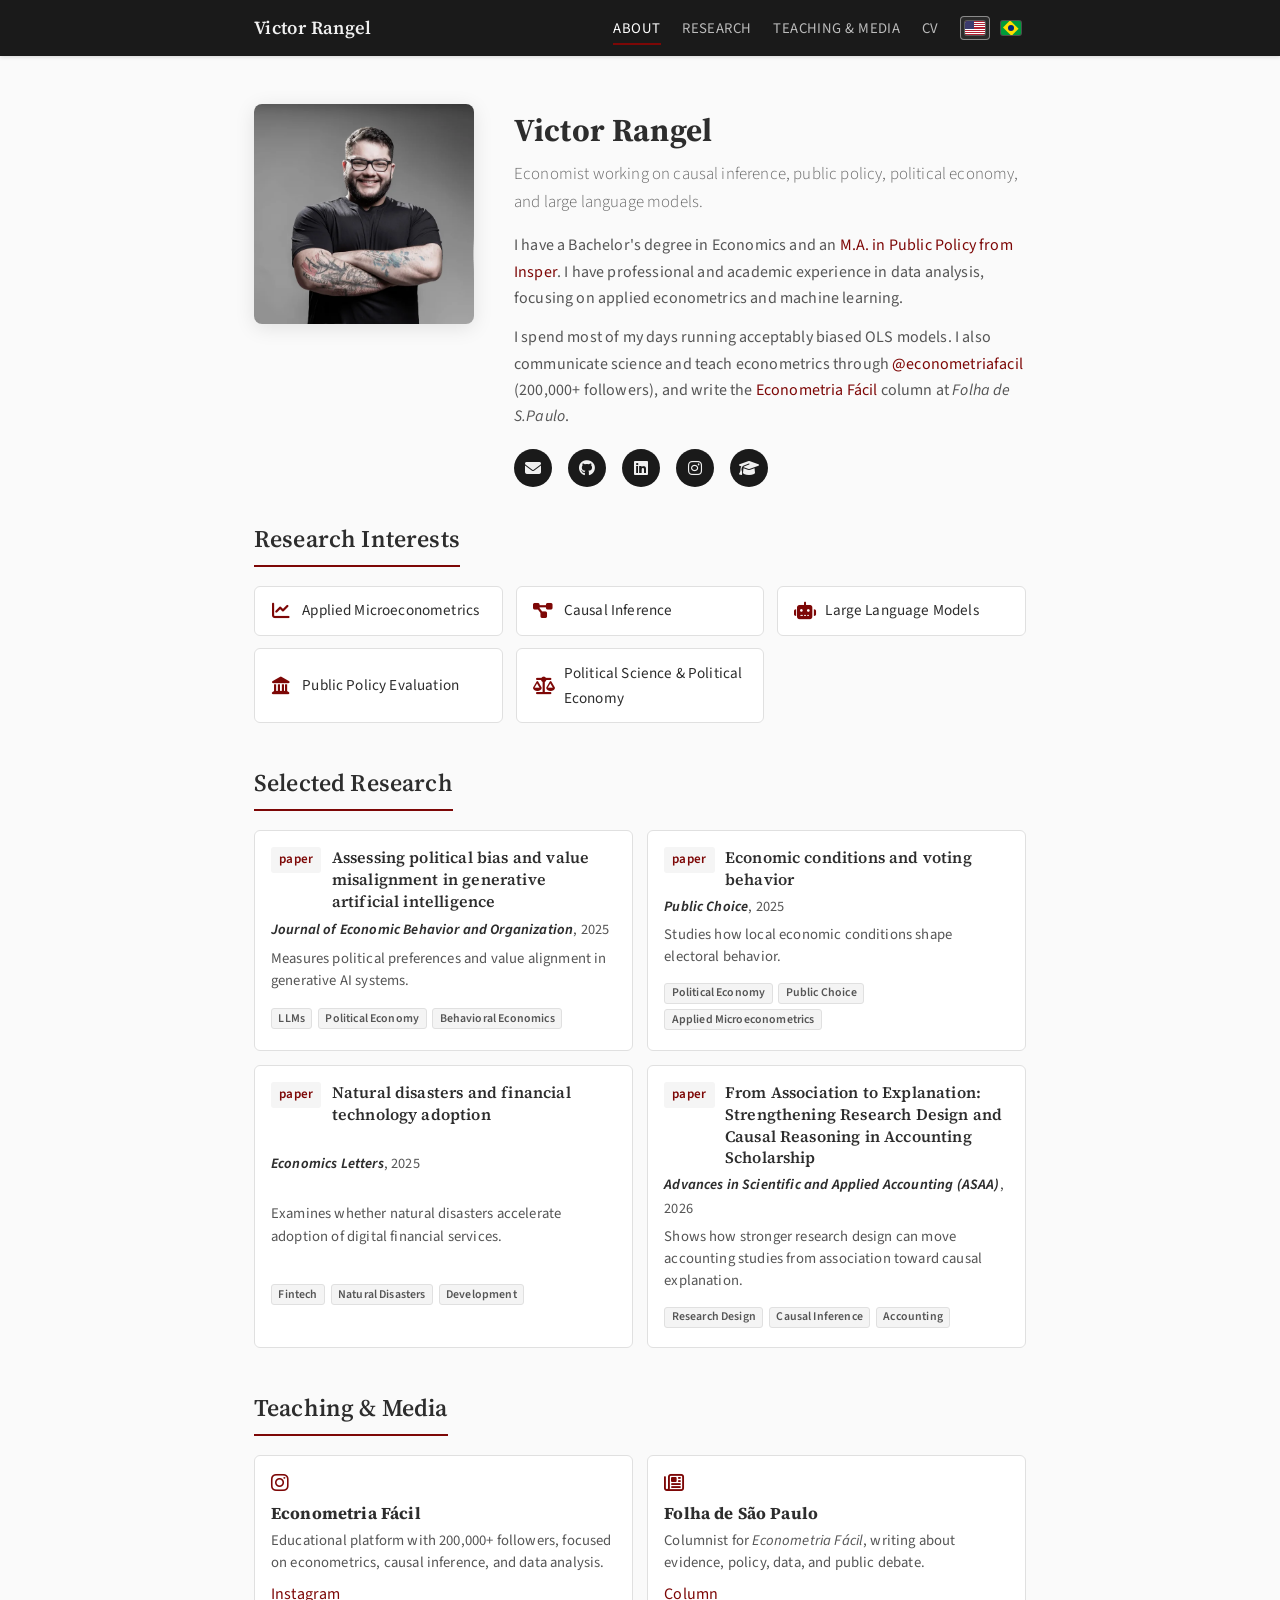
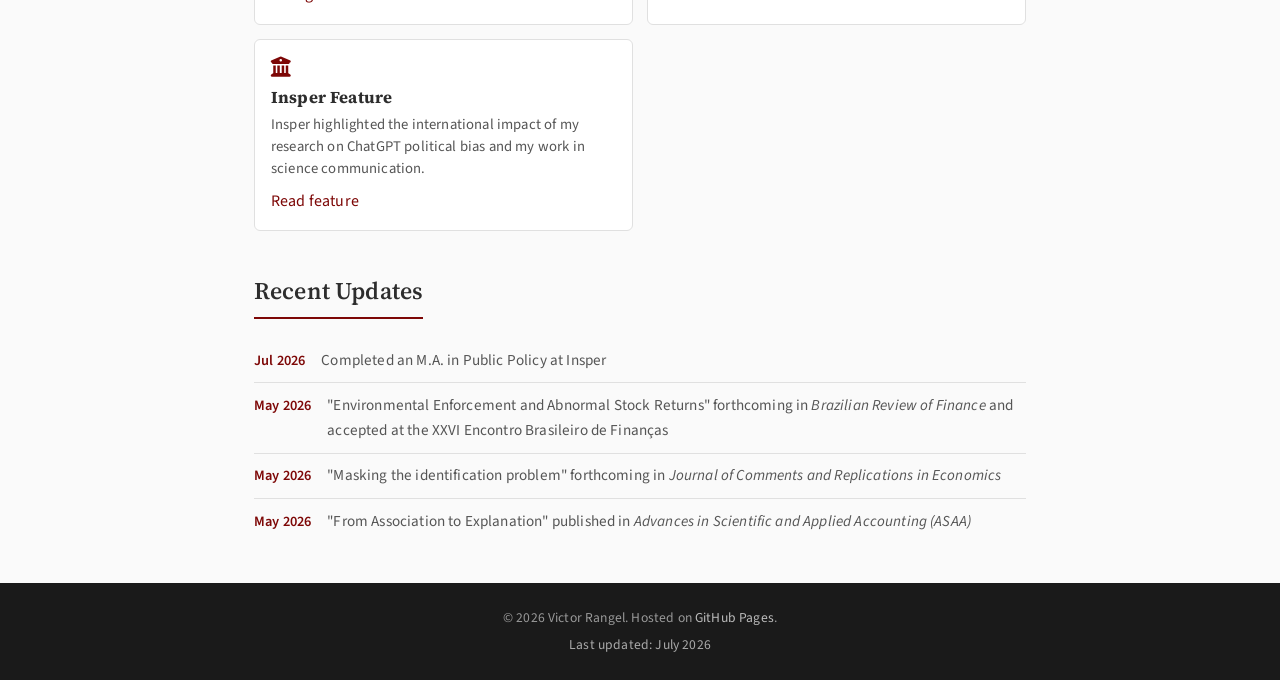
<file: index.html>
<!DOCTYPE html>
<html lang="en">
<head>
    <meta charset="UTF-8">
    <meta name="viewport" content="width=device-width, initial-scale=1.0">
    <title>Victor Rangel - Economist</title>
    <link rel="stylesheet" href="css/style.css">
    <link rel="preconnect" href="https://fonts.googleapis.com">
    <link rel="preconnect" href="https://fonts.gstatic.com" crossorigin>
    <link href="https://fonts.googleapis.com/css2?family=Source+Sans+3:ital,wght@0,300;0,400;0,600;0,700;1,400&family=Source+Serif+4:ital,wght@0,400;0,600;0,700;1,400&display=swap" rel="stylesheet">
    <link rel="stylesheet" href="https://cdnjs.cloudflare.com/ajax/libs/font-awesome/6.5.1/css/all.min.css">
    <meta name="description" content="Victor Rangel is an economist working on causal inference, public policy, political economy, and large language models. Founder of Econometria Facil.">
    <link rel="canonical" href="https://vrangel.com.br/">
    <link rel="alternate" hreflang="en" href="https://vrangel.com.br/">
    <link rel="alternate" hreflang="pt-BR" href="https://vrangel.com.br/index-pt.html">
    <link rel="alternate" hreflang="x-default" href="https://vrangel.com.br/">
    <link rel="icon" type="image/svg+xml" href="img/favicon.svg">
    <meta name="theme-color" content="#1a1a1a">
    <meta property="og:title" content="Victor Rangel">
    <meta property="og:description" content="Economist working on causal inference, public policy, political economy, and large language models.">
    <meta property="og:image" content="https://vrangel.com.br/img/og-card.jpg">
    <meta property="og:image:alt" content="Victor Rangel, Economist">
    <meta property="og:image:width" content="1200">
    <meta property="og:image:height" content="630">
    <meta property="og:url" content="https://vrangel.com.br/">
    <meta property="og:type" content="website">
    <meta property="og:locale" content="en_US">
    <meta property="og:locale:alternate" content="pt_BR">
    <meta name="twitter:card" content="summary_large_image">
    <meta name="twitter:title" content="Victor Rangel - Economist">
    <meta name="twitter:description" content="Economist working on causal inference, public policy, political economy, and large language models.">
    <meta name="twitter:image" content="https://vrangel.com.br/img/og-card.jpg">
    <meta name="twitter:image:alt" content="Victor Rangel, Economist">
    <script type="application/ld+json">
    {
        "@context": "https://schema.org",
        "@type": "Person",
        "@id": "https://vrangel.com.br/#victor-rangel",
        "name": "Victor Rangel",
        "url": "https://vrangel.com.br/",
        "image": "https://vrangel.com.br/img/profile.jpg",
        "jobTitle": "Economist",
        "description": "Economist working on causal inference, public policy, political economy, and large language models.",
        "alumniOf": [
            {"@type": "CollegeOrUniversity", "name": "Insper"},
            {"@type": "CollegeOrUniversity", "name": "FUCAPE Business School"}
        ],
        "sameAs": [
            "https://github.com/vr-rodrigues",
            "https://linkedin.com/in/vr-rodrigues",
            "https://www.instagram.com/econometriafacil/",
            "https://scholar.google.com.br/citations?user=U4JuEFwAAAAJ&hl=pt-BR"
        ]
    }
    </script>
</head>
<body>
    <a class="skip-link" href="#main-content">Skip to main content</a>

    <nav class="navbar">
        <div class="nav-container">
            <a href="index.html" class="nav-brand">Victor Rangel</a>
            <button class="nav-toggle" aria-label="Open navigation" aria-expanded="false" aria-controls="primary-navigation">
                <span></span><span></span><span></span>
            </button>
            <ul class="nav-links" id="primary-navigation">
                <li><a href="index.html" class="active">About</a></li>
                <li><a href="research.html">Research</a></li>
                <li><a href="#teaching-media">Teaching &amp; Media</a></li>
                <li><a href="cv.html">CV</a></li>
                <li class="language-switcher" aria-label="Language selector">
                    <a href="index.html" class="lang-link active" title="English" aria-label="English version"><span class="flag flag-us" aria-hidden="true"></span><span class="sr-only">English</span></a>
                    <a href="index-pt.html" class="lang-link" title="Portugu&ecirc;s" aria-label="Vers&atilde;o em portugu&ecirc;s"><span class="flag flag-br" aria-hidden="true"></span><span class="sr-only">Portugu&ecirc;s</span></a>
                </li>
            </ul>
        </div>
    </nav>

    <main class="container" id="main-content">
        <section class="hero">
            <div class="hero-image">
                <picture>
                    <source srcset="img/profile.webp" type="image/webp">
                    <img src="img/profile.jpg" alt="Victor Rangel" width="220" height="220" decoding="async" fetchpriority="high">
                </picture>
            </div>
            <div class="hero-content">
                <h1>Victor Rangel</h1>
                <p class="subtitle">Economist working on causal inference, public policy, political economy, and large language models.</p>
                <p>
                    I have a Bachelor's degree in Economics and an
                    <a href="https://www.insper.edu.br/pt/cursos/pos-graduacao/mestrado/politicas-publicas" target="_blank">M.A. in Public Policy from Insper</a>.
                    I have professional and academic experience in data analysis, focusing on applied econometrics and machine learning.
                </p>
                <p>
                    I spend most of my days running acceptably biased OLS models.
                    I also communicate science and teach econometrics through
                    <a href="https://www.instagram.com/econometriafacil/" target="_blank">@econometriafacil</a>
                    (200,000+ followers), and write the
                    <a href="https://www1.folha.uol.com.br/colunas/econometria-facil/" target="_blank">Econometria F&aacute;cil</a>
                    column at <em>Folha de S.Paulo</em>.
                </p>

                <div class="social-links">
                    <a href="mailto:victorrsr@al.insper.edu.br" title="Email" aria-label="Email"><i class="fas fa-envelope" aria-hidden="true"></i></a>
                    <a href="https://github.com/vr-rodrigues" target="_blank" title="GitHub" aria-label="GitHub"><i class="fab fa-github" aria-hidden="true"></i></a>
                    <a href="https://linkedin.com/in/vr-rodrigues" target="_blank" title="LinkedIn" aria-label="LinkedIn"><i class="fab fa-linkedin" aria-hidden="true"></i></a>
                    <a href="https://www.instagram.com/econometriafacil/" target="_blank" title="Instagram" aria-label="Instagram"><i class="fab fa-instagram" aria-hidden="true"></i></a>
                    <a href="https://scholar.google.com.br/citations?user=U4JuEFwAAAAJ&amp;hl=pt-BR" target="_blank" title="Google Scholar" aria-label="Google Scholar"><i class="fas fa-graduation-cap" aria-hidden="true"></i></a>
                </div>
            </div>
        </section>

        <section class="section">
            <h2>Research Interests</h2>
            <div class="interests-grid">
                <div class="interest-item">
                    <i class="fas fa-chart-line"></i>
                    <span>Applied Microeconometrics</span>
                </div>
                <div class="interest-item">
                    <i class="fas fa-project-diagram"></i>
                    <span>Causal Inference</span>
                </div>
                <div class="interest-item">
                    <i class="fas fa-robot"></i>
                    <span>Large Language Models</span>
                </div>
                <div class="interest-item">
                    <i class="fas fa-landmark"></i>
                    <span>Public Policy Evaluation</span>
                </div>
                <div class="interest-item">
                    <i class="fas fa-balance-scale"></i>
                    <span>Political Science &amp; Political Economy</span>
                </div>
            </div>
        </section>

        <section class="section">
            <h2>Selected Research</h2>
            <div class="featured-list">
                <article class="featured-item">
                    <p class="featured-title">Assessing political bias and value misalignment in generative artificial intelligence</p>
                    <p class="featured-meta"><em>Journal of Economic Behavior and Organization</em>, 2025</p>
                    <p class="featured-description">Measures political preferences and value alignment in generative AI systems.</p>
                    <p class="paper-tags"><span>LLMs</span><span>Political Economy</span><span>Behavioral Economics</span></p>
                    <p class="paper-links"><a href="https://doi.org/10.1016/j.jebo.2025.106904" target="_blank">paper</a></p>
                </article>
                <article class="featured-item">
                    <p class="featured-title">Economic conditions and voting behavior</p>
                    <p class="featured-meta"><em>Public Choice</em>, 2025</p>
                    <p class="featured-description">Studies how local economic conditions shape electoral behavior.</p>
                    <p class="paper-tags"><span>Political Economy</span><span>Public Choice</span><span>Applied Microeconometrics</span></p>
                    <p class="paper-links"><a href="https://link.springer.com/article/10.1007/s11127-025-01343-9" target="_blank">paper</a></p>
                </article>
                <article class="featured-item">
                    <p class="featured-title">Natural disasters and financial technology adoption</p>
                    <p class="featured-meta"><em>Economics Letters</em>, 2025</p>
                    <p class="featured-description">Examines whether natural disasters accelerate adoption of digital financial services.</p>
                    <p class="paper-tags"><span>Fintech</span><span>Natural Disasters</span><span>Development</span></p>
                    <p class="paper-links"><a href="https://doi.org/10.1016/j.econlet.2024.112092" target="_blank">paper</a></p>
                </article>
                <article class="featured-item">
                    <p class="featured-title">From Association to Explanation: Strengthening Research Design and Causal Reasoning in Accounting Scholarship</p>
                    <p class="featured-meta"><em>Advances in Scientific and Applied Accounting (ASAA)</em>, 2026</p>
                    <p class="featured-description">Shows how stronger research design can move accounting studies from association toward causal explanation.</p>
                    <p class="paper-tags"><span>Research Design</span><span>Causal Inference</span><span>Accounting</span></p>
                    <p class="paper-links"><a href="https://asaa.emnuvens.com.br/asaa/article/view/1334" target="_blank">paper</a></p>
                </article>
            </div>
        </section>

        <section class="section" id="teaching-media">
            <h2>Teaching &amp; Media</h2>
            <div class="media-grid">
                <article class="media-card">
                    <i class="fab fa-instagram"></i>
                    <h3>Econometria F&aacute;cil</h3>
                    <p>Educational platform with 200,000+ followers, focused on econometrics, causal inference, and data analysis.</p>
                    <a href="https://www.instagram.com/econometriafacil/" target="_blank">Instagram</a>
                </article>
                <article class="media-card">
                    <i class="far fa-newspaper"></i>
                    <h3>Folha de S&atilde;o Paulo</h3>
                    <p>Columnist for <em>Econometria F&aacute;cil</em>, writing about evidence, policy, data, and public debate.</p>
                    <a href="https://www1.folha.uol.com.br/colunas/econometria-facil/" target="_blank">Column</a>
                </article>
                <article class="media-card">
                    <i class="fas fa-university"></i>
                    <h3>Insper Feature</h3>
                    <p>Insper highlighted the international impact of my research on ChatGPT political bias and my work in science communication.</p>
                    <a href="https://www.insper.edu.br/pt/conteudos/politicas-publicas/artigo-de-mestrando-do-insper-sobre-vies-politico-do-chatgpt-torna-se-referencia" target="_blank" data-goatcounter-click="media-insper-chatgpt-feature" data-goatcounter-title="Media: Insper feature on ChatGPT political bias">Read feature</a>
                </article>
            </div>
        </section>

        <section class="section">
            <h2>Recent Updates</h2>
            <ul class="updates-list">
                <li>
                    <span class="update-date">Jul 2026</span>
                    <span class="update-text">Completed an M.A. in Public Policy at Insper</span>
                </li>
                <li>
                    <span class="update-date">May 2026</span>
                    <span class="update-text">"Environmental Enforcement and Abnormal Stock Returns" forthcoming in <em>Brazilian Review of Finance</em> and accepted at the XXVI Encontro Brasileiro de Finan&ccedil;as</span>
                </li>
                <li>
                    <span class="update-date">May 2026</span>
                    <span class="update-text">"Masking the identification problem" forthcoming in <em>Journal of Comments and Replications in Economics</em></span>
                </li>
                <li>
                    <span class="update-date">May 2026</span>
                    <span class="update-text">"From Association to Explanation" published in <em>Advances in Scientific and Applied Accounting (ASAA)</em></span>
                </li>
            </ul>
        </section>
    </main>

    <footer>
        <div class="container">
            <p>&copy; 2026 Victor Rangel. Hosted on <a href="https://github.com/vr-rodrigues/vr-rodrigues.github.io" target="_blank">GitHub Pages</a>.</p>
            <p class="footer-updated">Last updated: July 2026</p>
        </div>
    </footer>

    <script src="js/site.js"></script>
    <script data-goatcounter="https://vrangel.goatcounter.com/count" async src="https://gc.zgo.at/count.js"></script>

</body>
</html>
</file>
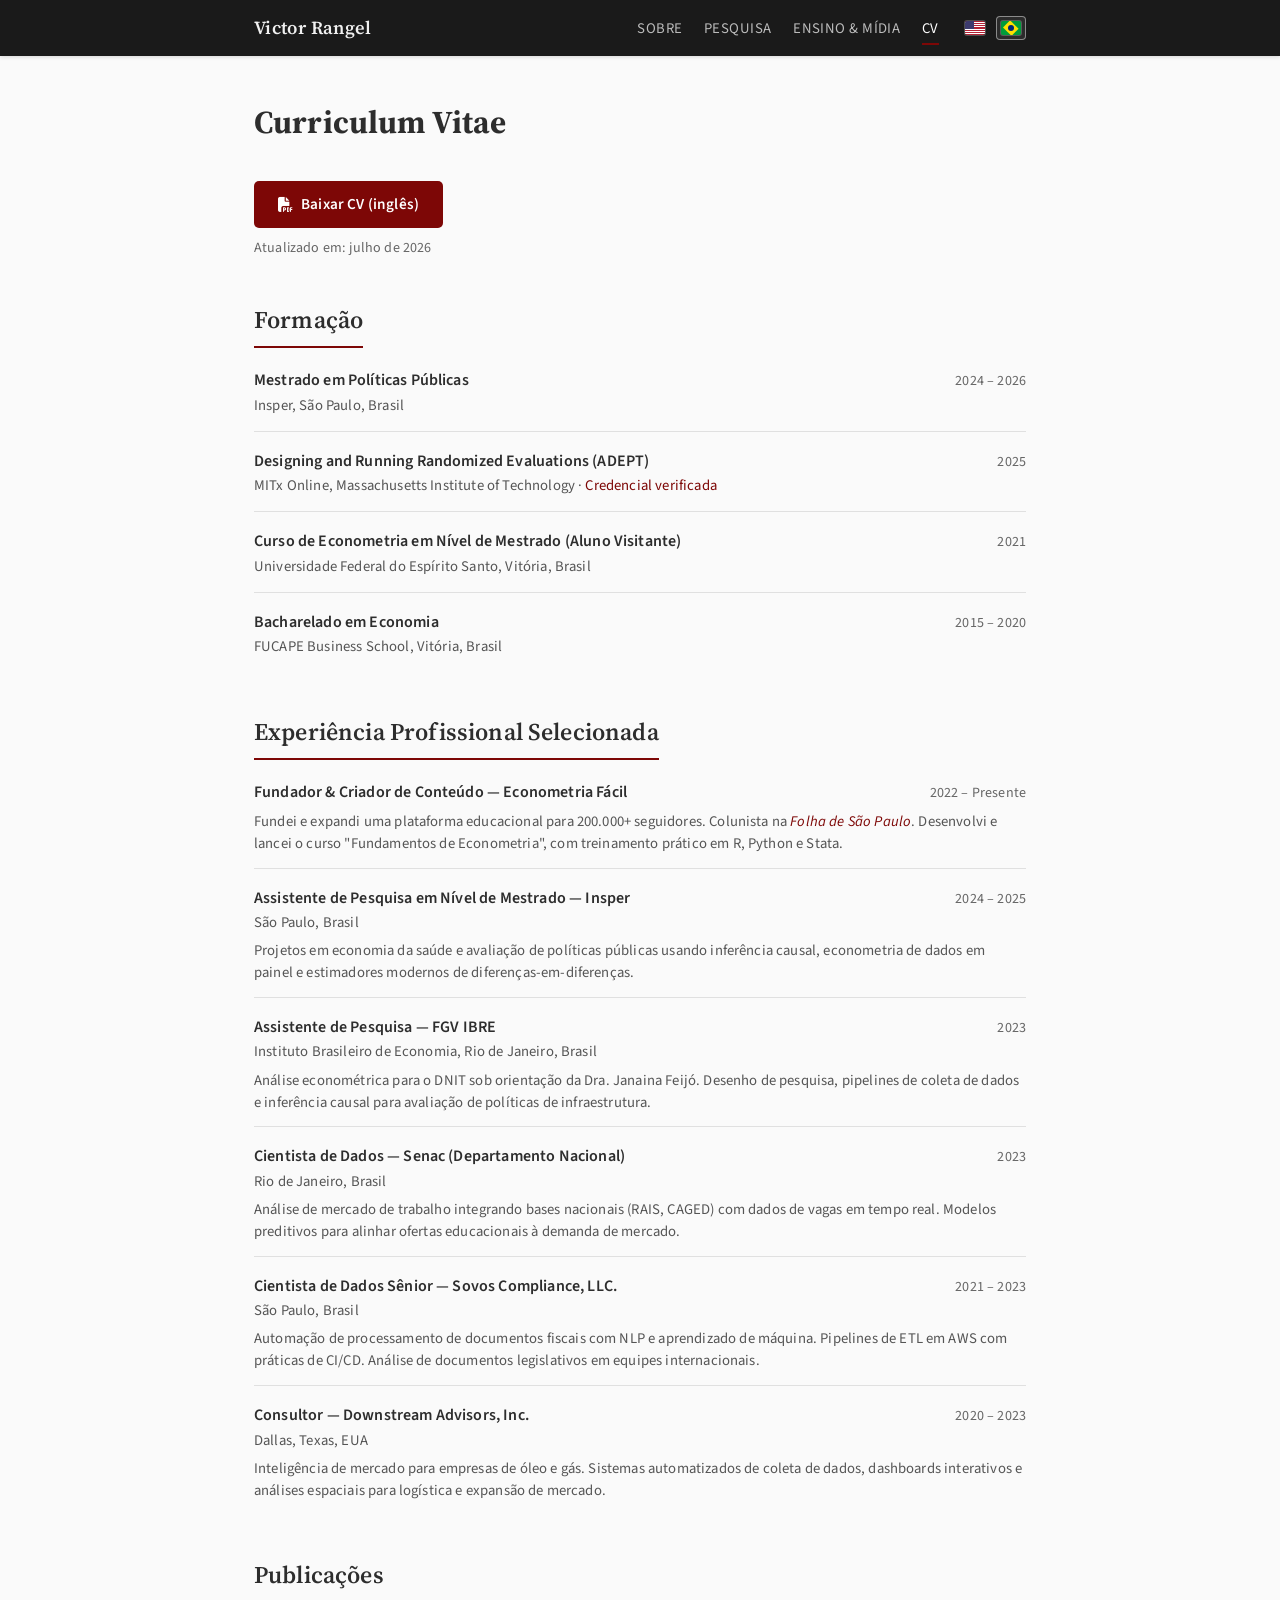
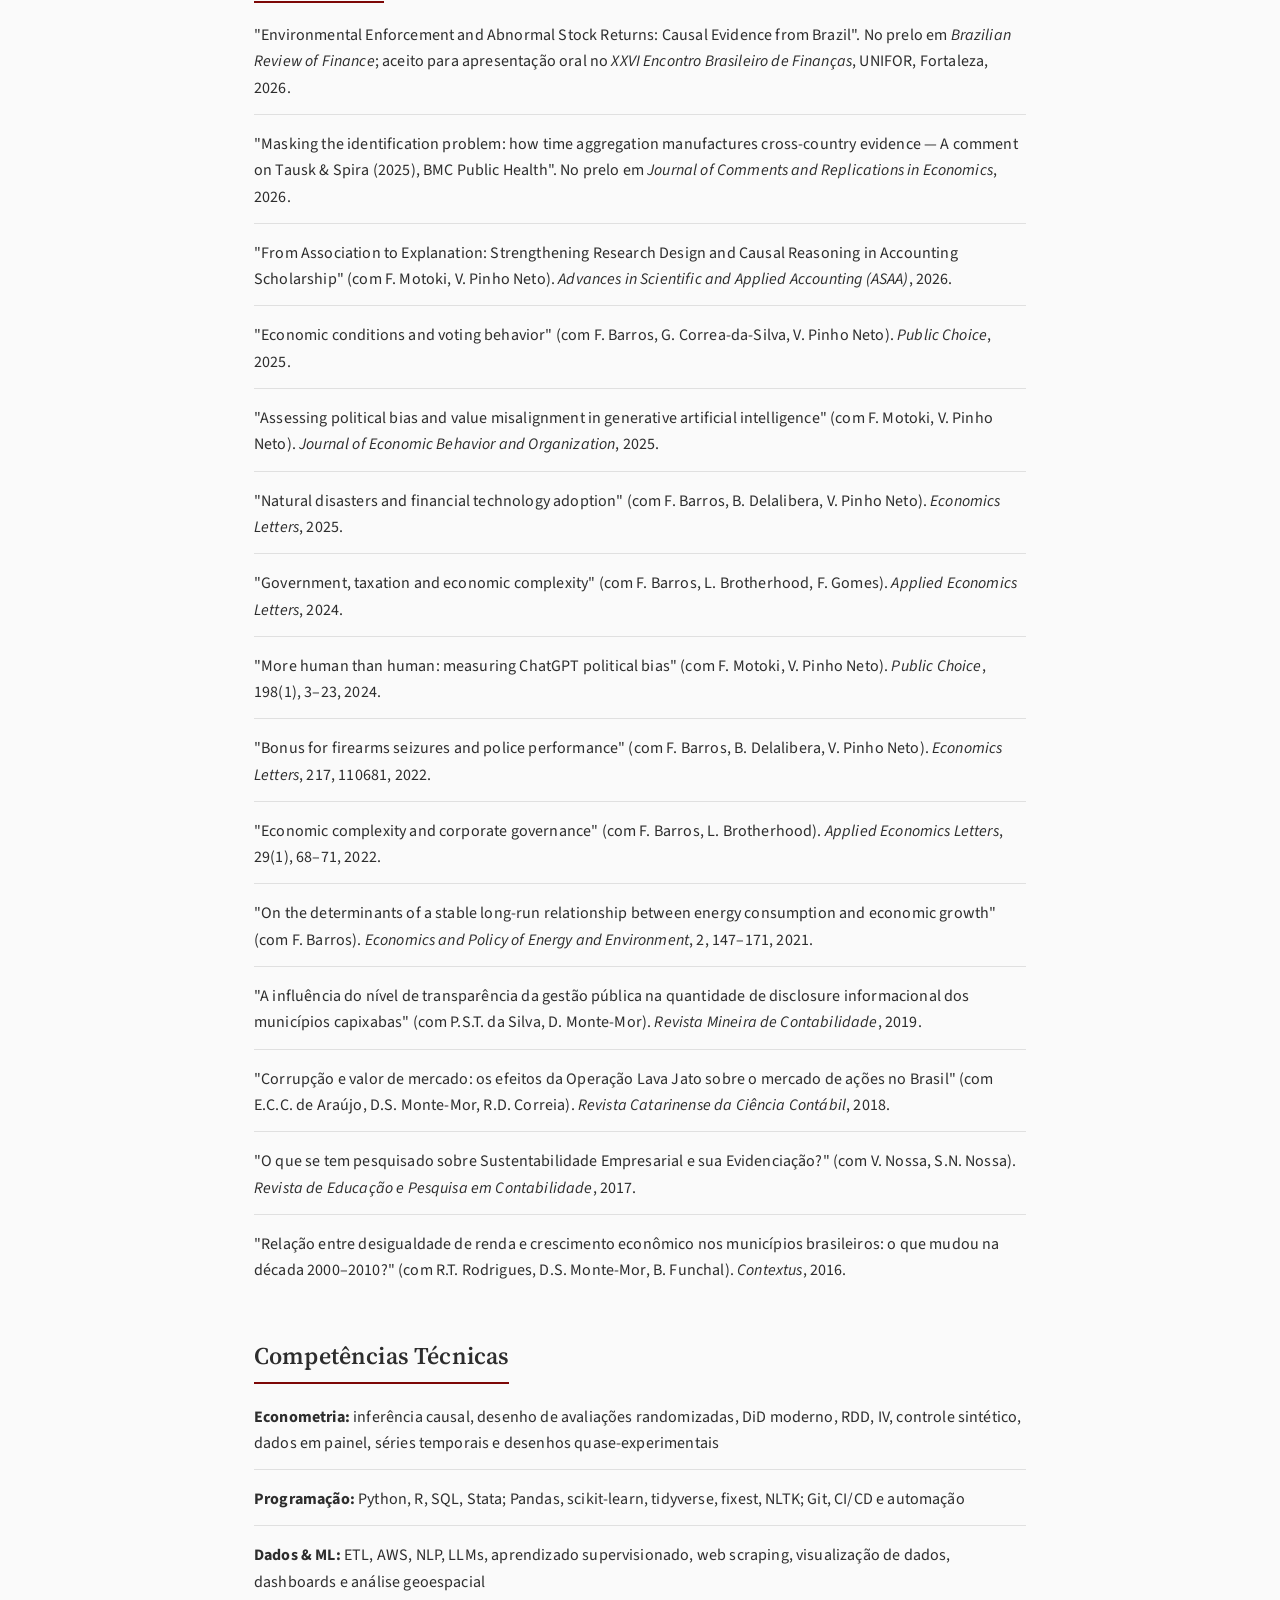
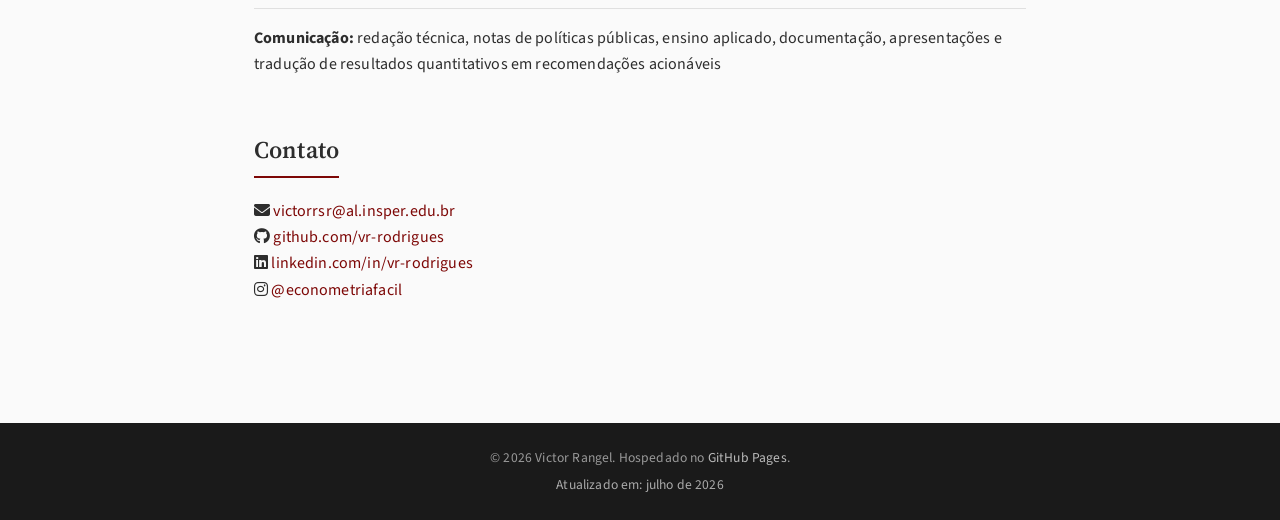
<file: cv-pt.html>
<!DOCTYPE html>
<html lang="pt-BR">
<head>
    <meta charset="UTF-8">
    <meta name="viewport" content="width=device-width, initial-scale=1.0">
    <title>CV - Victor Rangel</title>
    <link rel="stylesheet" href="css/style.css">
    <link rel="preconnect" href="https://fonts.googleapis.com">
    <link rel="preconnect" href="https://fonts.gstatic.com" crossorigin>
    <link href="https://fonts.googleapis.com/css2?family=Source+Sans+3:ital,wght@0,300;0,400;0,600;0,700;1,400&family=Source+Serif+4:ital,wght@0,400;0,600;0,700;1,400&display=swap" rel="stylesheet">
    <link rel="stylesheet" href="https://cdnjs.cloudflare.com/ajax/libs/font-awesome/6.5.1/css/all.min.css">
    <meta name="description" content="Curr&iacute;culo de Victor Rangel. Economista, mestre em Pol&iacute;ticas P&uacute;blicas pelo Insper.">
    <link rel="icon" type="image/svg+xml" href="img/favicon.svg">
    <link rel="canonical" href="https://vrangel.com.br/cv-pt.html">
    <link rel="alternate" hreflang="en" href="https://vrangel.com.br/cv.html">
    <link rel="alternate" hreflang="pt-BR" href="https://vrangel.com.br/cv-pt.html">
    <link rel="alternate" hreflang="x-default" href="https://vrangel.com.br/cv.html">
    <meta name="theme-color" content="#1a1a1a">
    <meta property="og:title" content="CV - Victor Rangel">
    <meta property="og:description" content="Curr&iacute;culo de Victor Rangel. Economista, mestre em Pol&iacute;ticas P&uacute;blicas pelo Insper.">
    <meta property="og:image" content="https://vrangel.com.br/img/og-card-pt.jpg">
    <meta property="og:image:alt" content="Victor Rangel, Economista">
    <meta property="og:image:width" content="1200">
    <meta property="og:image:height" content="630">
    <meta property="og:url" content="https://vrangel.com.br/cv-pt.html">
    <meta property="og:type" content="website">
    <meta property="og:locale" content="pt_BR">
    <meta property="og:locale:alternate" content="en_US">
    <meta name="twitter:card" content="summary_large_image">
    <meta name="twitter:title" content="CV - Victor Rangel">
    <meta name="twitter:description" content="Curr&iacute;culo de Victor Rangel. Economista, mestre em Pol&iacute;ticas P&uacute;blicas pelo Insper.">
    <meta name="twitter:image" content="https://vrangel.com.br/img/og-card-pt.jpg">
    <meta name="twitter:image:alt" content="Victor Rangel, Economista">
</head>
<body>
    <a class="skip-link" href="#main-content">Ir para o conte&uacute;do principal</a>

    <nav class="navbar">
        <div class="nav-container">
            <a href="index-pt.html" class="nav-brand">Victor Rangel</a>
            <button class="nav-toggle" aria-label="Abrir navega&ccedil;&atilde;o" aria-expanded="false" aria-controls="primary-navigation">
                <span></span><span></span><span></span>
            </button>
            <ul class="nav-links" id="primary-navigation">
                <li><a href="index-pt.html">Sobre</a></li>
                <li><a href="research-pt.html">Pesquisa</a></li>
                <li><a href="index-pt.html#ensino-midia">Ensino &amp; M&iacute;dia</a></li>
                <li><a href="cv-pt.html" class="active">CV</a></li>
                <li class="language-switcher" aria-label="Seletor de idioma">
                    <a href="cv.html" class="lang-link" title="English" aria-label="English version"><span class="flag flag-us" aria-hidden="true"></span><span class="sr-only">English</span></a>
                    <a href="cv-pt.html" class="lang-link active" title="Portugu&ecirc;s" aria-label="Vers&atilde;o em portugu&ecirc;s"><span class="flag flag-br" aria-hidden="true"></span><span class="sr-only">Portugu&ecirc;s</span></a>
                </li>
            </ul>
        </div>
    </nav>

    <main class="container page-content" id="main-content">
        <h1 class="page-title">Curriculum Vitae</h1>

        <div class="cv-download">
            <a href="files/cv_victor_rangel.pdf" class="btn" target="_blank">
                <i class="fas fa-file-pdf"></i> Baixar CV (ingl&ecirc;s)
            </a>
            <p class="last-updated">Atualizado em: julho de 2026</p>
        </div>

        <!-- ==================== EDUCATION ==================== -->
        <section class="section">
            <h2>Forma&ccedil;&atilde;o</h2>
            <div class="cv-entry">
                <div class="cv-entry-header">
                    <span class="cv-entry-title">Mestrado em Pol&iacute;ticas P&uacute;blicas</span>
                    <span class="cv-entry-date">2024 &ndash; 2026</span>
                </div>
                <p class="cv-entry-institution">Insper, S&atilde;o Paulo, Brasil</p>
            </div>
            <div class="cv-entry">
                <div class="cv-entry-header">
                    <span class="cv-entry-title">Designing and Running Randomized Evaluations (ADEPT)</span>
                    <span class="cv-entry-date">2025</span>
                </div>
                <p class="cv-entry-institution">MITx Online, Massachusetts Institute of Technology &middot; <a href="https://mitxonline.mit.edu/certificate/19b44cd2-3124-4ac6-a9b6-e54323d81797/" target="_blank">Credencial verificada</a></p>
            </div>
            <div class="cv-entry">
                <div class="cv-entry-header">
                    <span class="cv-entry-title">Curso de Econometria em N&iacute;vel de Mestrado (Aluno Visitante)</span>
                    <span class="cv-entry-date">2021</span>
                </div>
                <p class="cv-entry-institution">Universidade Federal do Esp&iacute;rito Santo, Vit&oacute;ria, Brasil</p>
            </div>
            <div class="cv-entry">
                <div class="cv-entry-header">
                    <span class="cv-entry-title">Bacharelado em Economia</span>
                    <span class="cv-entry-date">2015 &ndash; 2020</span>
                </div>
                <p class="cv-entry-institution">FUCAPE Business School, Vit&oacute;ria, Brasil</p>
            </div>
        </section>

        <!-- ==================== PROFESSIONAL EXPERIENCE ==================== -->
        <section class="section">
            <h2>Experi&ecirc;ncia Profissional Selecionada</h2>

            <div class="cv-entry">
                <div class="cv-entry-header">
                    <span class="cv-entry-title">Fundador &amp; Criador de Conte&uacute;do &mdash; Econometria F&aacute;cil</span>
                    <span class="cv-entry-date">2022 &ndash; Presente</span>
                </div>
                <p class="cv-entry-description">Fundei e expandi uma plataforma educacional para 200.000+ seguidores. Colunista na <a href="https://www1.folha.uol.com.br/colunas/econometria-facil/" target="_blank"><em>Folha de S&atilde;o Paulo</em></a>. Desenvolvi e lancei o curso "Fundamentos de Econometria", com treinamento pr&aacute;tico em R, Python e Stata.</p>
            </div>

            <div class="cv-entry">
                <div class="cv-entry-header">
                    <span class="cv-entry-title">Assistente de Pesquisa em N&iacute;vel de Mestrado &mdash; Insper</span>
                    <span class="cv-entry-date">2024 &ndash; 2025</span>
                </div>
                <p class="cv-entry-institution">S&atilde;o Paulo, Brasil</p>
                <p class="cv-entry-description">Projetos em economia da sa&uacute;de e avalia&ccedil;&atilde;o de pol&iacute;ticas p&uacute;blicas usando infer&ecirc;ncia causal, econometria de dados em painel e estimadores modernos de diferen&ccedil;as-em-diferen&ccedil;as.</p>
            </div>

            <div class="cv-entry">
                <div class="cv-entry-header">
                    <span class="cv-entry-title">Assistente de Pesquisa &mdash; FGV IBRE</span>
                    <span class="cv-entry-date">2023</span>
                </div>
                <p class="cv-entry-institution">Instituto Brasileiro de Economia, Rio de Janeiro, Brasil</p>
                <p class="cv-entry-description">An&aacute;lise econom&eacute;trica para o DNIT sob orienta&ccedil;&atilde;o da Dra. Janaina Feij&oacute;. Desenho de pesquisa, pipelines de coleta de dados e infer&ecirc;ncia causal para avalia&ccedil;&atilde;o de pol&iacute;ticas de infraestrutura.</p>
            </div>

            <div class="cv-entry">
                <div class="cv-entry-header">
                    <span class="cv-entry-title">Cientista de Dados &mdash; Senac (Departamento Nacional)</span>
                    <span class="cv-entry-date">2023</span>
                </div>
                <p class="cv-entry-institution">Rio de Janeiro, Brasil</p>
                <p class="cv-entry-description">An&aacute;lise de mercado de trabalho integrando bases nacionais (RAIS, CAGED) com dados de vagas em tempo real. Modelos preditivos para alinhar ofertas educacionais &agrave; demanda de mercado.</p>
            </div>

            <div class="cv-entry">
                <div class="cv-entry-header">
                    <span class="cv-entry-title">Cientista de Dados S&ecirc;nior &mdash; Sovos Compliance, LLC.</span>
                    <span class="cv-entry-date">2021 &ndash; 2023</span>
                </div>
                <p class="cv-entry-institution">S&atilde;o Paulo, Brasil</p>
                <p class="cv-entry-description">Automa&ccedil;&atilde;o de processamento de documentos fiscais com NLP e aprendizado de m&aacute;quina. Pipelines de ETL em AWS com pr&aacute;ticas de CI/CD. An&aacute;lise de documentos legislativos em equipes internacionais.</p>
            </div>

            <div class="cv-entry">
                <div class="cv-entry-header">
                    <span class="cv-entry-title">Consultor &mdash; Downstream Advisors, Inc.</span>
                    <span class="cv-entry-date">2020 &ndash; 2023</span>
                </div>
                <p class="cv-entry-institution">Dallas, Texas, EUA</p>
                <p class="cv-entry-description">Intelig&ecirc;ncia de mercado para empresas de &oacute;leo e g&aacute;s. Sistemas automatizados de coleta de dados, dashboards interativos e an&aacute;lises espaciais para log&iacute;stica e expans&atilde;o de mercado.</p>
            </div>
        </section>

        <!-- ==================== PUBLICATIONS ==================== -->
        <section class="section">
            <h2>Publica&ccedil;&otilde;es</h2>

            <div class="cv-entry">
                <p>"Environmental Enforcement and Abnormal Stock Returns: Causal Evidence from Brazil". No prelo em <em>Brazilian Review of Finance</em>; aceito para apresenta&ccedil;&atilde;o oral no <em>XXVI Encontro Brasileiro de Finan&ccedil;as</em>, UNIFOR, Fortaleza, 2026.</p>
            </div>
            <div class="cv-entry">
                <p>"Masking the identification problem: how time aggregation manufactures cross-country evidence &mdash; A comment on Tausk &amp; Spira (2025), BMC Public Health". No prelo em <em>Journal of Comments and Replications in Economics</em>, 2026.</p>
            </div>
            <div class="cv-entry">
                <p>"From Association to Explanation: Strengthening Research Design and Causal Reasoning in Accounting Scholarship" (com F. Motoki, V. Pinho Neto). <em>Advances in Scientific and Applied Accounting (ASAA)</em>, 2026.</p>
            </div>
            <div class="cv-entry">
                <p>"Economic conditions and voting behavior" (com F. Barros, G. Correa-da-Silva, V. Pinho Neto). <em>Public Choice</em>, 2025.</p>
            </div>
            <div class="cv-entry">
                <p>"Assessing political bias and value misalignment in generative artificial intelligence" (com F. Motoki, V. Pinho Neto). <em>Journal of Economic Behavior and Organization</em>, 2025.</p>
            </div>
            <div class="cv-entry">
                <p>"Natural disasters and financial technology adoption" (com F. Barros, B. Delalibera, V. Pinho Neto). <em>Economics Letters</em>, 2025.</p>
            </div>
            <div class="cv-entry">
                <p>"Government, taxation and economic complexity" (com F. Barros, L. Brotherhood, F. Gomes). <em>Applied Economics Letters</em>, 2024.</p>
            </div>
            <div class="cv-entry">
                <p>"More human than human: measuring ChatGPT political bias" (com F. Motoki, V. Pinho Neto). <em>Public Choice</em>, 198(1), 3&ndash;23, 2024.</p>
            </div>
            <div class="cv-entry">
                <p>"Bonus for firearms seizures and police performance" (com F. Barros, B. Delalibera, V. Pinho Neto). <em>Economics Letters</em>, 217, 110681, 2022.</p>
            </div>
            <div class="cv-entry">
                <p>"Economic complexity and corporate governance" (com F. Barros, L. Brotherhood). <em>Applied Economics Letters</em>, 29(1), 68&ndash;71, 2022.</p>
            </div>
            <div class="cv-entry">
                <p>"On the determinants of a stable long-run relationship between energy consumption and economic growth" (com F. Barros). <em>Economics and Policy of Energy and Environment</em>, 2, 147&ndash;171, 2021.</p>
            </div>
            <div class="cv-entry">
                <p>"A influ&ecirc;ncia do n&iacute;vel de transpar&ecirc;ncia da gest&atilde;o p&uacute;blica na quantidade de disclosure informacional dos munic&iacute;pios capixabas" (com P.S.T. da Silva, D. Monte-Mor). <em>Revista Mineira de Contabilidade</em>, 2019.</p>
            </div>
            <div class="cv-entry">
                <p>"Corrup&ccedil;&atilde;o e valor de mercado: os efeitos da Opera&ccedil;&atilde;o Lava Jato sobre o mercado de a&ccedil;&otilde;es no Brasil" (com E.C.C. de Ara&uacute;jo, D.S. Monte-Mor, R.D. Correia). <em>Revista Catarinense da Ci&ecirc;ncia Cont&aacute;bil</em>, 2018.</p>
            </div>
            <div class="cv-entry">
                <p>"O que se tem pesquisado sobre Sustentabilidade Empresarial e sua Evidencia&ccedil;&atilde;o?" (com V. Nossa, S.N. Nossa). <em>Revista de Educa&ccedil;&atilde;o e Pesquisa em Contabilidade</em>, 2017.</p>
            </div>
            <div class="cv-entry">
                <p>"Rela&ccedil;&atilde;o entre desigualdade de renda e crescimento econ&ocirc;mico nos munic&iacute;pios brasileiros: o que mudou na d&eacute;cada 2000&ndash;2010?" (com R.T. Rodrigues, D.S. Monte-Mor, B. Funchal). <em>Contextus</em>, 2016.</p>
            </div>
        </section>

        <!-- ==================== TECHNICAL SKILLS ==================== -->
        <section class="section">
            <h2>Compet&ecirc;ncias T&eacute;cnicas</h2>
            <div class="cv-entry">
                <p><strong>Econometria:</strong> infer&ecirc;ncia causal, desenho de avalia&ccedil;&otilde;es randomizadas, DiD moderno, RDD, IV, controle sint&eacute;tico, dados em painel, s&eacute;ries temporais e desenhos quase-experimentais</p>
            </div>
            <div class="cv-entry">
                <p><strong>Programa&ccedil;&atilde;o:</strong> Python, R, SQL, Stata; Pandas, scikit-learn, tidyverse, fixest, NLTK; Git, CI/CD e automa&ccedil;&atilde;o</p>
            </div>
            <div class="cv-entry">
                <p><strong>Dados &amp; ML:</strong> ETL, AWS, NLP, LLMs, aprendizado supervisionado, web scraping, visualiza&ccedil;&atilde;o de dados, dashboards e an&aacute;lise geoespacial</p>
            </div>
            <div class="cv-entry">
                <p><strong>Comunica&ccedil;&atilde;o:</strong> reda&ccedil;&atilde;o t&eacute;cnica, notas de pol&iacute;ticas p&uacute;blicas, ensino aplicado, documenta&ccedil;&atilde;o, apresenta&ccedil;&otilde;es e tradu&ccedil;&atilde;o de resultados quantitativos em recomenda&ccedil;&otilde;es acion&aacute;veis</p>
            </div>
        </section>

        <!-- ==================== CONTACT ==================== -->
        <section class="section">
            <h2>Contato</h2>
            <p>
                <i class="fas fa-envelope"></i> <a href="mailto:victorrsr@al.insper.edu.br">victorrsr@al.insper.edu.br</a><br>
                <i class="fab fa-github"></i> <a href="https://github.com/vr-rodrigues" target="_blank">github.com/vr-rodrigues</a><br>
                <i class="fab fa-linkedin"></i> <a href="https://linkedin.com/in/vr-rodrigues" target="_blank">linkedin.com/in/vr-rodrigues</a><br>
                <i class="fab fa-instagram"></i> <a href="https://www.instagram.com/econometriafacil/" target="_blank">@econometriafacil</a>
            </p>
        </section>
    </main>

    <footer>
        <div class="container">
            <p>&copy; 2026 Victor Rangel. Hospedado no <a href="https://github.com/vr-rodrigues/vr-rodrigues.github.io" target="_blank">GitHub Pages</a>.</p>
            <p class="footer-updated">Atualizado em: julho de 2026</p>
        </div>
    </footer>

    <script src="js/site.js"></script>
    <script data-goatcounter="https://vrangel.goatcounter.com/count" async src="https://gc.zgo.at/count.js"></script>

</body>
</html>
</file>
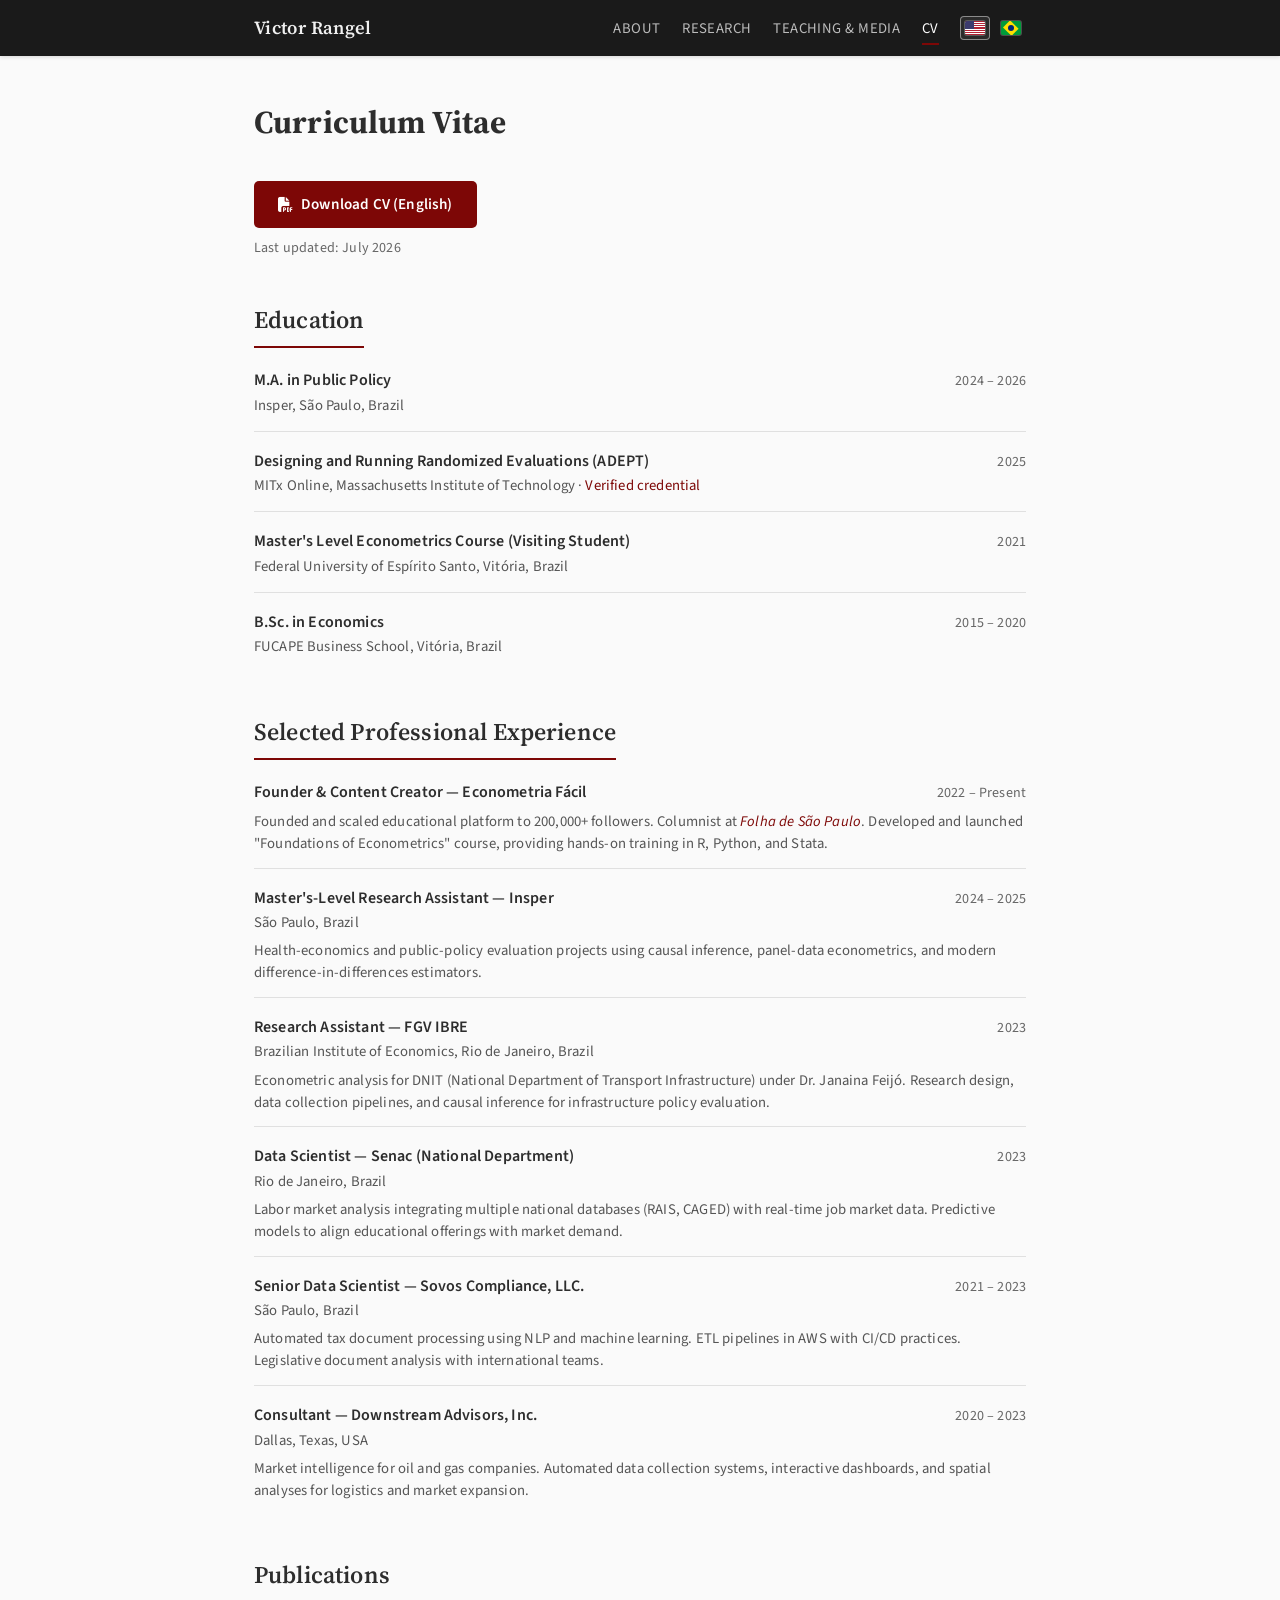
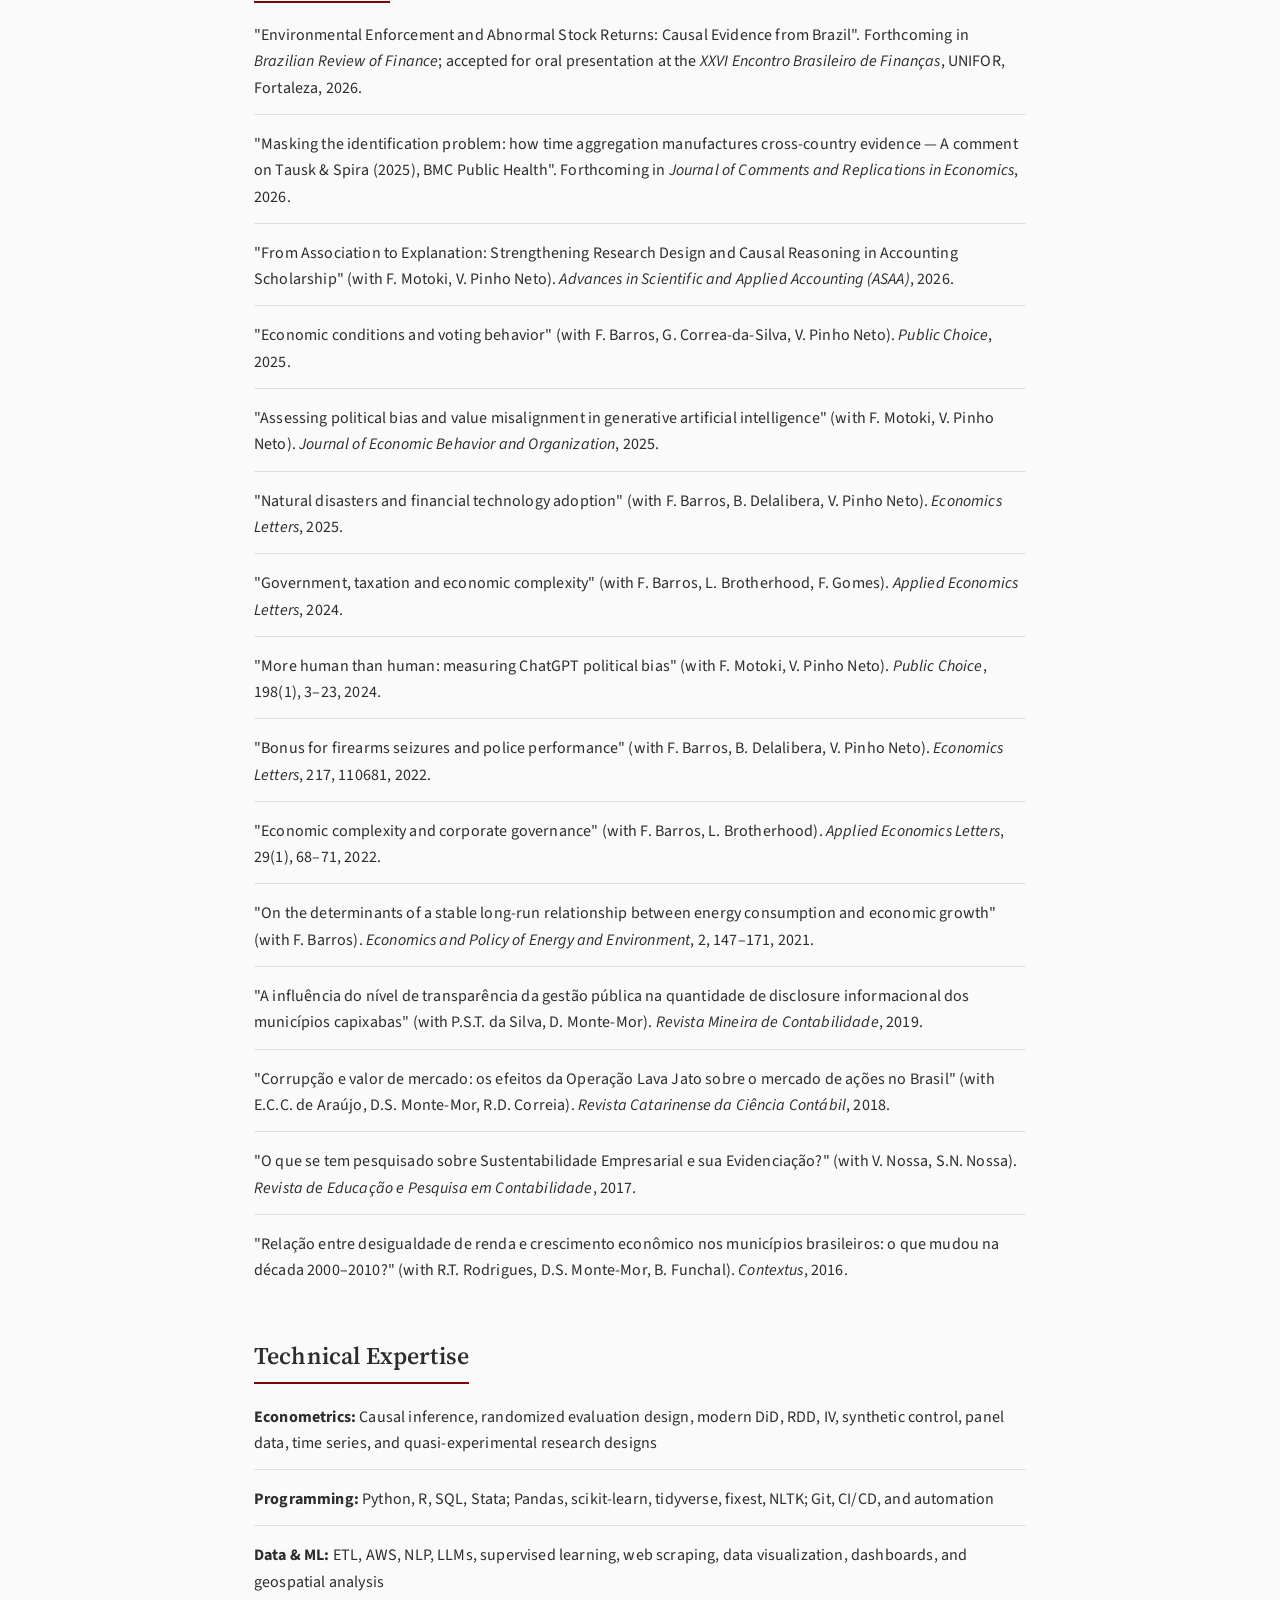
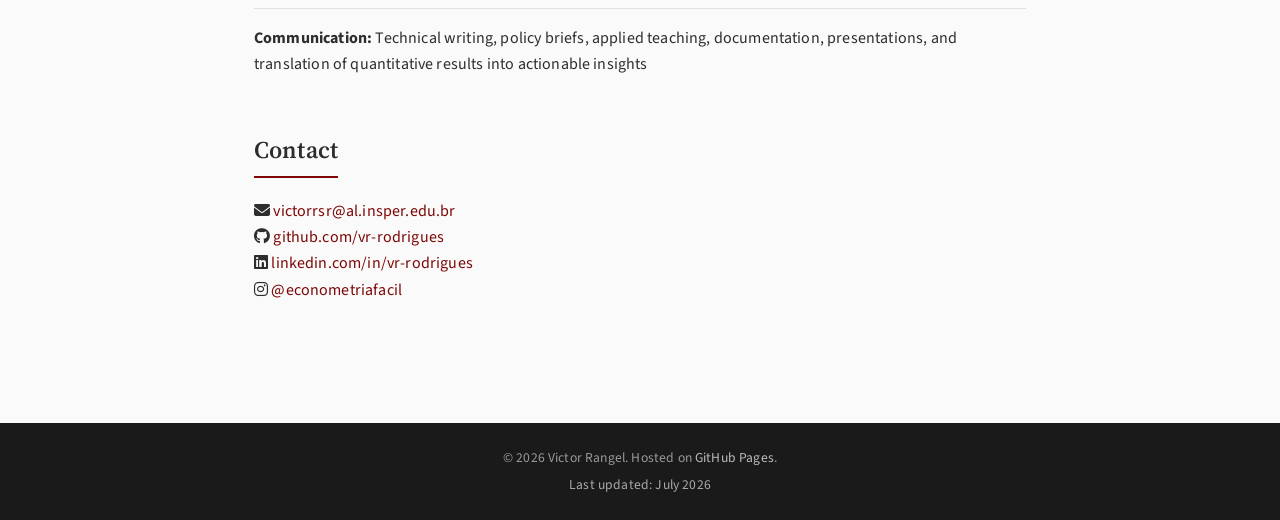
<file: cv.html>
<!DOCTYPE html>
<html lang="en">
<head>
    <meta charset="UTF-8">
    <meta name="viewport" content="width=device-width, initial-scale=1.0">
    <title>CV - Victor Rangel</title>
    <link rel="stylesheet" href="css/style.css">
    <link rel="preconnect" href="https://fonts.googleapis.com">
    <link rel="preconnect" href="https://fonts.gstatic.com" crossorigin>
    <link href="https://fonts.googleapis.com/css2?family=Source+Sans+3:ital,wght@0,300;0,400;0,600;0,700;1,400&family=Source+Serif+4:ital,wght@0,400;0,600;0,700;1,400&display=swap" rel="stylesheet">
    <link rel="stylesheet" href="https://cdnjs.cloudflare.com/ajax/libs/font-awesome/6.5.1/css/all.min.css">
    <meta name="description" content="Victor Rangel - Curriculum Vitae">
    <link rel="icon" type="image/svg+xml" href="img/favicon.svg">
    <link rel="canonical" href="https://vrangel.com.br/cv.html">
    <link rel="alternate" hreflang="en" href="https://vrangel.com.br/cv.html">
    <link rel="alternate" hreflang="pt-BR" href="https://vrangel.com.br/cv-pt.html">
    <link rel="alternate" hreflang="x-default" href="https://vrangel.com.br/cv.html">
    <meta name="theme-color" content="#1a1a1a">
    <meta property="og:title" content="CV - Victor Rangel">
    <meta property="og:description" content="Curriculum Vitae - Victor Rangel. Economist, M.A. in Public Policy from Insper.">
    <meta property="og:image" content="https://vrangel.com.br/img/og-card.jpg">
    <meta property="og:image:alt" content="Victor Rangel, Economist">
    <meta property="og:image:width" content="1200">
    <meta property="og:image:height" content="630">
    <meta property="og:url" content="https://vrangel.com.br/cv.html">
    <meta property="og:type" content="website">
    <meta property="og:locale" content="en_US">
    <meta property="og:locale:alternate" content="pt_BR">
    <meta name="twitter:card" content="summary_large_image">
    <meta name="twitter:title" content="CV - Victor Rangel">
    <meta name="twitter:description" content="Curriculum Vitae - Victor Rangel. Economist, M.A. in Public Policy from Insper.">
    <meta name="twitter:image" content="https://vrangel.com.br/img/og-card.jpg">
    <meta name="twitter:image:alt" content="Victor Rangel, Economist">
</head>
<body>
    <a class="skip-link" href="#main-content">Skip to main content</a>

    <nav class="navbar">
        <div class="nav-container">
            <a href="index.html" class="nav-brand">Victor Rangel</a>
            <button class="nav-toggle" aria-label="Open navigation" aria-expanded="false" aria-controls="primary-navigation">
                <span></span><span></span><span></span>
            </button>
            <ul class="nav-links" id="primary-navigation">
                <li><a href="index.html">About</a></li>
                <li><a href="research.html">Research</a></li>
                <li><a href="index.html#teaching-media">Teaching &amp; Media</a></li>
                <li><a href="cv.html" class="active">CV</a></li>
                <li class="language-switcher" aria-label="Language selector">
                    <a href="cv.html" class="lang-link active" title="English" aria-label="English version"><span class="flag flag-us" aria-hidden="true"></span><span class="sr-only">English</span></a>
                    <a href="cv-pt.html" class="lang-link" title="Portugu&ecirc;s" aria-label="Vers&atilde;o em portugu&ecirc;s"><span class="flag flag-br" aria-hidden="true"></span><span class="sr-only">Portugu&ecirc;s</span></a>
                </li>
            </ul>
        </div>
    </nav>

    <main class="container page-content" id="main-content">
        <h1 class="page-title">Curriculum Vitae</h1>

        <div class="cv-download">
            <a href="files/cv_victor_rangel.pdf" class="btn" target="_blank">
                <i class="fas fa-file-pdf"></i> Download CV (English)
            </a>
            <p class="last-updated">Last updated: July 2026</p>
        </div>

        <!-- ==================== EDUCATION ==================== -->
        <section class="section">
            <h2>Education</h2>
            <div class="cv-entry">
                <div class="cv-entry-header">
                    <span class="cv-entry-title">M.A. in Public Policy</span>
                    <span class="cv-entry-date">2024 &ndash; 2026</span>
                </div>
                <p class="cv-entry-institution">Insper, S&atilde;o Paulo, Brazil</p>
            </div>
            <div class="cv-entry">
                <div class="cv-entry-header">
                    <span class="cv-entry-title">Designing and Running Randomized Evaluations (ADEPT)</span>
                    <span class="cv-entry-date">2025</span>
                </div>
                <p class="cv-entry-institution">MITx Online, Massachusetts Institute of Technology &middot; <a href="https://mitxonline.mit.edu/certificate/19b44cd2-3124-4ac6-a9b6-e54323d81797/" target="_blank">Verified credential</a></p>
            </div>
            <div class="cv-entry">
                <div class="cv-entry-header">
                    <span class="cv-entry-title">Master's Level Econometrics Course (Visiting Student)</span>
                    <span class="cv-entry-date">2021</span>
                </div>
                <p class="cv-entry-institution">Federal University of Esp&iacute;rito Santo, Vit&oacute;ria, Brazil</p>
            </div>
            <div class="cv-entry">
                <div class="cv-entry-header">
                    <span class="cv-entry-title">B.Sc. in Economics</span>
                    <span class="cv-entry-date">2015 &ndash; 2020</span>
                </div>
                <p class="cv-entry-institution">FUCAPE Business School, Vit&oacute;ria, Brazil</p>
            </div>
        </section>

        <!-- ==================== PROFESSIONAL EXPERIENCE ==================== -->
        <section class="section">
            <h2>Selected Professional Experience</h2>

            <div class="cv-entry">
                <div class="cv-entry-header">
                    <span class="cv-entry-title">Founder &amp; Content Creator &mdash; Econometria F&aacute;cil</span>
                    <span class="cv-entry-date">2022 &ndash; Present</span>
                </div>
                <p class="cv-entry-description">Founded and scaled educational platform to 200,000+ followers. Columnist at <a href="https://www1.folha.uol.com.br/colunas/econometria-facil/" target="_blank"><em>Folha de S&atilde;o Paulo</em></a>. Developed and launched "Foundations of Econometrics" course, providing hands-on training in R, Python, and Stata.</p>
            </div>

            <div class="cv-entry">
                <div class="cv-entry-header">
                    <span class="cv-entry-title">Master's-Level Research Assistant &mdash; Insper</span>
                    <span class="cv-entry-date">2024 &ndash; 2025</span>
                </div>
                <p class="cv-entry-institution">S&atilde;o Paulo, Brazil</p>
                <p class="cv-entry-description">Health-economics and public-policy evaluation projects using causal inference, panel-data econometrics, and modern difference-in-differences estimators.</p>
            </div>

            <div class="cv-entry">
                <div class="cv-entry-header">
                    <span class="cv-entry-title">Research Assistant &mdash; FGV IBRE</span>
                    <span class="cv-entry-date">2023</span>
                </div>
                <p class="cv-entry-institution">Brazilian Institute of Economics, Rio de Janeiro, Brazil</p>
                <p class="cv-entry-description">Econometric analysis for DNIT (National Department of Transport Infrastructure) under Dr. Janaina Feij&oacute;. Research design, data collection pipelines, and causal inference for infrastructure policy evaluation.</p>
            </div>

            <div class="cv-entry">
                <div class="cv-entry-header">
                    <span class="cv-entry-title">Data Scientist &mdash; Senac (National Department)</span>
                    <span class="cv-entry-date">2023</span>
                </div>
                <p class="cv-entry-institution">Rio de Janeiro, Brazil</p>
                <p class="cv-entry-description">Labor market analysis integrating multiple national databases (RAIS, CAGED) with real-time job market data. Predictive models to align educational offerings with market demand.</p>
            </div>

            <div class="cv-entry">
                <div class="cv-entry-header">
                    <span class="cv-entry-title">Senior Data Scientist &mdash; Sovos Compliance, LLC.</span>
                    <span class="cv-entry-date">2021 &ndash; 2023</span>
                </div>
                <p class="cv-entry-institution">S&atilde;o Paulo, Brazil</p>
                <p class="cv-entry-description">Automated tax document processing using NLP and machine learning. ETL pipelines in AWS with CI/CD practices. Legislative document analysis with international teams.</p>
            </div>

            <div class="cv-entry">
                <div class="cv-entry-header">
                    <span class="cv-entry-title">Consultant &mdash; Downstream Advisors, Inc.</span>
                    <span class="cv-entry-date">2020 &ndash; 2023</span>
                </div>
                <p class="cv-entry-institution">Dallas, Texas, USA</p>
                <p class="cv-entry-description">Market intelligence for oil and gas companies. Automated data collection systems, interactive dashboards, and spatial analyses for logistics and market expansion.</p>
            </div>
        </section>

        <!-- ==================== PUBLICATIONS ==================== -->
        <section class="section">
            <h2>Publications</h2>

            <div class="cv-entry">
                <p>"Environmental Enforcement and Abnormal Stock Returns: Causal Evidence from Brazil". Forthcoming in <em>Brazilian Review of Finance</em>; accepted for oral presentation at the <em>XXVI Encontro Brasileiro de Finan&ccedil;as</em>, UNIFOR, Fortaleza, 2026.</p>
            </div>
            <div class="cv-entry">
                <p>"Masking the identification problem: how time aggregation manufactures cross-country evidence &mdash; A comment on Tausk &amp; Spira (2025), BMC Public Health". Forthcoming in <em>Journal of Comments and Replications in Economics</em>, 2026.</p>
            </div>
            <div class="cv-entry">
                <p>"From Association to Explanation: Strengthening Research Design and Causal Reasoning in Accounting Scholarship" (with F. Motoki, V. Pinho Neto). <em>Advances in Scientific and Applied Accounting (ASAA)</em>, 2026.</p>
            </div>
            <div class="cv-entry">
                <p>"Economic conditions and voting behavior" (with F. Barros, G. Correa-da-Silva, V. Pinho Neto). <em>Public Choice</em>, 2025.</p>
            </div>
            <div class="cv-entry">
                <p>"Assessing political bias and value misalignment in generative artificial intelligence" (with F. Motoki, V. Pinho Neto). <em>Journal of Economic Behavior and Organization</em>, 2025.</p>
            </div>
            <div class="cv-entry">
                <p>"Natural disasters and financial technology adoption" (with F. Barros, B. Delalibera, V. Pinho Neto). <em>Economics Letters</em>, 2025.</p>
            </div>
            <div class="cv-entry">
                <p>"Government, taxation and economic complexity" (with F. Barros, L. Brotherhood, F. Gomes). <em>Applied Economics Letters</em>, 2024.</p>
            </div>
            <div class="cv-entry">
                <p>"More human than human: measuring ChatGPT political bias" (with F. Motoki, V. Pinho Neto). <em>Public Choice</em>, 198(1), 3&ndash;23, 2024.</p>
            </div>
            <div class="cv-entry">
                <p>"Bonus for firearms seizures and police performance" (with F. Barros, B. Delalibera, V. Pinho Neto). <em>Economics Letters</em>, 217, 110681, 2022.</p>
            </div>
            <div class="cv-entry">
                <p>"Economic complexity and corporate governance" (with F. Barros, L. Brotherhood). <em>Applied Economics Letters</em>, 29(1), 68&ndash;71, 2022.</p>
            </div>
            <div class="cv-entry">
                <p>"On the determinants of a stable long-run relationship between energy consumption and economic growth" (with F. Barros). <em>Economics and Policy of Energy and Environment</em>, 2, 147&ndash;171, 2021.</p>
            </div>
            <div class="cv-entry">
                <p>"A influ&ecirc;ncia do n&iacute;vel de transpar&ecirc;ncia da gest&atilde;o p&uacute;blica na quantidade de disclosure informacional dos munic&iacute;pios capixabas" (with P.S.T. da Silva, D. Monte-Mor). <em>Revista Mineira de Contabilidade</em>, 2019.</p>
            </div>
            <div class="cv-entry">
                <p>"Corrup&ccedil;&atilde;o e valor de mercado: os efeitos da Opera&ccedil;&atilde;o Lava Jato sobre o mercado de a&ccedil;&otilde;es no Brasil" (with E.C.C. de Ara&uacute;jo, D.S. Monte-Mor, R.D. Correia). <em>Revista Catarinense da Ci&ecirc;ncia Cont&aacute;bil</em>, 2018.</p>
            </div>
            <div class="cv-entry">
                <p>"O que se tem pesquisado sobre Sustentabilidade Empresarial e sua Evidencia&ccedil;&atilde;o?" (with V. Nossa, S.N. Nossa). <em>Revista de Educa&ccedil;&atilde;o e Pesquisa em Contabilidade</em>, 2017.</p>
            </div>
            <div class="cv-entry">
                <p>"Rela&ccedil;&atilde;o entre desigualdade de renda e crescimento econ&ocirc;mico nos munic&iacute;pios brasileiros: o que mudou na d&eacute;cada 2000&ndash;2010?" (with R.T. Rodrigues, D.S. Monte-Mor, B. Funchal). <em>Contextus</em>, 2016.</p>
            </div>
        </section>

        <!-- ==================== TECHNICAL SKILLS ==================== -->
        <section class="section">
            <h2>Technical Expertise</h2>
            <div class="cv-entry">
                <p><strong>Econometrics:</strong> Causal inference, randomized evaluation design, modern DiD, RDD, IV, synthetic control, panel data, time series, and quasi-experimental research designs</p>
            </div>
            <div class="cv-entry">
                <p><strong>Programming:</strong> Python, R, SQL, Stata; Pandas, scikit-learn, tidyverse, fixest, NLTK; Git, CI/CD, and automation</p>
            </div>
            <div class="cv-entry">
                <p><strong>Data &amp; ML:</strong> ETL, AWS, NLP, LLMs, supervised learning, web scraping, data visualization, dashboards, and geospatial analysis</p>
            </div>
            <div class="cv-entry">
                <p><strong>Communication:</strong> Technical writing, policy briefs, applied teaching, documentation, presentations, and translation of quantitative results into actionable insights</p>
            </div>
        </section>

        <!-- ==================== CONTACT ==================== -->
        <section class="section">
            <h2>Contact</h2>
            <p>
                <i class="fas fa-envelope"></i> <a href="mailto:victorrsr@al.insper.edu.br">victorrsr@al.insper.edu.br</a><br>
                <i class="fab fa-github"></i> <a href="https://github.com/vr-rodrigues" target="_blank">github.com/vr-rodrigues</a><br>
                <i class="fab fa-linkedin"></i> <a href="https://linkedin.com/in/vr-rodrigues" target="_blank">linkedin.com/in/vr-rodrigues</a><br>
                <i class="fab fa-instagram"></i> <a href="https://www.instagram.com/econometriafacil/" target="_blank">@econometriafacil</a>
            </p>
        </section>
    </main>

    <footer>
        <div class="container">
            <p>&copy; 2026 Victor Rangel. Hosted on <a href="https://github.com/vr-rodrigues/vr-rodrigues.github.io" target="_blank">GitHub Pages</a>.</p>
            <p class="footer-updated">Last updated: July 2026</p>
        </div>
    </footer>

    <script src="js/site.js"></script>
    <script data-goatcounter="https://vrangel.goatcounter.com/count" async src="https://gc.zgo.at/count.js"></script>

</body>
</html>
</file>
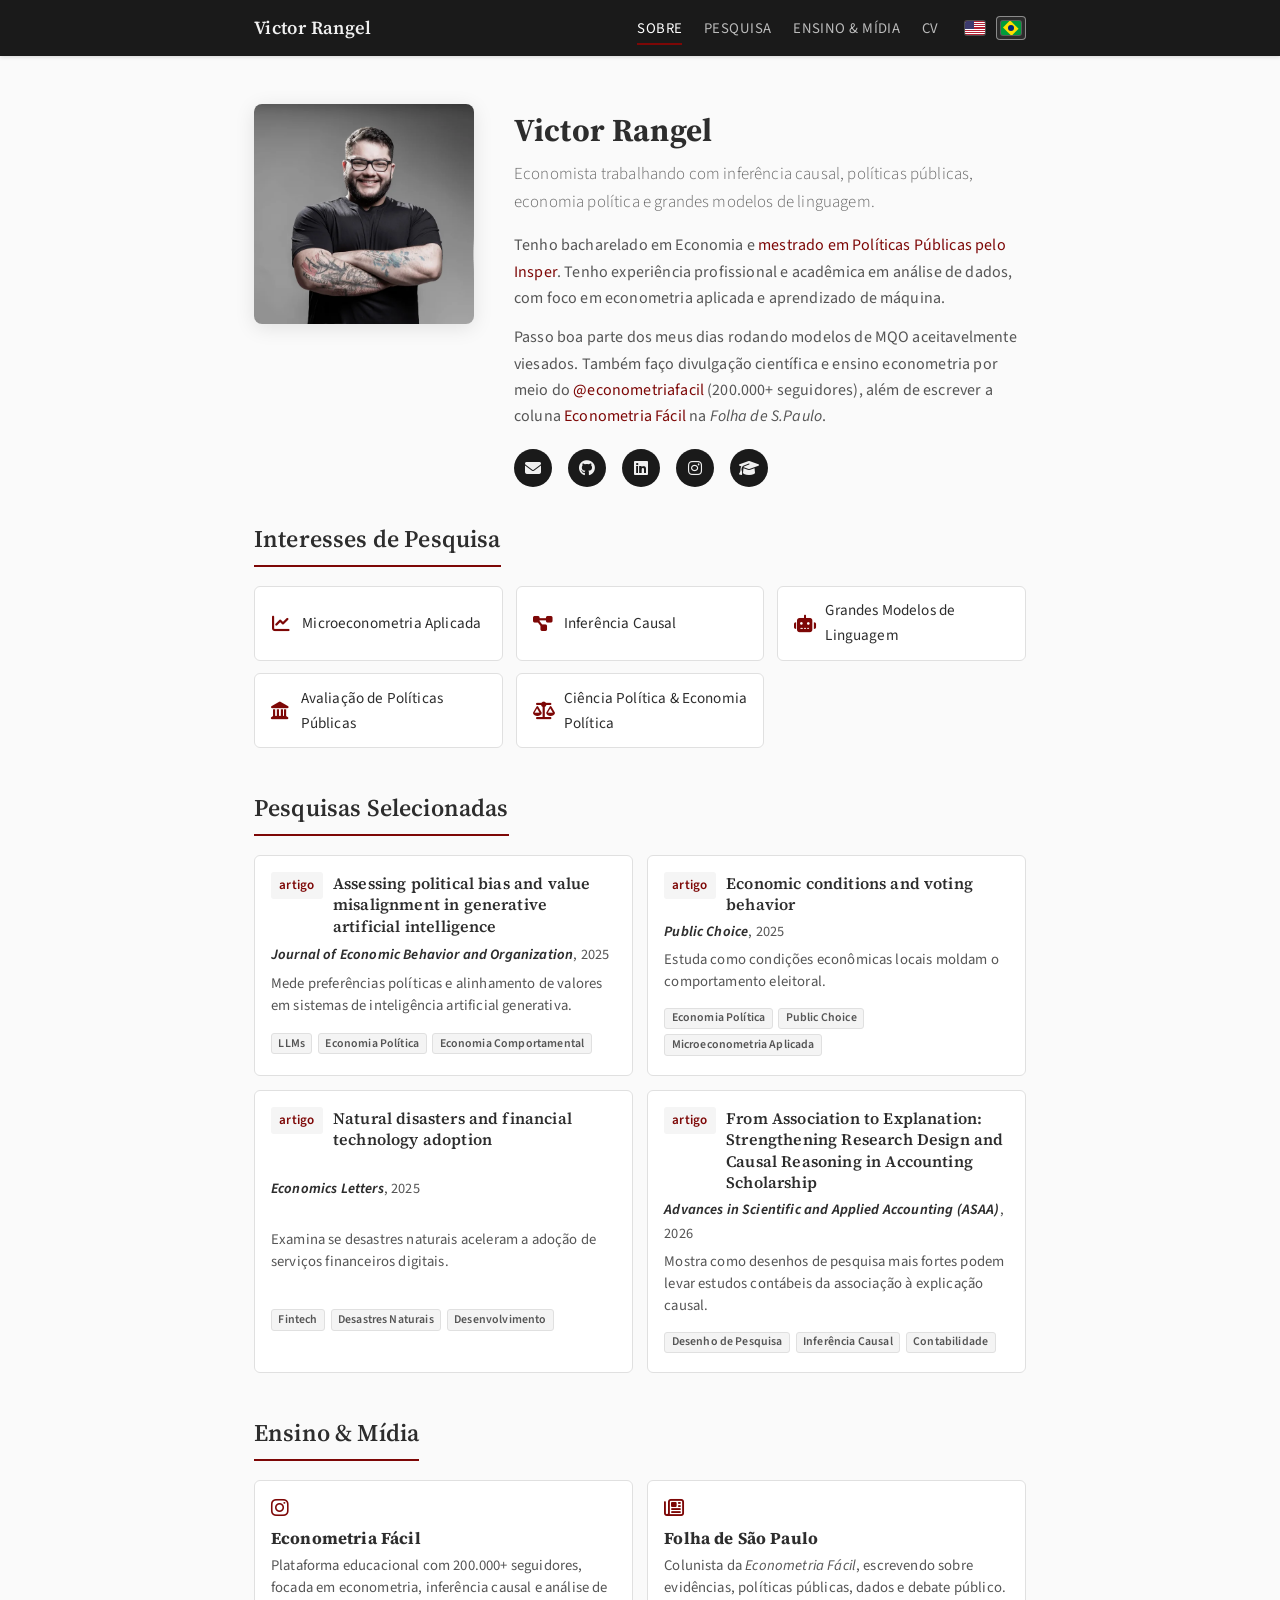
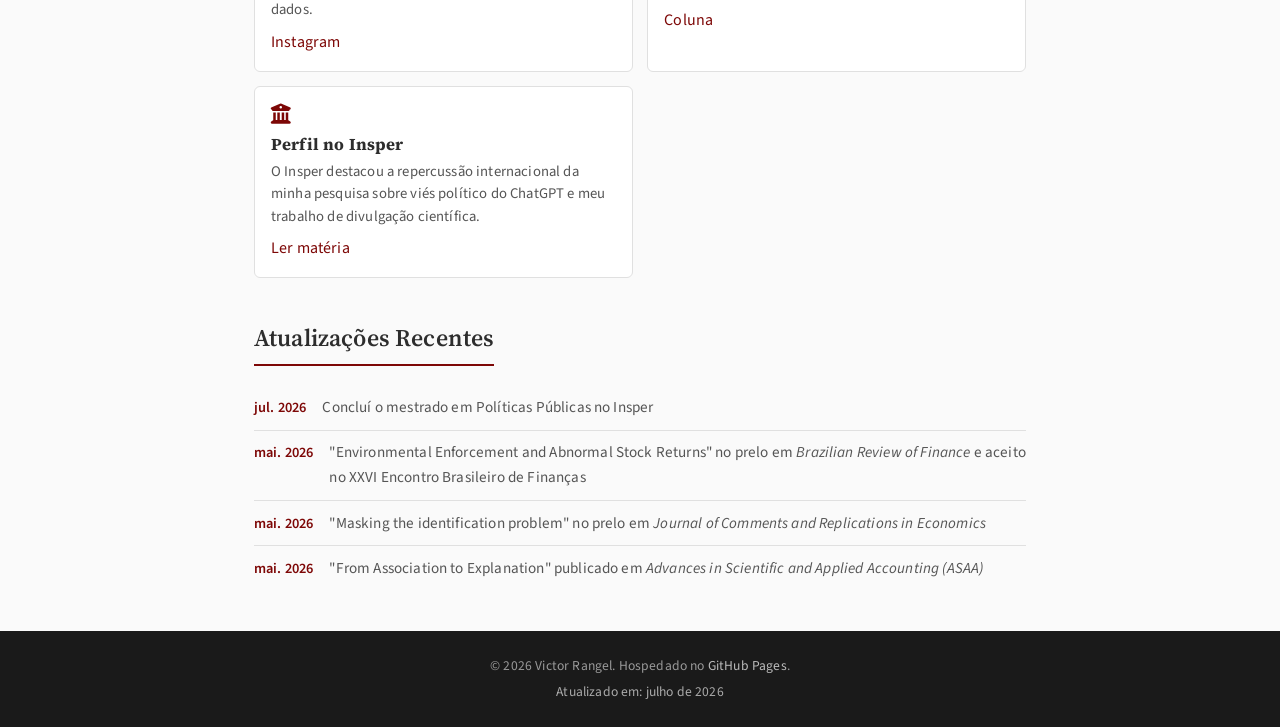
<file: index-pt.html>
<!DOCTYPE html>
<html lang="pt-BR">
<head>
    <meta charset="UTF-8">
    <meta name="viewport" content="width=device-width, initial-scale=1.0">
    <title>Victor Rangel - Economista</title>
    <link rel="stylesheet" href="css/style.css">
    <link rel="preconnect" href="https://fonts.googleapis.com">
    <link rel="preconnect" href="https://fonts.gstatic.com" crossorigin>
    <link href="https://fonts.googleapis.com/css2?family=Source+Sans+3:ital,wght@0,300;0,400;0,600;0,700;1,400&family=Source+Serif+4:ital,wght@0,400;0,600;0,700;1,400&display=swap" rel="stylesheet">
    <link rel="stylesheet" href="https://cdnjs.cloudflare.com/ajax/libs/font-awesome/6.5.1/css/all.min.css">
    <meta name="description" content="Victor Rangel &eacute; economista e trabalha com infer&ecirc;ncia causal, pol&iacute;ticas p&uacute;blicas, economia pol&iacute;tica e grandes modelos de linguagem. Fundador do Econometria F&aacute;cil.">
    <link rel="canonical" href="https://vrangel.com.br/index-pt.html">
    <link rel="alternate" hreflang="en" href="https://vrangel.com.br/">
    <link rel="alternate" hreflang="pt-BR" href="https://vrangel.com.br/index-pt.html">
    <link rel="alternate" hreflang="x-default" href="https://vrangel.com.br/">
    <link rel="icon" type="image/svg+xml" href="img/favicon.svg">
    <meta name="theme-color" content="#1a1a1a">
    <meta property="og:title" content="Victor Rangel - Economista">
    <meta property="og:description" content="Economista trabalhando com infer&ecirc;ncia causal, pol&iacute;ticas p&uacute;blicas, economia pol&iacute;tica e grandes modelos de linguagem.">
    <meta property="og:image" content="https://vrangel.com.br/img/og-card-pt.jpg">
    <meta property="og:image:alt" content="Victor Rangel, Economista">
    <meta property="og:image:width" content="1200">
    <meta property="og:image:height" content="630">
    <meta property="og:url" content="https://vrangel.com.br/index-pt.html">
    <meta property="og:type" content="website">
    <meta property="og:locale" content="pt_BR">
    <meta property="og:locale:alternate" content="en_US">
    <meta name="twitter:card" content="summary_large_image">
    <meta name="twitter:title" content="Victor Rangel - Economista">
    <meta name="twitter:description" content="Economista trabalhando com infer&ecirc;ncia causal, pol&iacute;ticas p&uacute;blicas, economia pol&iacute;tica e grandes modelos de linguagem.">
    <meta name="twitter:image" content="https://vrangel.com.br/img/og-card-pt.jpg">
    <meta name="twitter:image:alt" content="Victor Rangel, Economista">
    <script type="application/ld+json">
    {
        "@context": "https://schema.org",
        "@type": "Person",
        "@id": "https://vrangel.com.br/#victor-rangel",
        "name": "Victor Rangel",
        "url": "https://vrangel.com.br/",
        "image": "https://vrangel.com.br/img/profile.jpg",
        "jobTitle": "Economista",
        "description": "Economista com atua\u00e7\u00e3o em infer\u00eancia causal, pol\u00edticas p\u00fablicas, economia pol\u00edtica e grandes modelos de linguagem.",
        "alumniOf": [
            {"@type": "CollegeOrUniversity", "name": "Insper"},
            {"@type": "CollegeOrUniversity", "name": "FUCAPE Business School"}
        ],
        "sameAs": [
            "https://github.com/vr-rodrigues",
            "https://linkedin.com/in/vr-rodrigues",
            "https://www.instagram.com/econometriafacil/",
            "https://scholar.google.com.br/citations?user=U4JuEFwAAAAJ&hl=pt-BR"
        ]
    }
    </script>
</head>
<body>
    <a class="skip-link" href="#main-content">Ir para o conte&uacute;do principal</a>

    <nav class="navbar">
        <div class="nav-container">
            <a href="index-pt.html" class="nav-brand">Victor Rangel</a>
            <button class="nav-toggle" aria-label="Abrir navega&ccedil;&atilde;o" aria-expanded="false" aria-controls="primary-navigation">
                <span></span><span></span><span></span>
            </button>
            <ul class="nav-links" id="primary-navigation">
                <li><a href="index-pt.html" class="active">Sobre</a></li>
                <li><a href="research-pt.html">Pesquisa</a></li>
                <li><a href="#ensino-midia">Ensino &amp; M&iacute;dia</a></li>
                <li><a href="cv-pt.html">CV</a></li>
                <li class="language-switcher" aria-label="Seletor de idioma">
                    <a href="index.html" class="lang-link" title="English" aria-label="English version"><span class="flag flag-us" aria-hidden="true"></span><span class="sr-only">English</span></a>
                    <a href="index-pt.html" class="lang-link active" title="Portugu&ecirc;s" aria-label="Vers&atilde;o em portugu&ecirc;s"><span class="flag flag-br" aria-hidden="true"></span><span class="sr-only">Portugu&ecirc;s</span></a>
                </li>
            </ul>
        </div>
    </nav>

    <main class="container" id="main-content">
        <section class="hero">
            <div class="hero-image">
                <picture>
                    <source srcset="img/profile.webp" type="image/webp">
                    <img src="img/profile.jpg" alt="Victor Rangel" width="220" height="220" decoding="async" fetchpriority="high">
                </picture>
            </div>
            <div class="hero-content">
                <h1>Victor Rangel</h1>
                <p class="subtitle">Economista trabalhando com infer&ecirc;ncia causal, pol&iacute;ticas p&uacute;blicas, economia pol&iacute;tica e grandes modelos de linguagem.</p>
                <p>
                    Tenho bacharelado em Economia e
                    <a href="https://www.insper.edu.br/pt/cursos/pos-graduacao/mestrado/politicas-publicas" target="_blank">mestrado em Pol&iacute;ticas P&uacute;blicas pelo Insper</a>.
                    Tenho experi&ecirc;ncia profissional e acad&ecirc;mica em an&aacute;lise de dados, com foco em econometria aplicada e aprendizado de m&aacute;quina.
                </p>
                <p>
                    Passo boa parte dos meus dias rodando modelos de MQO aceitavelmente viesados.
                    Tamb&eacute;m fa&ccedil;o divulga&ccedil;&atilde;o cient&iacute;fica e ensino econometria por meio do
                    <a href="https://www.instagram.com/econometriafacil/" target="_blank">@econometriafacil</a>
                    (200.000+ seguidores), al&eacute;m de escrever a coluna
                    <a href="https://www1.folha.uol.com.br/colunas/econometria-facil/" target="_blank">Econometria F&aacute;cil</a>
                    na <em>Folha de S.Paulo</em>.
                </p>

                <div class="social-links">
                    <a href="mailto:victorrsr@al.insper.edu.br" title="Email" aria-label="Email"><i class="fas fa-envelope" aria-hidden="true"></i></a>
                    <a href="https://github.com/vr-rodrigues" target="_blank" title="GitHub" aria-label="GitHub"><i class="fab fa-github" aria-hidden="true"></i></a>
                    <a href="https://linkedin.com/in/vr-rodrigues" target="_blank" title="LinkedIn" aria-label="LinkedIn"><i class="fab fa-linkedin" aria-hidden="true"></i></a>
                    <a href="https://www.instagram.com/econometriafacil/" target="_blank" title="Instagram" aria-label="Instagram"><i class="fab fa-instagram" aria-hidden="true"></i></a>
                    <a href="https://scholar.google.com.br/citations?user=U4JuEFwAAAAJ&amp;hl=pt-BR" target="_blank" title="Google Scholar" aria-label="Google Scholar"><i class="fas fa-graduation-cap" aria-hidden="true"></i></a>
                </div>
            </div>
        </section>

        <section class="section">
            <h2>Interesses de Pesquisa</h2>
            <div class="interests-grid">
                <div class="interest-item">
                    <i class="fas fa-chart-line"></i>
                    <span>Microeconometria Aplicada</span>
                </div>
                <div class="interest-item">
                    <i class="fas fa-project-diagram"></i>
                    <span>Infer&ecirc;ncia Causal</span>
                </div>
                <div class="interest-item">
                    <i class="fas fa-robot"></i>
                    <span>Grandes Modelos de Linguagem</span>
                </div>
                <div class="interest-item">
                    <i class="fas fa-landmark"></i>
                    <span>Avalia&ccedil;&atilde;o de Pol&iacute;ticas P&uacute;blicas</span>
                </div>
                <div class="interest-item">
                    <i class="fas fa-balance-scale"></i>
                    <span>Ci&ecirc;ncia Pol&iacute;tica &amp; Economia Pol&iacute;tica</span>
                </div>
            </div>
        </section>

        <section class="section">
            <h2>Pesquisas Selecionadas</h2>
            <div class="featured-list">
                <article class="featured-item">
                    <p class="featured-title">Assessing political bias and value misalignment in generative artificial intelligence</p>
                    <p class="featured-meta"><em>Journal of Economic Behavior and Organization</em>, 2025</p>
                    <p class="featured-description">Mede prefer&ecirc;ncias pol&iacute;ticas e alinhamento de valores em sistemas de intelig&ecirc;ncia artificial generativa.</p>
                    <p class="paper-tags"><span>LLMs</span><span>Economia Pol&iacute;tica</span><span>Economia Comportamental</span></p>
                    <p class="paper-links"><a href="https://doi.org/10.1016/j.jebo.2025.106904" target="_blank">artigo</a></p>
                </article>
                <article class="featured-item">
                    <p class="featured-title">Economic conditions and voting behavior</p>
                    <p class="featured-meta"><em>Public Choice</em>, 2025</p>
                    <p class="featured-description">Estuda como condi&ccedil;&otilde;es econ&ocirc;micas locais moldam o comportamento eleitoral.</p>
                    <p class="paper-tags"><span>Economia Pol&iacute;tica</span><span>Public Choice</span><span>Microeconometria Aplicada</span></p>
                    <p class="paper-links"><a href="https://link.springer.com/article/10.1007/s11127-025-01343-9" target="_blank">artigo</a></p>
                </article>
                <article class="featured-item">
                    <p class="featured-title">Natural disasters and financial technology adoption</p>
                    <p class="featured-meta"><em>Economics Letters</em>, 2025</p>
                    <p class="featured-description">Examina se desastres naturais aceleram a ado&ccedil;&atilde;o de servi&ccedil;os financeiros digitais.</p>
                    <p class="paper-tags"><span>Fintech</span><span>Desastres Naturais</span><span>Desenvolvimento</span></p>
                    <p class="paper-links"><a href="https://doi.org/10.1016/j.econlet.2024.112092" target="_blank">artigo</a></p>
                </article>
                <article class="featured-item">
                    <p class="featured-title">From Association to Explanation: Strengthening Research Design and Causal Reasoning in Accounting Scholarship</p>
                    <p class="featured-meta"><em>Advances in Scientific and Applied Accounting (ASAA)</em>, 2026</p>
                    <p class="featured-description">Mostra como desenhos de pesquisa mais fortes podem levar estudos cont&aacute;beis da associa&ccedil;&atilde;o &agrave; explica&ccedil;&atilde;o causal.</p>
                    <p class="paper-tags"><span>Desenho de Pesquisa</span><span>Infer&ecirc;ncia Causal</span><span>Contabilidade</span></p>
                    <p class="paper-links"><a href="https://asaa.emnuvens.com.br/asaa/article/view/1334" target="_blank">artigo</a></p>
                </article>
            </div>
        </section>

        <section class="section" id="ensino-midia">
            <h2>Ensino &amp; M&iacute;dia</h2>
            <div class="media-grid">
                <article class="media-card">
                    <i class="fab fa-instagram"></i>
                    <h3>Econometria F&aacute;cil</h3>
                    <p>Plataforma educacional com 200.000+ seguidores, focada em econometria, infer&ecirc;ncia causal e an&aacute;lise de dados.</p>
                    <a href="https://www.instagram.com/econometriafacil/" target="_blank">Instagram</a>
                </article>
                <article class="media-card">
                    <i class="far fa-newspaper"></i>
                    <h3>Folha de S&atilde;o Paulo</h3>
                    <p>Colunista da <em>Econometria F&aacute;cil</em>, escrevendo sobre evid&ecirc;ncias, pol&iacute;ticas p&uacute;blicas, dados e debate p&uacute;blico.</p>
                    <a href="https://www1.folha.uol.com.br/colunas/econometria-facil/" target="_blank">Coluna</a>
                </article>
                <article class="media-card">
                    <i class="fas fa-university"></i>
                    <h3>Perfil no Insper</h3>
                    <p>O Insper destacou a repercuss&atilde;o internacional da minha pesquisa sobre vi&eacute;s pol&iacute;tico do ChatGPT e meu trabalho de divulga&ccedil;&atilde;o cient&iacute;fica.</p>
                    <a href="https://www.insper.edu.br/pt/conteudos/politicas-publicas/artigo-de-mestrando-do-insper-sobre-vies-politico-do-chatgpt-torna-se-referencia" target="_blank" data-goatcounter-click="media-insper-chatgpt-feature" data-goatcounter-title="Midia: materia do Insper sobre vies politico do ChatGPT">Ler mat&eacute;ria</a>
                </article>
            </div>
        </section>

        <section class="section">
            <h2>Atualiza&ccedil;&otilde;es Recentes</h2>
            <ul class="updates-list">
                <li>
                    <span class="update-date">jul. 2026</span>
                    <span class="update-text">Conclu&iacute; o mestrado em Pol&iacute;ticas P&uacute;blicas no Insper</span>
                </li>
                <li>
                    <span class="update-date">mai. 2026</span>
                    <span class="update-text">"Environmental Enforcement and Abnormal Stock Returns" no prelo em <em>Brazilian Review of Finance</em> e aceito no XXVI Encontro Brasileiro de Finan&ccedil;as</span>
                </li>
                <li>
                    <span class="update-date">mai. 2026</span>
                    <span class="update-text">"Masking the identification problem" no prelo em <em>Journal of Comments and Replications in Economics</em></span>
                </li>
                <li>
                    <span class="update-date">mai. 2026</span>
                    <span class="update-text">"From Association to Explanation" publicado em <em>Advances in Scientific and Applied Accounting (ASAA)</em></span>
                </li>
            </ul>
        </section>
    </main>

    <footer>
        <div class="container">
            <p>&copy; 2026 Victor Rangel. Hospedado no <a href="https://github.com/vr-rodrigues/vr-rodrigues.github.io" target="_blank">GitHub Pages</a>.</p>
            <p class="footer-updated">Atualizado em: julho de 2026</p>
        </div>
    </footer>

    <script src="js/site.js"></script>
    <script data-goatcounter="https://vrangel.goatcounter.com/count" async src="https://gc.zgo.at/count.js"></script>

</body>
</html>
</file>
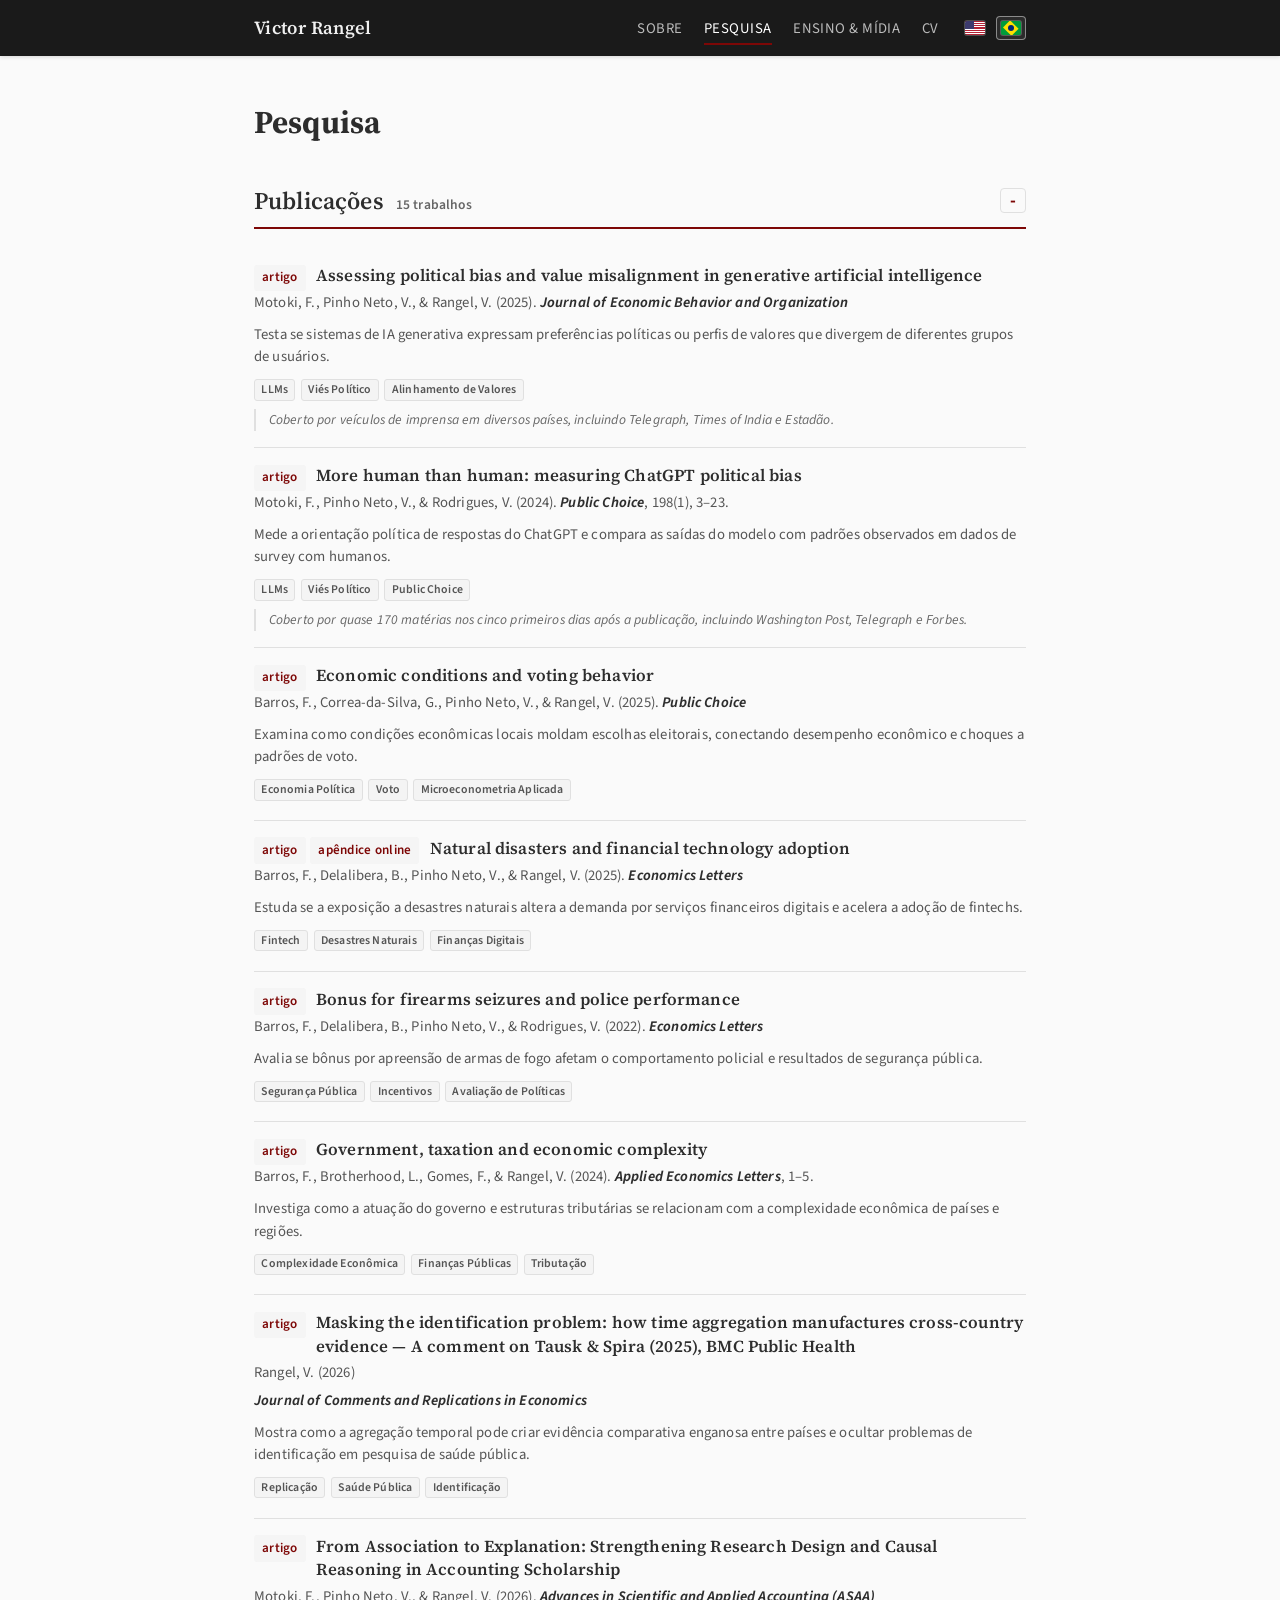
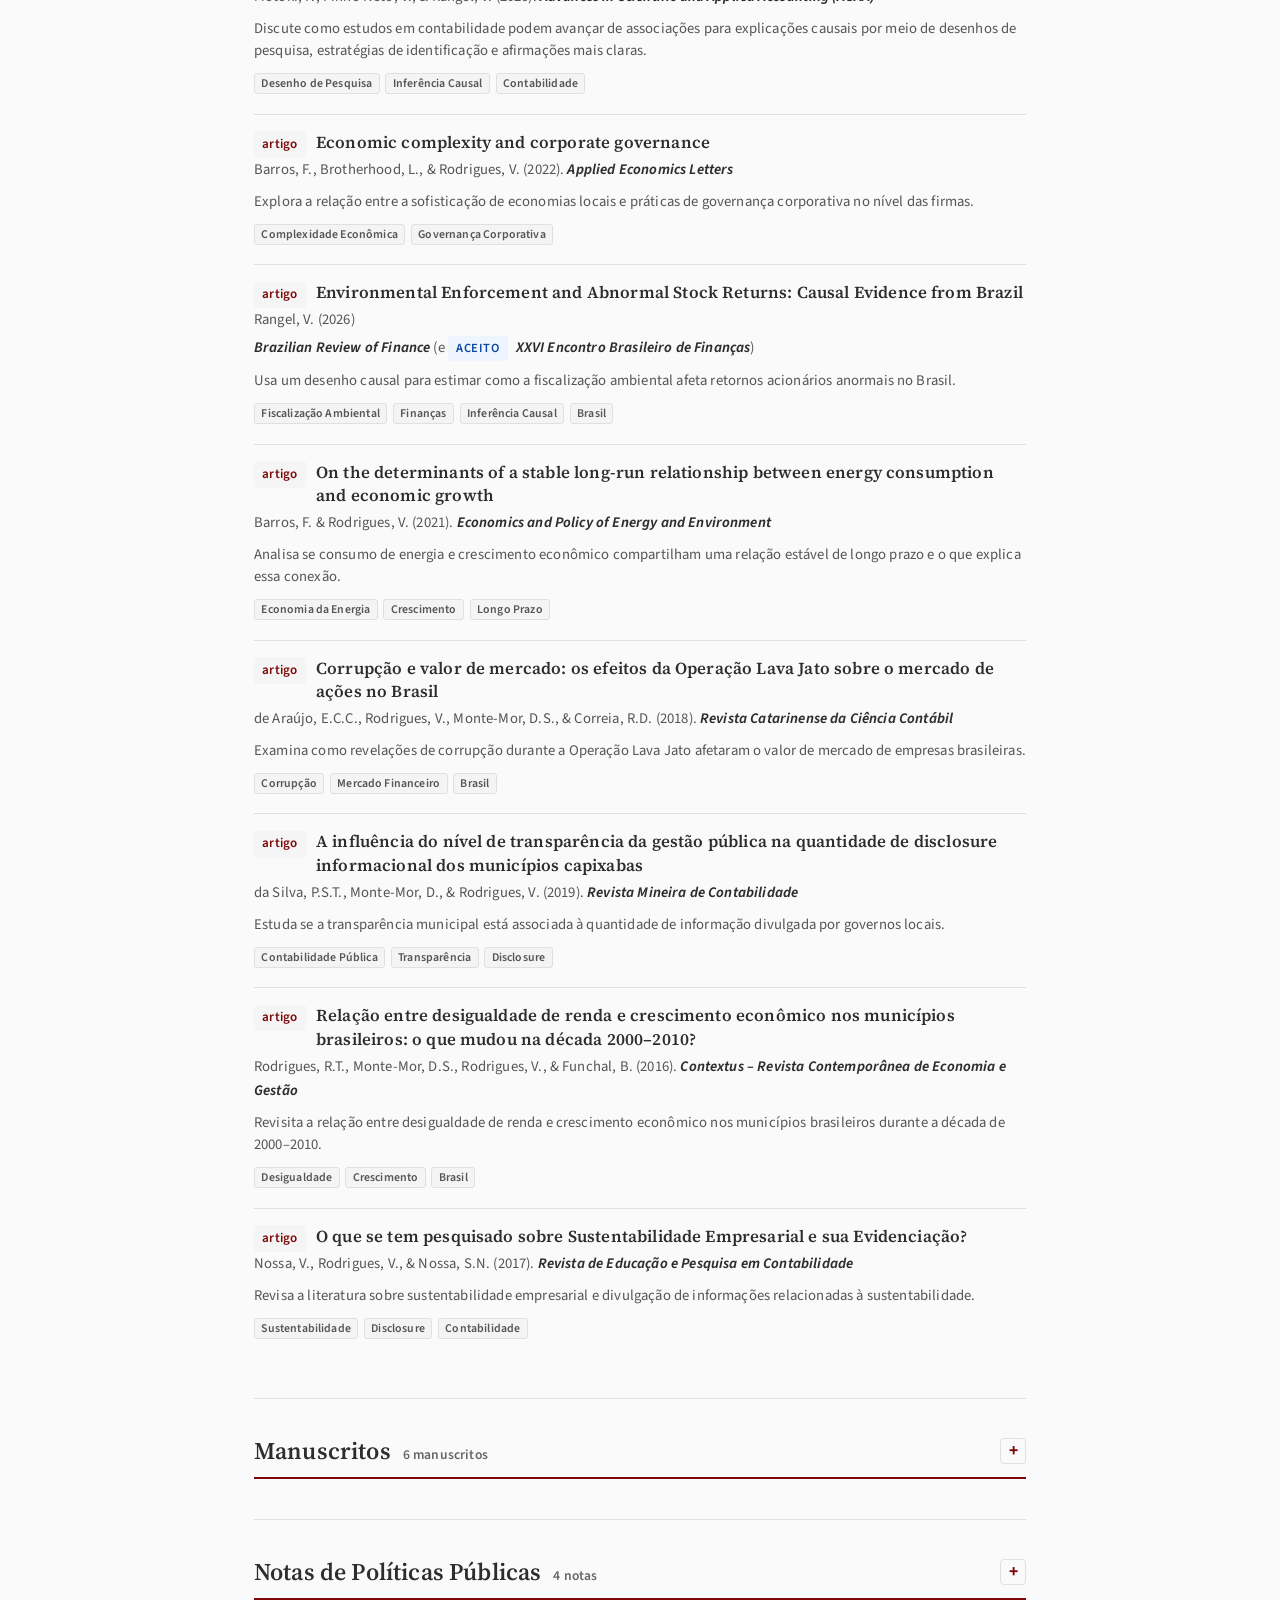
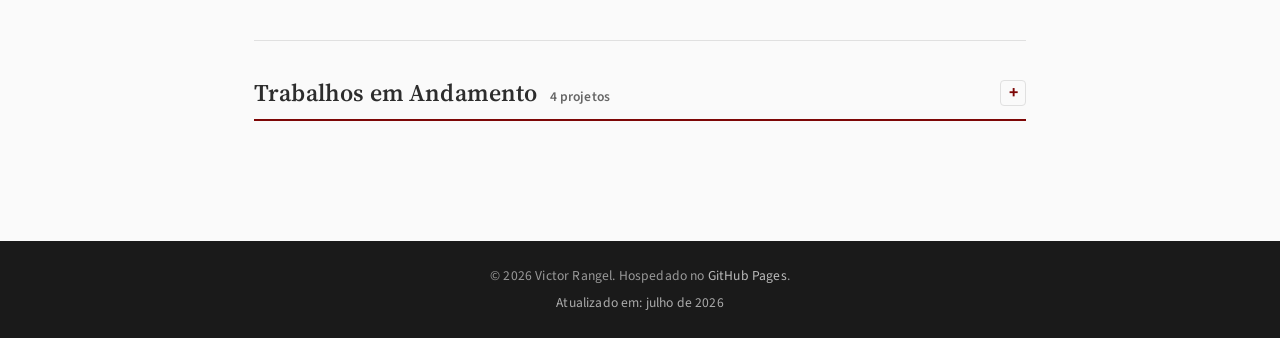
<file: research-pt.html>
<!DOCTYPE html>
<html lang="pt-BR">
<head>
    <meta charset="UTF-8">
    <meta name="viewport" content="width=device-width, initial-scale=1.0">
    <title>Pesquisa - Victor Rangel</title>
    <link rel="stylesheet" href="css/style.css">
    <link rel="preconnect" href="https://fonts.googleapis.com">
    <link rel="preconnect" href="https://fonts.gstatic.com" crossorigin>
    <link href="https://fonts.googleapis.com/css2?family=Source+Sans+3:ital,wght@0,300;0,400;0,600;0,700;1,400&family=Source+Serif+4:ital,wght@0,400;0,600;0,700;1,400&display=swap" rel="stylesheet">
    <link rel="stylesheet" href="https://cdnjs.cloudflare.com/ajax/libs/font-awesome/6.5.1/css/all.min.css">
    <meta name="description" content="Pesquisa de Victor Rangel. Publica&ccedil;&otilde;es, notas de pol&iacute;ticas p&uacute;blicas, manuscritos e projetos em andamento.">
    <link rel="icon" type="image/svg+xml" href="img/favicon.svg">
    <link rel="canonical" href="https://vrangel.com.br/research-pt.html">
    <link rel="alternate" hreflang="en" href="https://vrangel.com.br/research.html">
    <link rel="alternate" hreflang="pt-BR" href="https://vrangel.com.br/research-pt.html">
    <link rel="alternate" hreflang="x-default" href="https://vrangel.com.br/research.html">
    <meta name="theme-color" content="#1a1a1a">
    <meta property="og:title" content="Pesquisa - Victor Rangel">
    <meta property="og:description" content="Publica&ccedil;&otilde;es, notas de pol&iacute;ticas p&uacute;blicas, manuscritos e projetos em andamento.">
    <meta property="og:image" content="https://vrangel.com.br/img/og-card-pt.jpg">
    <meta property="og:image:alt" content="Victor Rangel, Economista">
    <meta property="og:image:width" content="1200">
    <meta property="og:image:height" content="630">
    <meta property="og:url" content="https://vrangel.com.br/research-pt.html">
    <meta property="og:type" content="website">
    <meta property="og:locale" content="pt_BR">
    <meta property="og:locale:alternate" content="en_US">
    <meta name="twitter:card" content="summary_large_image">
    <meta name="twitter:title" content="Pesquisa - Victor Rangel">
    <meta name="twitter:description" content="Publica&ccedil;&otilde;es, notas de pol&iacute;ticas p&uacute;blicas, manuscritos e projetos em andamento.">
    <meta name="twitter:image" content="https://vrangel.com.br/img/og-card-pt.jpg">
    <meta name="twitter:image:alt" content="Victor Rangel, Economista">
</head>
<body>
    <a class="skip-link" href="#main-content">Ir para o conte&uacute;do principal</a>

    <nav class="navbar">
        <div class="nav-container">
            <a href="index-pt.html" class="nav-brand">Victor Rangel</a>
            <button class="nav-toggle" aria-label="Abrir navega&ccedil;&atilde;o" aria-expanded="false" aria-controls="primary-navigation">
                <span></span><span></span><span></span>
            </button>
            <ul class="nav-links" id="primary-navigation">
                <li><a href="index-pt.html">Sobre</a></li>
                <li><a href="research-pt.html" class="active">Pesquisa</a></li>
                <li><a href="index-pt.html#ensino-midia">Ensino &amp; M&iacute;dia</a></li>
                <li><a href="cv-pt.html">CV</a></li>
                <li class="language-switcher" aria-label="Seletor de idioma">
                    <a href="research.html" class="lang-link" title="English" aria-label="English version"><span class="flag flag-us" aria-hidden="true"></span><span class="sr-only">English</span></a>
                    <a href="research-pt.html" class="lang-link active" title="Portugu&ecirc;s" aria-label="Vers&atilde;o em portugu&ecirc;s"><span class="flag flag-br" aria-hidden="true"></span><span class="sr-only">Portugu&ecirc;s</span></a>
                </li>
            </ul>
        </div>
    </nav>

    <main class="container page-content" id="main-content">

        <h1 class="page-title">Pesquisa</h1>

        <!-- ==================== PUBLICATIONS ==================== -->
        <details class="section research-group" open>
            <summary class="research-summary">
                <span class="research-heading-wrap">
                    <h2>Publica&ccedil;&otilde;es</h2>
                    <span class="research-count">15 trabalhos</span>
                </span>
                <span class="research-toggle" aria-hidden="true"></span>
            </summary>

            <div class="paper">
                <p class="paper-title">Assessing political bias and value misalignment in generative artificial intelligence</p>
                <p class="paper-authors">Motoki, F., Pinho Neto, V., &amp; Rangel, V. (2025). <em>Journal of Economic Behavior and Organization</em></p>
                <p class="paper-description">Testa se sistemas de IA generativa expressam prefer&ecirc;ncias pol&iacute;ticas ou perfis de valores que divergem de diferentes grupos de usu&aacute;rios.</p>
                <p class="paper-tags"><span>LLMs</span><span>Vi&eacute;s Pol&iacute;tico</span><span>Alinhamento de Valores</span></p>
                <p class="paper-links"><a href="https://doi.org/10.1016/j.jebo.2025.106904" target="_blank">artigo</a></p>
                <p class="paper-note">Coberto por ve&iacute;culos de imprensa em diversos pa&iacute;ses, incluindo <em>Telegraph</em>, <em>Times of India</em> e <em>Estad&atilde;o</em>.</p>
            </div>

            <div class="paper">
                <p class="paper-title">More human than human: measuring ChatGPT political bias</p>
                <p class="paper-authors">Motoki, F., Pinho Neto, V., &amp; Rodrigues, V. (2024). <em>Public Choice</em>, 198(1), 3&ndash;23.</p>
                <p class="paper-description">Mede a orienta&ccedil;&atilde;o pol&iacute;tica de respostas do ChatGPT e compara as sa&iacute;das do modelo com padr&otilde;es observados em dados de survey com humanos.</p>
                <p class="paper-tags"><span>LLMs</span><span>Vi&eacute;s Pol&iacute;tico</span><span>Public Choice</span></p>
                <p class="paper-links"><a href="https://link.springer.com/article/10.1007/s11127-023-01097-2" target="_blank">artigo</a></p>
                <p class="paper-note">Coberto por quase 170 mat&eacute;rias nos cinco primeiros dias ap&oacute;s a publica&ccedil;&atilde;o, incluindo <em>Washington Post</em>, <em>Telegraph</em> e <em>Forbes</em>.</p>
            </div>

            <div class="paper">
                <p class="paper-title">Economic conditions and voting behavior</p>
                <p class="paper-authors">Barros, F., Correa-da-Silva, G., Pinho Neto, V., &amp; Rangel, V. (2025). <em>Public Choice</em></p>
                <p class="paper-description">Examina como condi&ccedil;&otilde;es econ&ocirc;micas locais moldam escolhas eleitorais, conectando desempenho econ&ocirc;mico e choques a padr&otilde;es de voto.</p>
                <p class="paper-tags"><span>Economia Pol&iacute;tica</span><span>Voto</span><span>Microeconometria Aplicada</span></p>
                <p class="paper-links"><a href="https://link.springer.com/article/10.1007/s11127-025-01343-9" target="_blank">artigo</a></p>
            </div>

            <div class="paper">
                <p class="paper-title">Natural disasters and financial technology adoption</p>
                <p class="paper-authors">Barros, F., Delalibera, B., Pinho Neto, V., &amp; Rangel, V. (2025). <em>Economics Letters</em></p>
                <p class="paper-description">Estuda se a exposi&ccedil;&atilde;o a desastres naturais altera a demanda por servi&ccedil;os financeiros digitais e acelera a ado&ccedil;&atilde;o de fintechs.</p>
                <p class="paper-tags"><span>Fintech</span><span>Desastres Naturais</span><span>Finan&ccedil;as Digitais</span></p>
                <p class="paper-links"><a href="https://doi.org/10.1016/j.econlet.2024.112092" target="_blank">artigo</a> <a href="https://drive.google.com/file/d/1nBSD9-OfOsuKA6ES7DLsEbvX0EafGoZ7/view" target="_blank">ap&ecirc;ndice online</a></p>
            </div>

            <div class="paper">
                <p class="paper-title">Bonus for firearms seizures and police performance</p>
                <p class="paper-authors">Barros, F., Delalibera, B., Pinho Neto, V., &amp; Rodrigues, V. (2022). <em>Economics Letters</em></p>
                <p class="paper-description">Avalia se b&ocirc;nus por apreens&atilde;o de armas de fogo afetam o comportamento policial e resultados de seguran&ccedil;a p&uacute;blica.</p>
                <p class="paper-tags"><span>Seguran&ccedil;a P&uacute;blica</span><span>Incentivos</span><span>Avalia&ccedil;&atilde;o de Pol&iacute;ticas</span></p>
                <p class="paper-links"><a href="https://www.sciencedirect.com/science/article/abs/pii/S0165176522002294" target="_blank">artigo</a></p>
            </div>

            <div class="paper">
                <p class="paper-title">Government, taxation and economic complexity</p>
                <p class="paper-authors">Barros, F., Brotherhood, L., Gomes, F., &amp; Rangel, V. (2024). <em>Applied Economics Letters</em>, 1&ndash;5.</p>
                <p class="paper-description">Investiga como a atua&ccedil;&atilde;o do governo e estruturas tribut&aacute;rias se relacionam com a complexidade econ&ocirc;mica de pa&iacute;ses e regi&otilde;es.</p>
                <p class="paper-tags"><span>Complexidade Econ&ocirc;mica</span><span>Finan&ccedil;as P&uacute;blicas</span><span>Tributa&ccedil;&atilde;o</span></p>
                <p class="paper-links"><a href="https://www.tandfonline.com/doi/abs/10.1080/13504851.2024.2329792" target="_blank">artigo</a></p>
            </div>

            <div class="paper">
                <p class="paper-title">Masking the identification problem: how time aggregation manufactures cross-country evidence &mdash; A comment on Tausk &amp; Spira (2025), BMC Public Health</p>
                <p class="paper-authors">Rangel, V. (2026)</p>
                <p class="paper-venue"><em>Journal of Comments and Replications in Economics</em></p>
                <p class="paper-description">Mostra como a agrega&ccedil;&atilde;o temporal pode criar evid&ecirc;ncia comparativa enganosa entre pa&iacute;ses e ocultar problemas de identifica&ccedil;&atilde;o em pesquisa de sa&uacute;de p&uacute;blica.</p>
                <p class="paper-tags"><span>Replica&ccedil;&atilde;o</span><span>Sa&uacute;de P&uacute;blica</span><span>Identifica&ccedil;&atilde;o</span></p>
                <p class="paper-links"><a href="https://jcr-econ.org/does-mask-usage-correlate-with-excess-mortality-findings-from-24-european-countries-comment/" target="_blank">artigo</a></p>
            </div>

            <div class="paper">
                <p class="paper-title">From Association to Explanation: Strengthening Research Design and Causal Reasoning in Accounting Scholarship</p>
                <p class="paper-authors">Motoki, F., Pinho Neto, V., &amp; Rangel, V. (2026). <em>Advances in Scientific and Applied Accounting (ASAA)</em></p>
                <p class="paper-description">Discute como estudos em contabilidade podem avan&ccedil;ar de associa&ccedil;&otilde;es para explica&ccedil;&otilde;es causais por meio de desenhos de pesquisa, estrat&eacute;gias de identifica&ccedil;&atilde;o e afirma&ccedil;&otilde;es mais claras.</p>
                <p class="paper-tags"><span>Desenho de Pesquisa</span><span>Infer&ecirc;ncia Causal</span><span>Contabilidade</span></p>
                <p class="paper-links"><a href="https://asaa.emnuvens.com.br/asaa/article/view/1334" target="_blank">artigo</a></p>
            </div>

            <div class="paper">
                <p class="paper-title">Economic complexity and corporate governance</p>
                <p class="paper-authors">Barros, F., Brotherhood, L., &amp; Rodrigues, V. (2022). <em>Applied Economics Letters</em></p>
                <p class="paper-description">Explora a rela&ccedil;&atilde;o entre a sofistica&ccedil;&atilde;o de economias locais e pr&aacute;ticas de governan&ccedil;a corporativa no n&iacute;vel das firmas.</p>
                <p class="paper-tags"><span>Complexidade Econ&ocirc;mica</span><span>Governan&ccedil;a Corporativa</span></p>
                <p class="paper-links"><a href="https://www.tandfonline.com/doi/full/10.1080/13504851.2020.1855305" target="_blank">artigo</a></p>
            </div>

            <div class="paper">
                <p class="paper-title">Environmental Enforcement and Abnormal Stock Returns: Causal Evidence from Brazil</p>
                <p class="paper-authors">Rangel, V. (2026)</p>
                <p class="paper-venue"><em>Brazilian Review of Finance</em> (e <span class="venue-status accepted">Aceito</span> <em>XXVI Encontro Brasileiro de Finan&ccedil;as</em>)</p>
                <p class="paper-description">Usa um desenho causal para estimar como a fiscaliza&ccedil;&atilde;o ambiental afeta retornos acion&aacute;rios anormais no Brasil.</p>
                <p class="paper-tags"><span>Fiscaliza&ccedil;&atilde;o Ambiental</span><span>Finan&ccedil;as</span><span>Infer&ecirc;ncia Causal</span><span>Brasil</span></p>
                <p class="paper-links"><a href="https://periodicos.fgv.br/rbfin/article/view/98215/91248" target="_blank">artigo</a></p>
            </div>

            <div class="paper">
                <p class="paper-title">On the determinants of a stable long-run relationship between energy consumption and economic growth</p>
                <p class="paper-authors">Barros, F. &amp; Rodrigues, V. (2021). <em>Economics and Policy of Energy and Environment</em></p>
                <p class="paper-description">Analisa se consumo de energia e crescimento econ&ocirc;mico compartilham uma rela&ccedil;&atilde;o est&aacute;vel de longo prazo e o que explica essa conex&atilde;o.</p>
                <p class="paper-tags"><span>Economia da Energia</span><span>Crescimento</span><span>Longo Prazo</span></p>
                <p class="paper-links"><a href="https://www.torrossa.com/en/resources/an/5277704" target="_blank">artigo</a></p>
            </div>

            <div class="paper">
                <p class="paper-title">Corrup&ccedil;&atilde;o e valor de mercado: os efeitos da Opera&ccedil;&atilde;o Lava Jato sobre o mercado de a&ccedil;&otilde;es no Brasil</p>
                <p class="paper-authors">de Ara&uacute;jo, E.C.C., Rodrigues, V., Monte-Mor, D.S., &amp; Correia, R.D. (2018). <em>Revista Catarinense da Ci&ecirc;ncia Cont&aacute;bil</em></p>
                <p class="paper-description">Examina como revela&ccedil;&otilde;es de corrup&ccedil;&atilde;o durante a Opera&ccedil;&atilde;o Lava Jato afetaram o valor de mercado de empresas brasileiras.</p>
                <p class="paper-tags"><span>Corrup&ccedil;&atilde;o</span><span>Mercado Financeiro</span><span>Brasil</span></p>
                <p class="paper-links"><a href="https://www.redalyc.org/journal/4775/477556264004/477556264004.pdf" target="_blank">artigo</a></p>
            </div>

            <div class="paper">
                <p class="paper-title">A influ&ecirc;ncia do n&iacute;vel de transpar&ecirc;ncia da gest&atilde;o p&uacute;blica na quantidade de disclosure informacional dos munic&iacute;pios capixabas</p>
                <p class="paper-authors">da Silva, P.S.T., Monte-Mor, D., &amp; Rodrigues, V. (2019). <em>Revista Mineira de Contabilidade</em></p>
                <p class="paper-description">Estuda se a transpar&ecirc;ncia municipal est&aacute; associada &agrave; quantidade de informa&ccedil;&atilde;o divulgada por governos locais.</p>
                <p class="paper-tags"><span>Contabilidade P&uacute;blica</span><span>Transpar&ecirc;ncia</span><span>Disclosure</span></p>
                <p class="paper-links"><a href="https://revista.crcmg.org.br/rmc/article/view/928" target="_blank">artigo</a></p>
            </div>

            <div class="paper">
                <p class="paper-title">Rela&ccedil;&atilde;o entre desigualdade de renda e crescimento econ&ocirc;mico nos munic&iacute;pios brasileiros: o que mudou na d&eacute;cada 2000&ndash;2010?</p>
                <p class="paper-authors">Rodrigues, R.T., Monte-Mor, D.S., Rodrigues, V., &amp; Funchal, B. (2016). <em>Contextus &ndash; Revista Contempor&acirc;nea de Economia e Gest&atilde;o</em></p>
                <p class="paper-description">Revisita a rela&ccedil;&atilde;o entre desigualdade de renda e crescimento econ&ocirc;mico nos munic&iacute;pios brasileiros durante a d&eacute;cada de 2000&ndash;2010.</p>
                <p class="paper-tags"><span>Desigualdade</span><span>Crescimento</span><span>Brasil</span></p>
                <p class="paper-links"><a href="https://periodicos.ufc.br/contextus/article/view/32281/pdf" target="_blank">artigo</a></p>
            </div>

            <div class="paper">
                <p class="paper-title">O que se tem pesquisado sobre Sustentabilidade Empresarial e sua Evidencia&ccedil;&atilde;o?</p>
                <p class="paper-authors">Nossa, V., Rodrigues, V., &amp; Nossa, S.N. (2017). <em>Revista de Educa&ccedil;&atilde;o e Pesquisa em Contabilidade</em></p>
                <p class="paper-description">Revisa a literatura sobre sustentabilidade empresarial e divulga&ccedil;&atilde;o de informa&ccedil;&otilde;es relacionadas &agrave; sustentabilidade.</p>
                <p class="paper-tags"><span>Sustentabilidade</span><span>Disclosure</span><span>Contabilidade</span></p>
                <p class="paper-links"><a href="https://www.repec.org.br/repec/article/view/1719" target="_blank">artigo</a></p>
            </div>
        </details>

        <hr class="section-divider">

        <details class="section research-group">
            <summary class="research-summary">
                <span class="research-heading-wrap">
                    <h2>Manuscritos</h2>
                    <span class="research-count">6 manuscritos</span>
                </span>
                <span class="research-toggle" aria-hidden="true"></span>
            </summary>

            <h3 class="year-heading">2026</h3>

            <div class="paper">
                <p class="paper-title">Armed Factions and Local Electoral Competition: Evidence from Metropolitan Rio de Janeiro</p>
                <p class="paper-authors">Pinho Neto, V. &amp; Rangel, V. (2026)</p>
                <p class="paper-venue"><span class="venue-status submitted">Submetido</span></p>
                <p class="paper-description">Estuda como a presen&ccedil;a de fac&ccedil;&otilde;es armadas na regi&atilde;o metropolitana do Rio de Janeiro afeta competi&ccedil;&atilde;o eleitoral local e comportamento pol&iacute;tico.</p>
                <p class="paper-tags"><span>Economia Pol&iacute;tica</span><span>Seguran&ccedil;a P&uacute;blica</span><span>Elei&ccedil;&otilde;es</span></p>
                <p class="paper-links"><a href="https://papers.ssrn.com/sol3/papers.cfm?abstract_id=7040278" target="_blank">SSRN</a></p>
            </div>

            <div class="paper">
                <p class="paper-title">Como medir o invis&iacute;vel? Guerras, pizzarias do Pent&aacute;gono e o uso de vari&aacute;veis proxy em econometria</p>
                <p class="paper-authors">Vianna, G. &amp; Rangel, V. (2026)</p>
                <p class="paper-description">Explica como vari&aacute;veis proxy podem ajudar a medir fen&ocirc;menos invis&iacute;veis, destacando os riscos de proxies fracas ou enganosas.</p>
                <p class="paper-tags"><span>Econometria</span><span>Vari&aacute;veis Proxy</span><span>Mensura&ccedil;&atilde;o</span></p>
                <p class="paper-links"><a href="https://arxiv.org/abs/2601.10352" target="_blank">arXiv</a></p>
            </div>

            <div class="paper">
                <p class="paper-title">Regulatory Simplification, Formalization, and Local Economic Activity: Evidence from Brazil</p>
                <p class="paper-authors">Barros, F. &amp; Rangel, V.</p>
                <p class="paper-venue"><span class="venue-status submitted">Submetido</span></p>
                <p class="paper-description">Estima como a simplifica&ccedil;&atilde;o regulat&oacute;ria local afeta formaliza&ccedil;&atilde;o de firmas e atividade econ&ocirc;mica em munic&iacute;pios brasileiros.</p>
                <p class="paper-tags"><span>Regula&ccedil;&atilde;o</span><span>Formaliza&ccedil;&atilde;o</span><span>Desenvolvimento Local</span></p>
                <p class="paper-links"><a href="https://papers.ssrn.com/sol3/papers.cfm?abstract_id=6569392" target="_blank">SSRN</a></p>
            </div>

            <div class="paper">
                <p class="paper-title">AI Agents in the Garden of Forking Specifications: Personas and Econometric Choices</p>
                <p class="paper-authors">Motoki, F.Y.S., Pinho Neto, V., &amp; Rangel, V.</p>
                <p class="paper-venue"><span class="venue-status submitted">Submetido</span></p>
                <p class="paper-description">Usa um experimento many-analyst controlado com agentes de LLM para estudar como priors ideol&oacute;gicos moldam escolhas de especifica&ccedil;&atilde;o em econometria aplicada.</p>
                <p class="paper-tags"><span>Econometria Aplicada</span><span>Escolha de Especifica&ccedil;&atilde;o</span><span>LLMs</span><span>Desenho de Pesquisa</span></p>
                <p class="paper-links"><a href="https://papers.ssrn.com/sol3/papers.cfm?abstract_id=6722712" target="_blank">SSRN</a></p>
            </div>

            <h3 class="year-heading">2024</h3>

            <div class="paper">
                <p class="paper-title">Charting New Territory: Using ChatGPT to Enhance Survey Instruments for Management Accounting Research</p>
                <p class="paper-authors">Motoki, F., Monteiro, J.C., Malague&ntilde;o, R., &amp; Rangel, V. (2024)</p>
                <p class="paper-description">Explora como o ChatGPT pode apoiar o desenho, refinamento e teste de instrumentos de survey em contabilidade gerencial.</p>
                <p class="paper-tags"><span>LLMs</span><span>Desenho de Survey</span><span>Contabilidade Gerencial</span></p>
                <p class="paper-links"><a href="https://ssrn.com/abstract=4595896" target="_blank">SSRN</a></p>
            </div>

            <h3 class="year-heading">2023</h3>

            <div class="paper">
                <p class="paper-title">Virtual learning, real effects: Does delivery mode influence students' attainment?</p>
                <p class="paper-authors">Motoki, F., Pinho Neto, V., &amp; Rangel, V. (2023)</p>
                <p class="paper-venue"><span class="venue-status rr">R&amp;R</span> <em>Journal of the Knowledge Economy</em></p>
                <p class="paper-description">Estima se ensino online e presencial levam a resultados diferentes de desempenho estudantil.</p>
                <p class="paper-tags"><span>Educa&ccedil;&atilde;o</span><span>Ensino Online</span><span>Infer&ecirc;ncia Causal</span></p>
                <p class="paper-links"><a href="https://ssrn.com/abstract=4582715" target="_blank">SSRN</a></p>
            </div>
        </details>

        <hr class="section-divider">

        <details class="section research-group">
            <summary class="research-summary">
                <span class="research-heading-wrap">
                    <h2>Notas de Pol&iacute;ticas P&uacute;blicas</h2>
                    <span class="research-count">4 notas</span>
                </span>
                <span class="research-toggle" aria-hidden="true"></span>
            </summary>

            <h3 class="year-heading">2026</h3>

            <div class="paper">
                <p class="paper-title">Nota de Pol&iacute;tica P&uacute;blica: O que sabemos sobre Transfer&ecirc;ncias Condicionais de Renda e Bolsa Fam&iacute;lia</p>
                <p class="paper-authors">Rangel, V. (2026)</p>
                <p class="paper-description">Sintetiza a evid&ecirc;ncia sobre transfer&ecirc;ncias condicionais de renda e Bolsa Fam&iacute;lia, separando resultados com evid&ecirc;ncia forte, como consumo, pobreza, frequ&ecirc;ncia escolar e sa&uacute;de preventiva, de margens que dependem de oferta p&uacute;blica, capacidade local e transi&ccedil;&otilde;es no mercado de trabalho.</p>
                <p class="paper-tags"><span>Bolsa Fam&iacute;lia</span><span>Transfer&ecirc;ncia de Renda</span><span>Pol&iacute;tica P&uacute;blica</span><span>Revis&atilde;o de Evid&ecirc;ncia</span></p>
                <p class="paper-links"><a href="https://preprints.scielo.org/index.php/scielo/preprint/view/16314" target="_blank">SciELO</a></p>
            </div>

            <div class="paper">
                <p class="paper-title">Nota de Pol&iacute;tica P&uacute;blica: sa&iacute;das do Bolsa Fam&iacute;lia e emprego formal no munic&iacute;pio de Bento Gon&ccedil;alves</p>
                <p class="paper-authors">Rangel, V. (2026)</p>
                <p class="paper-description">Avalia se a queda no n&uacute;mero de fam&iacute;lias do Bolsa Fam&iacute;lia em Bento Gon&ccedil;alves &eacute; compat&iacute;vel com a pol&iacute;tica municipal, e n&atilde;o apenas com uma tend&ecirc;ncia regional, usando controle sint&eacute;tico e dados de emprego formal.</p>
                <p class="paper-tags"><span>Bolsa Fam&iacute;lia</span><span>Controle Sint&eacute;tico</span><span>Pol&iacute;tica Municipal</span><span>Emprego Formal</span></p>
                <p class="paper-links"><a href="https://preprints.scielo.org/index.php/scielo/preprint/view/16019" target="_blank">SciELO</a> <a href="https://github.com/vr-rodrigues/bento-goncalves-bolsa-familia-synth" target="_blank" data-goatcounter-click="code-bf-bento-goncalves" data-goatcounter-title="Codigo: Bolsa Familia e emprego formal em Bento Goncalves">c&oacute;digo</a></p>
            </div>

            <div class="paper">
                <p class="paper-title">O Brasileiro trabalha menos do que deveria?</p>
                <p class="paper-authors">Rangel, V. (2026)</p>
                <p class="paper-description">Discute a jornada de trabalho brasileira em perspectiva comparada, separando evid&ecirc;ncia sobre oferta de trabalho de afirma&ccedil;&otilde;es comuns no debate p&uacute;blico.</p>
                <p class="paper-tags"><span>Economia do Trabalho</span><span>Produtividade</span><span>Brasil</span></p>
                <p class="paper-links"><a href="https://preprints.scielo.org/index.php/scielo/preprint/view/15223" target="_blank">SciELO</a></p>
            </div>

            <div class="paper">
                <p class="paper-title">Nota de Pol&iacute;tica P&uacute;blica: Quanto de produtividade precisamos para reduzir a jornada de trabalho?</p>
                <p class="paper-authors">Rangel, V. (2026)</p>
                <p class="paper-description">Estima os ganhos de produtividade necess&aacute;rios para reduzir a jornada de trabalho sem reduzir produto ou renda.</p>
                <p class="paper-tags"><span>Produtividade</span><span>Jornada de Trabalho</span><span>Pol&iacute;tica P&uacute;blica</span></p>
                <p class="paper-links"><a href="https://arxiv.org/abs/2602.03884" target="_blank">arXiv</a></p>
            </div>

        </details>

        <hr class="section-divider">

        <details class="section research-group">
            <summary class="research-summary">
                <span class="research-heading-wrap">
                    <h2>Trabalhos em Andamento</h2>
                    <span class="research-count">4 projetos</span>
                </span>
                <span class="research-toggle" aria-hidden="true"></span>
            </summary>

            <div class="paper">
                <p class="paper-title">Da centralidade da macroeconomia &agrave; amplia&ccedil;&atilde;o da agenda econ&ocirc;mica brasileira: evid&ecirc;ncia computacional da Conjuntura Econ&ocirc;mica (FGV/IBRE), 1948&ndash;2026</p>
                <p class="paper-authors">Rangel, V. &amp; Siqueira, S.</p>
                <p class="paper-description">Usa um corpus computacional da <em>Conjuntura Econ&ocirc;mica</em> para medir como o debate t&eacute;cnico econ&ocirc;mico brasileiro mudou entre temas ao longo do tempo.</p>
                <p class="paper-tags"><span>Pensamento Econ&ocirc;mico</span><span>An&aacute;lise de Texto</span><span>Brasil</span><span>FGV/IBRE</span></p>
            </div>

            <div class="paper">
                <p class="paper-title">Women as mayors improve neonatal health, but effects are not sustained when they leave</p>
                <p class="paper-authors">Rangel, V., Melo, C., &amp; Miranda, B.V.</p>
                <p class="paper-description">Usa elei&ccedil;&otilde;es municipais apertadas entre candidatos homens e mulheres no Brasil para estudar como lideran&ccedil;a pol&iacute;tica feminina afeta sa&uacute;de neonatal e processos de cuidado.</p>
                <p class="paper-tags"><span>Lideran&ccedil;a Pol&iacute;tica</span><span>Sa&uacute;de Neonatal</span><span>Regression Discontinuity</span><span>Brasil</span></p>
            </div>

            <div class="paper">
                <p class="paper-title">Do Health Policy Conclusions Survive Modern DiD? Re-estimating TWFE Studies</p>
                <p class="paper-authors">Rangel, V., Pinto, C., &amp; Sant'Anna, P.H.C.</p>
                <p class="paper-description">Reavalia estudos influentes de pol&iacute;tica de sa&uacute;de que usaram diferen&ccedil;as-em-diferen&ccedil;as TWFE e testa se as conclus&otilde;es sobrevivem a estimadores DiD modernos.</p>
                <p class="paper-tags"><span>Infer&ecirc;ncia Causal</span><span>Pol&iacute;tica de Sa&uacute;de</span><span>DiD</span></p>
            </div>

            <div class="paper">
                <p class="paper-title">Can Words Move Inflation Expectations? A Counterfactual-Text Laboratory</p>
                <p class="paper-authors">Barros Jr., F., Motoki, F.Y.S., Pinho Neto, V., &amp; Rangel, V.</p>
                <p class="paper-description">Desenvolve o Prompt-IV, um laborat&oacute;rio de texto contrafactual que reescreve as mesmas atas do Copom sob instru&ccedil;&otilde;es hawkish e dovish para estimar como a linguagem do banco central altera as expectativas de infla&ccedil;&atilde;o de previsores profissionais sint&eacute;ticos calibrados.</p>
                <p class="paper-tags"><span>Expectativas de Infla&ccedil;&atilde;o</span><span>Comunica&ccedil;&atilde;o de Banco Central</span><span>LLMs</span><span>Prompt-IV</span></p>
            </div>
        </details>

    </main>

    <footer>
        <div class="container">
            <p>&copy; 2026 Victor Rangel. Hospedado no <a href="https://github.com/vr-rodrigues/vr-rodrigues.github.io" target="_blank">GitHub Pages</a>.</p>
            <p class="footer-updated">Atualizado em: julho de 2026</p>
        </div>
    </footer>

    <script src="js/site.js"></script>
    <script data-goatcounter="https://vrangel.goatcounter.com/count" async src="https://gc.zgo.at/count.js"></script>

</body>
</html>
</file>
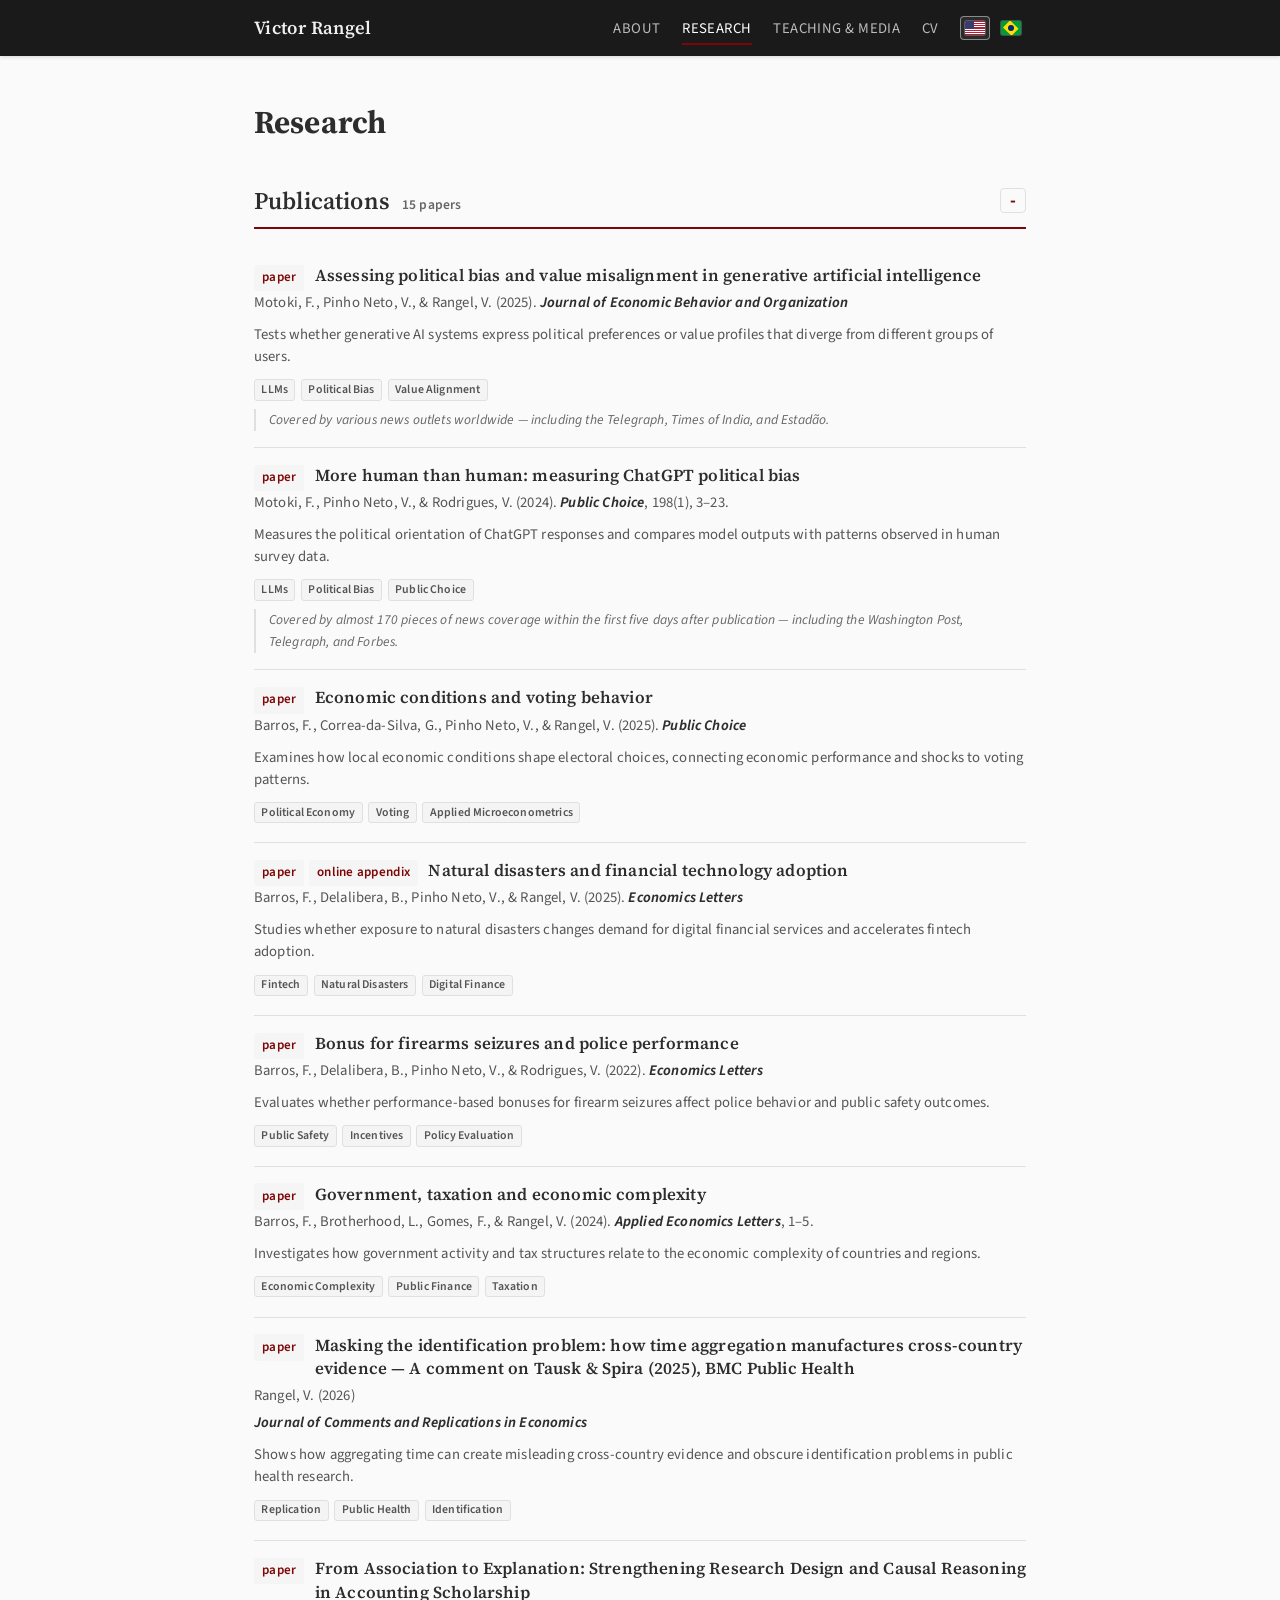
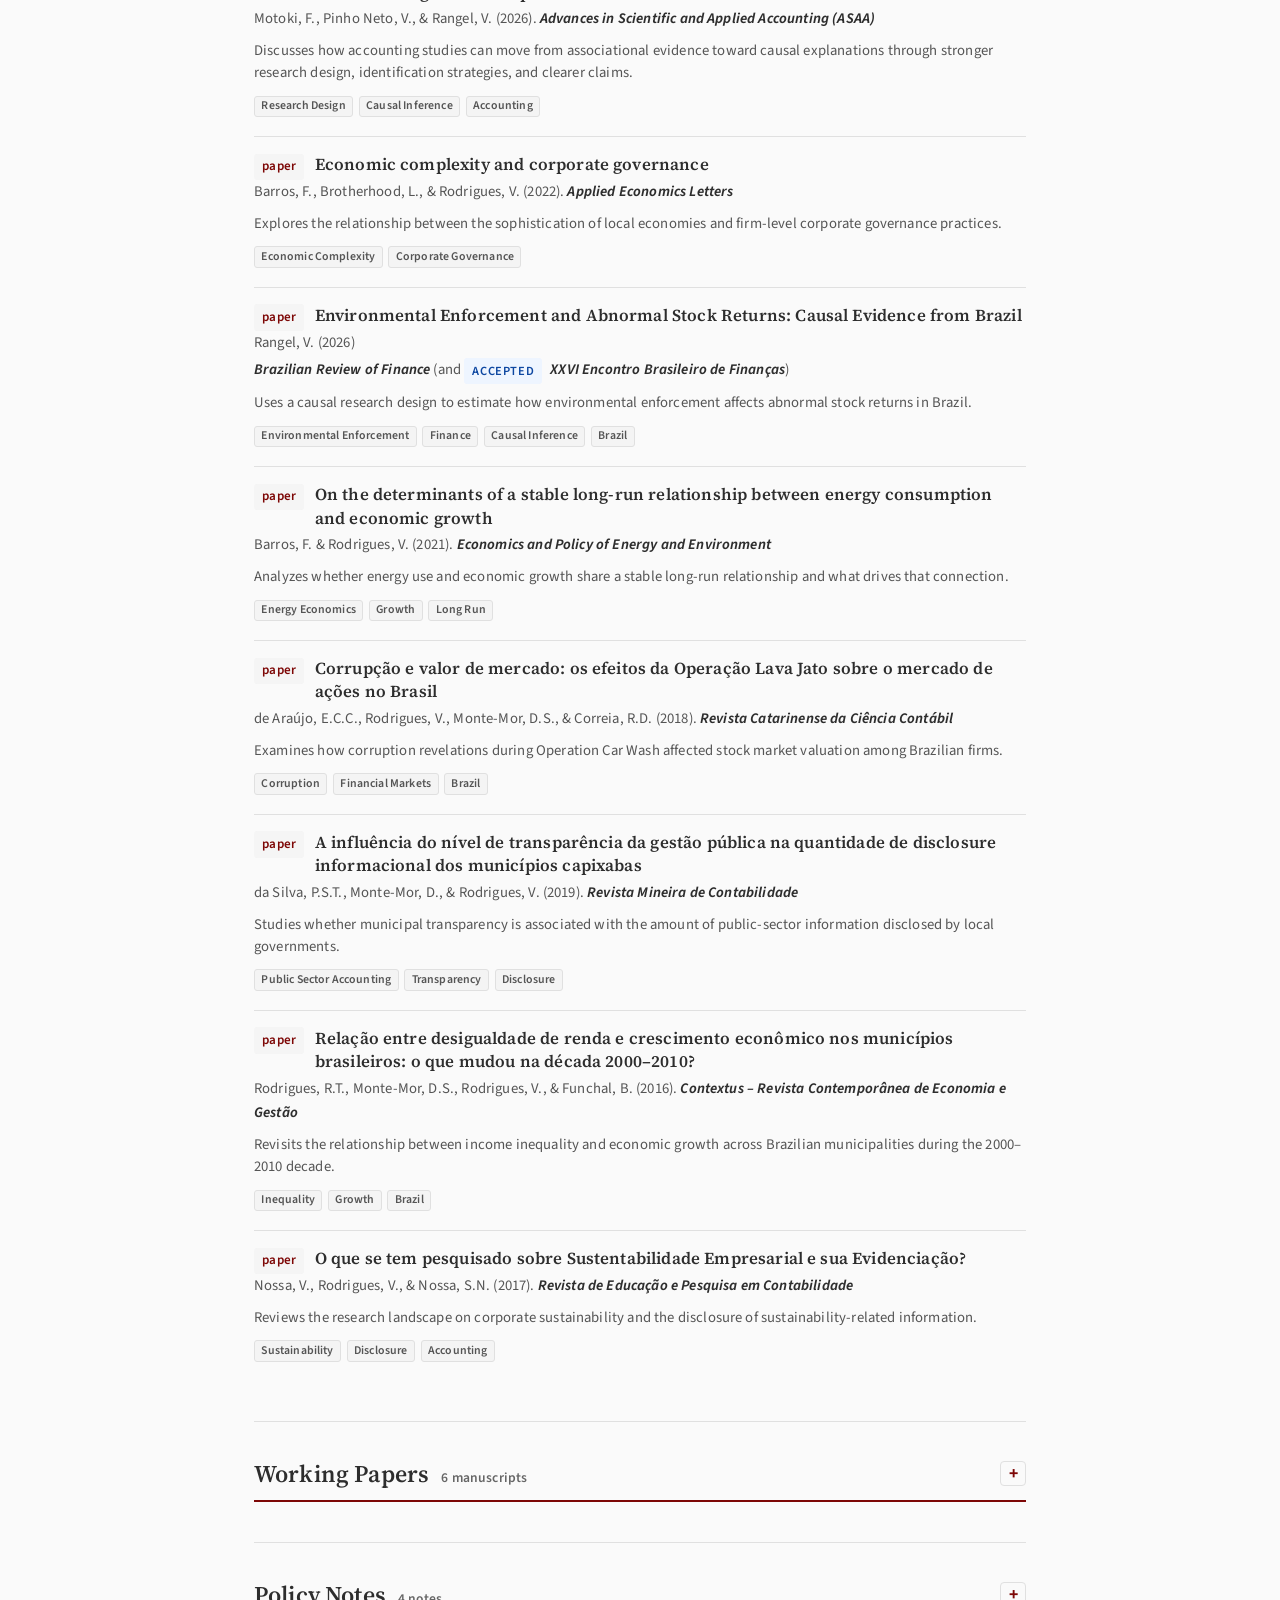
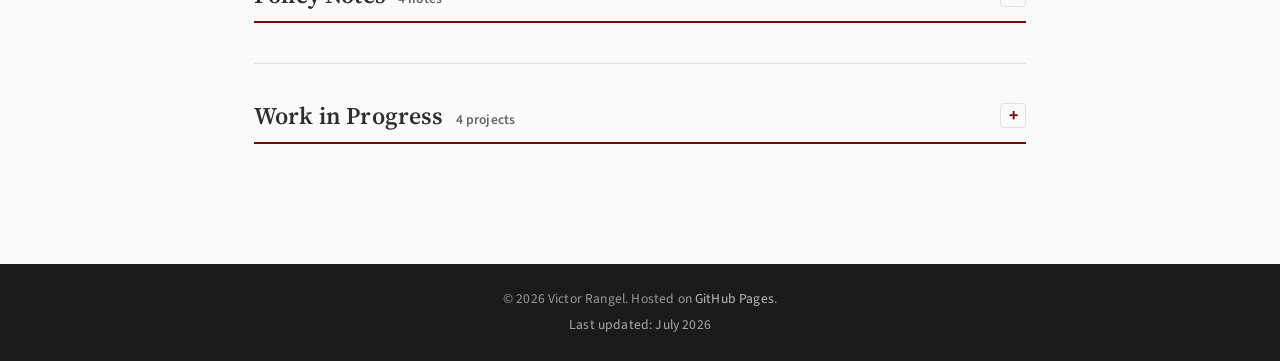
<file: research.html>
<!DOCTYPE html>
<html lang="en">
<head>
    <meta charset="UTF-8">
    <meta name="viewport" content="width=device-width, initial-scale=1.0">
    <title>Research - Victor Rangel</title>
    <link rel="stylesheet" href="css/style.css">
    <link rel="preconnect" href="https://fonts.googleapis.com">
    <link rel="preconnect" href="https://fonts.gstatic.com" crossorigin>
    <link href="https://fonts.googleapis.com/css2?family=Source+Sans+3:ital,wght@0,300;0,400;0,600;0,700;1,400&family=Source+Serif+4:ital,wght@0,400;0,600;0,700;1,400&display=swap" rel="stylesheet">
    <link rel="stylesheet" href="https://cdnjs.cloudflare.com/ajax/libs/font-awesome/6.5.1/css/all.min.css">
    <meta name="description" content="Victor Rangel - Research. Publications, policy notes, working papers, and ongoing projects.">
    <link rel="icon" type="image/svg+xml" href="img/favicon.svg">
    <link rel="canonical" href="https://vrangel.com.br/research.html">
    <link rel="alternate" hreflang="en" href="https://vrangel.com.br/research.html">
    <link rel="alternate" hreflang="pt-BR" href="https://vrangel.com.br/research-pt.html">
    <link rel="alternate" hreflang="x-default" href="https://vrangel.com.br/research.html">
    <meta name="theme-color" content="#1a1a1a">
    <meta property="og:title" content="Research - Victor Rangel">
    <meta property="og:description" content="Publications, policy notes, working papers, and ongoing projects.">
    <meta property="og:image" content="https://vrangel.com.br/img/og-card.jpg">
    <meta property="og:image:alt" content="Victor Rangel, Economist">
    <meta property="og:image:width" content="1200">
    <meta property="og:image:height" content="630">
    <meta property="og:url" content="https://vrangel.com.br/research.html">
    <meta property="og:type" content="website">
    <meta property="og:locale" content="en_US">
    <meta property="og:locale:alternate" content="pt_BR">
    <meta name="twitter:card" content="summary_large_image">
    <meta name="twitter:title" content="Research - Victor Rangel">
    <meta name="twitter:description" content="Publications, policy notes, working papers, and ongoing projects.">
    <meta name="twitter:image" content="https://vrangel.com.br/img/og-card.jpg">
    <meta name="twitter:image:alt" content="Victor Rangel, Economist">
</head>
<body>
    <a class="skip-link" href="#main-content">Skip to main content</a>

    <nav class="navbar">
        <div class="nav-container">
            <a href="index.html" class="nav-brand">Victor Rangel</a>
            <button class="nav-toggle" aria-label="Open navigation" aria-expanded="false" aria-controls="primary-navigation">
                <span></span><span></span><span></span>
            </button>
            <ul class="nav-links" id="primary-navigation">
                <li><a href="index.html">About</a></li>
                <li><a href="research.html" class="active">Research</a></li>
                <li><a href="index.html#teaching-media">Teaching &amp; Media</a></li>
                <li><a href="cv.html">CV</a></li>
                <li class="language-switcher" aria-label="Language selector">
                    <a href="research.html" class="lang-link active" title="English" aria-label="English version"><span class="flag flag-us" aria-hidden="true"></span><span class="sr-only">English</span></a>
                    <a href="research-pt.html" class="lang-link" title="Portugu&ecirc;s" aria-label="Vers&atilde;o em portugu&ecirc;s"><span class="flag flag-br" aria-hidden="true"></span><span class="sr-only">Portugu&ecirc;s</span></a>
                </li>
            </ul>
        </div>
    </nav>

    <main class="container page-content" id="main-content">

        <h1 class="page-title">Research</h1>

        <!-- ==================== PUBLICATIONS ==================== -->
        <details class="section research-group" open>
            <summary class="research-summary">
                <span class="research-heading-wrap">
                    <h2>Publications</h2>
                    <span class="research-count">15 papers</span>
                </span>
                <span class="research-toggle" aria-hidden="true"></span>
            </summary>

            <div class="paper">
                <p class="paper-title">Assessing political bias and value misalignment in generative artificial intelligence</p>
                <p class="paper-authors">Motoki, F., Pinho Neto, V., &amp; Rangel, V. (2025). <em>Journal of Economic Behavior and Organization</em></p>
                <p class="paper-description">Tests whether generative AI systems express political preferences or value profiles that diverge from different groups of users.</p>
                <p class="paper-tags"><span>LLMs</span><span>Political Bias</span><span>Value Alignment</span></p>
                <p class="paper-links"><a href="https://doi.org/10.1016/j.jebo.2025.106904" target="_blank">paper</a></p>
                <p class="paper-note">Covered by various news outlets worldwide &mdash; including the <em>Telegraph</em>, <em>Times of India</em>, and <em>Estad&atilde;o</em>.</p>
            </div>

            <div class="paper">
                <p class="paper-title">More human than human: measuring ChatGPT political bias</p>
                <p class="paper-authors">Motoki, F., Pinho Neto, V., &amp; Rodrigues, V. (2024). <em>Public Choice</em>, 198(1), 3&ndash;23.</p>
                <p class="paper-description">Measures the political orientation of ChatGPT responses and compares model outputs with patterns observed in human survey data.</p>
                <p class="paper-tags"><span>LLMs</span><span>Political Bias</span><span>Public Choice</span></p>
                <p class="paper-links"><a href="https://link.springer.com/article/10.1007/s11127-023-01097-2" target="_blank">paper</a></p>
                <p class="paper-note">Covered by almost 170 pieces of news coverage within the first five days after publication &mdash; including the <em>Washington Post</em>, <em>Telegraph</em>, and <em>Forbes</em>.</p>
            </div>

            <div class="paper">
                <p class="paper-title">Economic conditions and voting behavior</p>
                <p class="paper-authors">Barros, F., Correa-da-Silva, G., Pinho Neto, V., &amp; Rangel, V. (2025). <em>Public Choice</em></p>
                <p class="paper-description">Examines how local economic conditions shape electoral choices, connecting economic performance and shocks to voting patterns.</p>
                <p class="paper-tags"><span>Political Economy</span><span>Voting</span><span>Applied Microeconometrics</span></p>
                <p class="paper-links"><a href="https://link.springer.com/article/10.1007/s11127-025-01343-9" target="_blank">paper</a></p>
            </div>

            <div class="paper">
                <p class="paper-title">Natural disasters and financial technology adoption</p>
                <p class="paper-authors">Barros, F., Delalibera, B., Pinho Neto, V., &amp; Rangel, V. (2025). <em>Economics Letters</em></p>
                <p class="paper-description">Studies whether exposure to natural disasters changes demand for digital financial services and accelerates fintech adoption.</p>
                <p class="paper-tags"><span>Fintech</span><span>Natural Disasters</span><span>Digital Finance</span></p>
                <p class="paper-links"><a href="https://doi.org/10.1016/j.econlet.2024.112092" target="_blank">paper</a> <a href="https://drive.google.com/file/d/1nBSD9-OfOsuKA6ES7DLsEbvX0EafGoZ7/view" target="_blank">online appendix</a></p>
            </div>

            <div class="paper">
                <p class="paper-title">Bonus for firearms seizures and police performance</p>
                <p class="paper-authors">Barros, F., Delalibera, B., Pinho Neto, V., &amp; Rodrigues, V. (2022). <em>Economics Letters</em></p>
                <p class="paper-description">Evaluates whether performance-based bonuses for firearm seizures affect police behavior and public safety outcomes.</p>
                <p class="paper-tags"><span>Public Safety</span><span>Incentives</span><span>Policy Evaluation</span></p>
                <p class="paper-links"><a href="https://www.sciencedirect.com/science/article/abs/pii/S0165176522002294" target="_blank">paper</a></p>
            </div>

            <div class="paper">
                <p class="paper-title">Government, taxation and economic complexity</p>
                <p class="paper-authors">Barros, F., Brotherhood, L., Gomes, F., &amp; Rangel, V. (2024). <em>Applied Economics Letters</em>, 1&ndash;5.</p>
                <p class="paper-description">Investigates how government activity and tax structures relate to the economic complexity of countries and regions.</p>
                <p class="paper-tags"><span>Economic Complexity</span><span>Public Finance</span><span>Taxation</span></p>
                <p class="paper-links"><a href="https://www.tandfonline.com/doi/abs/10.1080/13504851.2024.2329792" target="_blank">paper</a></p>
            </div>

            <div class="paper">
                <p class="paper-title">Masking the identification problem: how time aggregation manufactures cross-country evidence &mdash; A comment on Tausk &amp; Spira (2025), BMC Public Health</p>
                <p class="paper-authors">Rangel, V. (2026)</p>
                <p class="paper-venue"><em>Journal of Comments and Replications in Economics</em></p>
                <p class="paper-description">Shows how aggregating time can create misleading cross-country evidence and obscure identification problems in public health research.</p>
                <p class="paper-tags"><span>Replication</span><span>Public Health</span><span>Identification</span></p>
                <p class="paper-links"><a href="https://jcr-econ.org/does-mask-usage-correlate-with-excess-mortality-findings-from-24-european-countries-comment/" target="_blank">paper</a></p>
            </div>

            <div class="paper">
                <p class="paper-title">From Association to Explanation: Strengthening Research Design and Causal Reasoning in Accounting Scholarship</p>
                <p class="paper-authors">Motoki, F., Pinho Neto, V., &amp; Rangel, V. (2026). <em>Advances in Scientific and Applied Accounting (ASAA)</em></p>
                <p class="paper-description">Discusses how accounting studies can move from associational evidence toward causal explanations through stronger research design, identification strategies, and clearer claims.</p>
                <p class="paper-tags"><span>Research Design</span><span>Causal Inference</span><span>Accounting</span></p>
                <p class="paper-links"><a href="https://asaa.emnuvens.com.br/asaa/article/view/1334" target="_blank">paper</a></p>
            </div>

            <div class="paper">
                <p class="paper-title">Economic complexity and corporate governance</p>
                <p class="paper-authors">Barros, F., Brotherhood, L., &amp; Rodrigues, V. (2022). <em>Applied Economics Letters</em></p>
                <p class="paper-description">Explores the relationship between the sophistication of local economies and firm-level corporate governance practices.</p>
                <p class="paper-tags"><span>Economic Complexity</span><span>Corporate Governance</span></p>
                <p class="paper-links"><a href="https://www.tandfonline.com/doi/full/10.1080/13504851.2020.1855305" target="_blank">paper</a></p>
            </div>

            <div class="paper">
                <p class="paper-title">Environmental Enforcement and Abnormal Stock Returns: Causal Evidence from Brazil</p>
                <p class="paper-authors">Rangel, V. (2026)</p>
                <p class="paper-venue"><em>Brazilian Review of Finance</em> (and <span class="venue-status accepted">Accepted</span> <em>XXVI Encontro Brasileiro de Finan&ccedil;as</em>)</p>
                <p class="paper-description">Uses a causal research design to estimate how environmental enforcement affects abnormal stock returns in Brazil.</p>
                <p class="paper-tags"><span>Environmental Enforcement</span><span>Finance</span><span>Causal Inference</span><span>Brazil</span></p>
                <p class="paper-links"><a href="https://periodicos.fgv.br/rbfin/article/view/98215/91248" target="_blank">paper</a></p>
            </div>

            <div class="paper">
                <p class="paper-title">On the determinants of a stable long-run relationship between energy consumption and economic growth</p>
                <p class="paper-authors">Barros, F. &amp; Rodrigues, V. (2021). <em>Economics and Policy of Energy and Environment</em></p>
                <p class="paper-description">Analyzes whether energy use and economic growth share a stable long-run relationship and what drives that connection.</p>
                <p class="paper-tags"><span>Energy Economics</span><span>Growth</span><span>Long Run</span></p>
                <p class="paper-links"><a href="https://www.torrossa.com/en/resources/an/5277704" target="_blank">paper</a></p>
            </div>

            <div class="paper">
                <p class="paper-title">Corrup&ccedil;&atilde;o e valor de mercado: os efeitos da Opera&ccedil;&atilde;o Lava Jato sobre o mercado de a&ccedil;&otilde;es no Brasil</p>
                <p class="paper-authors">de Ara&uacute;jo, E.C.C., Rodrigues, V., Monte-Mor, D.S., &amp; Correia, R.D. (2018). <em>Revista Catarinense da Ci&ecirc;ncia Cont&aacute;bil</em></p>
                <p class="paper-description">Examines how corruption revelations during Operation Car Wash affected stock market valuation among Brazilian firms.</p>
                <p class="paper-tags"><span>Corruption</span><span>Financial Markets</span><span>Brazil</span></p>
                <p class="paper-links"><a href="https://www.redalyc.org/journal/4775/477556264004/477556264004.pdf" target="_blank">paper</a></p>
            </div>

            <div class="paper">
                <p class="paper-title">A influ&ecirc;ncia do n&iacute;vel de transpar&ecirc;ncia da gest&atilde;o p&uacute;blica na quantidade de disclosure informacional dos munic&iacute;pios capixabas</p>
                <p class="paper-authors">da Silva, P.S.T., Monte-Mor, D., &amp; Rodrigues, V. (2019). <em>Revista Mineira de Contabilidade</em></p>
                <p class="paper-description">Studies whether municipal transparency is associated with the amount of public-sector information disclosed by local governments.</p>
                <p class="paper-tags"><span>Public Sector Accounting</span><span>Transparency</span><span>Disclosure</span></p>
                <p class="paper-links"><a href="https://revista.crcmg.org.br/rmc/article/view/928" target="_blank">paper</a></p>
            </div>

            <div class="paper">
                <p class="paper-title">Rela&ccedil;&atilde;o entre desigualdade de renda e crescimento econ&ocirc;mico nos munic&iacute;pios brasileiros: o que mudou na d&eacute;cada 2000&ndash;2010?</p>
                <p class="paper-authors">Rodrigues, R.T., Monte-Mor, D.S., Rodrigues, V., &amp; Funchal, B. (2016). <em>Contextus &ndash; Revista Contempor&acirc;nea de Economia e Gest&atilde;o</em></p>
                <p class="paper-description">Revisits the relationship between income inequality and economic growth across Brazilian municipalities during the 2000&ndash;2010 decade.</p>
                <p class="paper-tags"><span>Inequality</span><span>Growth</span><span>Brazil</span></p>
                <p class="paper-links"><a href="https://periodicos.ufc.br/contextus/article/view/32281/pdf" target="_blank">paper</a></p>
            </div>

            <div class="paper">
                <p class="paper-title">O que se tem pesquisado sobre Sustentabilidade Empresarial e sua Evidencia&ccedil;&atilde;o?</p>
                <p class="paper-authors">Nossa, V., Rodrigues, V., &amp; Nossa, S.N. (2017). <em>Revista de Educa&ccedil;&atilde;o e Pesquisa em Contabilidade</em></p>
                <p class="paper-description">Reviews the research landscape on corporate sustainability and the disclosure of sustainability-related information.</p>
                <p class="paper-tags"><span>Sustainability</span><span>Disclosure</span><span>Accounting</span></p>
                <p class="paper-links"><a href="https://www.repec.org.br/repec/article/view/1719" target="_blank">paper</a></p>
            </div>
        </details>

        <hr class="section-divider">

        <details class="section research-group">
            <summary class="research-summary">
                <span class="research-heading-wrap">
                    <h2>Working Papers</h2>
                    <span class="research-count">6 manuscripts</span>
                </span>
                <span class="research-toggle" aria-hidden="true"></span>
            </summary>

            <h3 class="year-heading">2026</h3>

            <div class="paper">
                <p class="paper-title">Armed Factions and Local Electoral Competition: Evidence from Metropolitan Rio de Janeiro</p>
                <p class="paper-authors">Pinho Neto, V. &amp; Rangel, V. (2026)</p>
                <p class="paper-venue"><span class="venue-status submitted">Submitted</span></p>
                <p class="paper-description">Studies how the presence of armed factions in metropolitan Rio de Janeiro shapes local electoral competition and political behavior.</p>
                <p class="paper-tags"><span>Political Economy</span><span>Public Security</span><span>Elections</span></p>
                <p class="paper-links"><a href="https://papers.ssrn.com/sol3/papers.cfm?abstract_id=7040278" target="_blank">SSRN</a></p>
            </div>

            <div class="paper">
                <p class="paper-title">Como medir o invis&iacute;vel? Guerras, pizzarias do Pent&aacute;gono e o uso de vari&aacute;veis proxy em econometria</p>
                <p class="paper-authors">Vianna, G. &amp; Rangel, V. (2026)</p>
                <p class="paper-description">Explains how proxy variables can help measure otherwise invisible phenomena, while highlighting the risks of weak or misleading proxies.</p>
                <p class="paper-tags"><span>Econometrics</span><span>Proxy Variables</span><span>Measurement</span></p>
                <p class="paper-links"><a href="https://arxiv.org/abs/2601.10352" target="_blank">arXiv</a></p>
            </div>

            <div class="paper">
                <p class="paper-title">Regulatory Simplification, Formalization, and Local Economic Activity: Evidence from Brazil</p>
                <p class="paper-authors">Barros, F. &amp; Rangel, V.</p>
                <p class="paper-venue"><span class="venue-status submitted">Submitted</span></p>
                <p class="paper-description">Estimates how simplifying local regulation affects firm formalization and economic activity in Brazilian municipalities.</p>
                <p class="paper-tags"><span>Regulation</span><span>Formalization</span><span>Local Development</span></p>
                <p class="paper-links"><a href="https://papers.ssrn.com/sol3/papers.cfm?abstract_id=6569392" target="_blank">SSRN</a></p>
            </div>

            <div class="paper">
                <p class="paper-title">AI Agents in the Garden of Forking Specifications: Personas and Econometric Choices</p>
                <p class="paper-authors">Motoki, F.Y.S., Pinho Neto, V., &amp; Rangel, V.</p>
                <p class="paper-venue"><span class="venue-status submitted">Submitted</span></p>
                <p class="paper-description">Uses a controlled many-analyst experiment with LLM agents to study how ideological priors shape specification choices in applied econometrics.</p>
                <p class="paper-tags"><span>Applied Econometrics</span><span>Specification Choice</span><span>LLMs</span><span>Research Design</span></p>
                <p class="paper-links"><a href="https://papers.ssrn.com/sol3/papers.cfm?abstract_id=6722712" target="_blank">SSRN</a></p>
            </div>

            <h3 class="year-heading">2024</h3>

            <div class="paper">
                <p class="paper-title">Charting New Territory: Using ChatGPT to Enhance Survey Instruments for Management Accounting Research</p>
                <p class="paper-authors">Motoki, F., Monteiro, J.C., Malague&ntilde;o, R., &amp; Rangel, V. (2024)</p>
                <p class="paper-description">Explores how ChatGPT can support the design, refinement, and stress-testing of survey instruments in management accounting.</p>
                <p class="paper-tags"><span>LLMs</span><span>Survey Design</span><span>Management Accounting</span></p>
                <p class="paper-links"><a href="https://ssrn.com/abstract=4595896" target="_blank">SSRN</a></p>
            </div>

            <h3 class="year-heading">2023</h3>

            <div class="paper">
                <p class="paper-title">Virtual learning, real effects: Does delivery mode influence students' attainment?</p>
                <p class="paper-authors">Motoki, F., Pinho Neto, V., &amp; Rangel, V. (2023)</p>
                <p class="paper-venue"><span class="venue-status rr">R&amp;R</span> <em>Journal of the Knowledge Economy</em></p>
                <p class="paper-description">Estimates whether online and in-person course delivery lead to different student attainment outcomes.</p>
                <p class="paper-tags"><span>Education</span><span>Online Learning</span><span>Causal Inference</span></p>
                <p class="paper-links"><a href="https://ssrn.com/abstract=4582715" target="_blank">SSRN</a></p>
            </div>
        </details>

        <hr class="section-divider">

        <details class="section research-group">
            <summary class="research-summary">
                <span class="research-heading-wrap">
                    <h2>Policy Notes</h2>
                    <span class="research-count">4 notes</span>
                </span>
                <span class="research-toggle" aria-hidden="true"></span>
            </summary>

            <h3 class="year-heading">2026</h3>

            <div class="paper">
                <p class="paper-title">Nota de Pol&iacute;tica P&uacute;blica: O que sabemos sobre Transfer&ecirc;ncias Condicionais de Renda e Bolsa Fam&iacute;lia</p>
                <p class="paper-authors">Rangel, V. (2026)</p>
                <p class="paper-description">Reviews the evidence on conditional cash transfers and Bolsa Fam&iacute;lia, separating results with strong support, such as consumption, poverty, schooling and preventive health, from outcomes that depend on service quality, local capacity and labor-market transitions.</p>
                <p class="paper-tags"><span>Bolsa Fam&iacute;lia</span><span>Conditional Cash Transfers</span><span>Public Policy</span><span>Evidence Review</span></p>
                <p class="paper-links"><a href="https://preprints.scielo.org/index.php/scielo/preprint/view/16314" target="_blank">SciELO</a></p>
            </div>

            <div class="paper">
                <p class="paper-title">Nota de Pol&iacute;tica P&uacute;blica: sa&iacute;das do Bolsa Fam&iacute;lia e emprego formal no munic&iacute;pio de Bento Gon&ccedil;alves</p>
                <p class="paper-authors">Rangel, V. (2026)</p>
                <p class="paper-description">Evaluates whether the decline in Bolsa Fam&iacute;lia beneficiaries in Bento Gon&ccedil;alves is compatible with local policy rather than a regional trend, using a synthetic control design and formal employment data.</p>
                <p class="paper-tags"><span>Bolsa Fam&iacute;lia</span><span>Synthetic Control</span><span>Municipal Policy</span><span>Formal Employment</span></p>
                <p class="paper-links"><a href="https://preprints.scielo.org/index.php/scielo/preprint/view/16019" target="_blank">SciELO</a> <a href="https://github.com/vr-rodrigues/bento-goncalves-bolsa-familia-synth" target="_blank" data-goatcounter-click="code-bf-bento-goncalves" data-goatcounter-title="Code: Bolsa Familia and formal employment in Bento Goncalves">code</a></p>
            </div>

            <div class="paper">
                <p class="paper-title">O Brasileiro trabalha menos do que deveria?</p>
                <p class="paper-authors">Rangel, V. (2026)</p>
                <p class="paper-description">Discusses Brazilian working hours in comparative perspective, separating evidence on labor supply from common claims in the public debate.</p>
                <p class="paper-tags"><span>Labor Economics</span><span>Productivity</span><span>Brazil</span></p>
                <p class="paper-links"><a href="https://preprints.scielo.org/index.php/scielo/preprint/view/15223" target="_blank">SciELO</a></p>
            </div>

            <div class="paper">
                <p class="paper-title">Nota de Pol&iacute;tica P&uacute;blica: Quanto de produtividade precisamos para reduzir a jornada de trabalho?</p>
                <p class="paper-authors">Rangel, V. (2026)</p>
                <p class="paper-description">Estimates the productivity gains needed to reduce working time without lowering output or income.</p>
                <p class="paper-tags"><span>Productivity</span><span>Working Time</span><span>Public Policy</span></p>
                <p class="paper-links"><a href="https://arxiv.org/abs/2602.03884" target="_blank">arXiv</a></p>
            </div>

        </details>

        <hr class="section-divider">

        <details class="section research-group">
            <summary class="research-summary">
                <span class="research-heading-wrap">
                    <h2>Work in Progress</h2>
                    <span class="research-count">4 projects</span>
                </span>
                <span class="research-toggle" aria-hidden="true"></span>
            </summary>

            <div class="paper">
                <p class="paper-title">From the Centrality of Macroeconomics to the Expansion of Brazil's Economic Agenda: Computational Evidence from Conjuntura Econ&ocirc;mica (FGV/IBRE), 1948&ndash;2026</p>
                <p class="paper-authors">Rangel, V. &amp; Siqueira, S.</p>
                <p class="paper-description">Uses a computational text corpus from <em>Conjuntura Econ&ocirc;mica</em> to measure how Brazil's technical economic debate changed across themes over time.</p>
                <p class="paper-tags"><span>Economic Thought</span><span>Text Analysis</span><span>Brazil</span><span>FGV/IBRE</span></p>
            </div>

            <div class="paper">
                <p class="paper-title">Women as mayors improve neonatal health, but effects are not sustained when they leave</p>
                <p class="paper-authors">Rangel, V., Melo, C., &amp; Miranda, B.V.</p>
                <p class="paper-description">Uses close mixed-gender mayoral races in Brazil to study how female political leadership affects neonatal health and care processes.</p>
                <p class="paper-tags"><span>Political Leadership</span><span>Neonatal Health</span><span>Regression Discontinuity</span><span>Brazil</span></p>
            </div>

            <div class="paper">
                <p class="paper-title">Do Health Policy Conclusions Survive Modern DiD? Re-estimating TWFE Studies</p>
                <p class="paper-authors">Rangel, V., Pinto, C., &amp; Sant'Anna, P.H.C.</p>
                <p class="paper-description">Revisits influential health-policy studies that used TWFE difference-in-differences methods and tests whether conclusions hold with modern DiD estimators.</p>
                <p class="paper-tags"><span>Causal Inference</span><span>Health Policy</span><span>DiD</span></p>
            </div>

            <div class="paper">
                <p class="paper-title">Can Words Move Inflation Expectations? A Counterfactual-Text Laboratory</p>
                <p class="paper-authors">Barros Jr., F., Motoki, F.Y.S., Pinho Neto, V., &amp; Rangel, V.</p>
                <p class="paper-description">Develops Prompt-IV, a counterfactual-text laboratory that rewrites the same Copom minutes under hawkish and dovish instructions to estimate how central-bank language shifts the inflation expectations of calibrated synthetic professional forecasters.</p>
                <p class="paper-tags"><span>Inflation Expectations</span><span>Central Bank Communication</span><span>LLMs</span><span>Prompt-IV</span></p>
            </div>
        </details>

    </main>

    <footer>
        <div class="container">
            <p>&copy; 2026 Victor Rangel. Hosted on <a href="https://github.com/vr-rodrigues/vr-rodrigues.github.io" target="_blank">GitHub Pages</a>.</p>
            <p class="footer-updated">Last updated: July 2026</p>
        </div>
    </footer>

    <script src="js/site.js"></script>
    <script data-goatcounter="https://vrangel.goatcounter.com/count" async src="https://gc.zgo.at/count.js"></script>

</body>
</html>
</file>
<file: css/style.css>
/* =========================================
   Victor Rangel — Academic Personal Website
   ========================================= */

/* --- Reset & Base --- */
*, *::before, *::after {
    margin: 0;
    padding: 0;
    box-sizing: border-box;
}

:root {
    --color-primary: #7d0706;
    --color-primary-light: #a01010;
    --color-text: #2d2d2d;
    --color-text-light: #555;
    --color-text-muted: #666;
    --color-bg: #fafafa;
    --color-white: #fff;
    --color-border: #e0e0e0;
    --color-nav-bg: #1a1a1a;
    --color-nav-text: #f0f0f0;
    --font-sans: 'Source Sans 3', -apple-system, BlinkMacSystemFont, 'Segoe UI', sans-serif;
    --font-serif: 'Source Serif 4', Georgia, 'Times New Roman', serif;
    --max-width: 820px;
    --nav-height: 56px;
}

html {
    scroll-behavior: smooth;
}

body {
    font-family: var(--font-sans);
    font-size: 16px;
    line-height: 1.65;
    color: var(--color-text);
    background: var(--color-bg);
    letter-spacing: 0.01em;
    -webkit-font-smoothing: antialiased;
}

a {
    color: var(--color-primary);
    text-decoration: none;
    transition: color 0.2s;
}

a:hover {
    color: var(--color-primary-light);
    text-decoration: underline;
}

a:focus-visible,
button:focus-visible,
summary:focus-visible {
    outline: 3px solid var(--color-primary);
    outline-offset: 3px;
}

img {
    max-width: 100%;
    height: auto;
}

/* --- Navigation --- */
.skip-link {
    position: fixed;
    top: 0.5rem;
    left: 0.5rem;
    z-index: 1000;
    padding: 0.55rem 0.8rem;
    color: #fff;
    background: var(--color-primary);
    border-radius: 4px;
    transform: translateY(-150%);
    transition: transform 0.2s;
}

.skip-link:focus {
    color: #fff;
    transform: translateY(0);
    text-decoration: none;
}

.navbar {
    position: sticky;
    top: 0;
    z-index: 100;
    background: var(--color-nav-bg);
    height: var(--nav-height);
    box-shadow: 0 1px 4px rgba(0,0,0,0.15);
}

.nav-container {
    max-width: var(--max-width);
    margin: 0 auto;
    padding: 0 1.5rem;
    display: flex;
    align-items: center;
    justify-content: space-between;
    height: 100%;
}

.nav-brand {
    font-family: var(--font-serif);
    font-size: 1.15rem;
    font-weight: 600;
    color: var(--color-nav-text);
    text-decoration: none;
    letter-spacing: 0.02em;
}

.nav-brand:hover {
    color: #fff;
    text-decoration: none;
}

.nav-links {
    list-style: none;
    display: flex;
    gap: 1.35rem;
}

.nav-links a {
    color: #bbb;
    text-decoration: none;
    font-size: 0.92rem;
    font-weight: 400;
    letter-spacing: 0.03em;
    text-transform: uppercase;
    padding: 0.25rem 0;
    border-bottom: 2px solid transparent;
    transition: color 0.2s, border-color 0.2s;
}

.nav-links a:hover,
.nav-links a.active {
    color: #fff;
    border-bottom-color: var(--color-primary);
    text-decoration: none;
}

.language-switcher {
    display: flex;
    align-items: center;
    gap: 0.35rem;
}

.nav-links .lang-link {
    display: inline-flex;
    align-items: center;
    justify-content: center;
    width: 30px;
    height: 24px;
    padding: 0;
    border: 1px solid transparent;
    border-radius: 4px;
}

.nav-links .lang-link:hover,
.nav-links .lang-link.active {
    border-color: rgba(255, 255, 255, 0.45);
    background: rgba(255, 255, 255, 0.08);
}

.flag {
    position: relative;
    display: inline-block;
    width: 20px;
    height: 14px;
    overflow: hidden;
    border-radius: 2px;
    box-shadow: 0 0 0 1px rgba(255, 255, 255, 0.22);
}

.flag-us {
    background: repeating-linear-gradient(
        to bottom,
        #b22234 0,
        #b22234 1.08px,
        #fff 1.08px,
        #fff 2.16px
    );
}

.flag-us::before {
    content: "";
    position: absolute;
    top: 0;
    left: 0;
    width: 8.2px;
    height: 7.6px;
    background: #3c3b6e;
}

.flag-br {
    background: #009b3a;
}

.flag-br::before {
    content: "";
    position: absolute;
    top: 2.2px;
    left: 4.2px;
    width: 11.6px;
    height: 9.6px;
    background: #ffdf00;
    transform: rotate(45deg);
}

.flag-br::after {
    content: "";
    position: absolute;
    top: 4.2px;
    left: 7px;
    width: 6px;
    height: 6px;
    border-radius: 50%;
    background: #002776;
}

.sr-only {
    position: absolute;
    width: 1px;
    height: 1px;
    padding: 0;
    margin: -1px;
    overflow: hidden;
    clip: rect(0, 0, 0, 0);
    white-space: nowrap;
    border: 0;
}

/* Hamburger */
.nav-toggle {
    display: none;
    background: none;
    border: none;
    cursor: pointer;
    width: 44px;
    height: 44px;
    padding: 0;
    align-items: center;
    justify-content: center;
    flex-direction: column;
    gap: 5px;
}

.nav-toggle span {
    display: block;
    width: 22px;
    height: 2px;
    background: #ccc;
    border-radius: 2px;
    transition: transform 0.3s, opacity 0.3s;
}

.nav-toggle.active span:nth-child(1) {
    transform: rotate(45deg) translate(5px, 5px);
}

.nav-toggle.active span:nth-child(2) {
    opacity: 0;
}

.nav-toggle.active span:nth-child(3) {
    transform: rotate(-45deg) translate(5px, -5px);
}

/* --- Layout --- */
.container {
    max-width: var(--max-width);
    margin: 0 auto;
    padding: 0 1.5rem;
}

.page-content {
    padding-top: 2.5rem;
    padding-bottom: 3rem;
    min-height: calc(100vh - var(--nav-height) - 80px);
}

/* --- Hero / About --- */
.hero {
    display: flex;
    gap: 2.5rem;
    align-items: flex-start;
    padding: 3rem 0 2rem;
}

.hero-image {
    flex-shrink: 0;
    width: 220px;
}

.hero-image picture {
    display: block;
}

.hero-image img {
    width: 220px;
    height: 220px;
    object-fit: cover;
    border-radius: 8px;
    box-shadow: 0 4px 20px rgba(0,0,0,0.1);
}

.hero-content {
    flex: 1;
}

.hero-content h1 {
    font-family: var(--font-serif);
    font-size: 2rem;
    font-weight: 700;
    margin-bottom: 0.25rem;
    color: var(--color-text);
}

.hero-content .subtitle {
    font-size: 1.05rem;
    color: var(--color-text-muted);
    margin-bottom: 1rem;
    font-weight: 300;
}

.hero-content p {
    margin-bottom: 0.8rem;
    color: var(--color-text-light);
}

/* Social Links */
.social-links {
    display: flex;
    gap: 1rem;
    margin-top: 1.2rem;
}

.social-links a {
    display: inline-flex;
    align-items: center;
    justify-content: center;
    width: 38px;
    height: 38px;
    border-radius: 50%;
    background: var(--color-nav-bg);
    color: var(--color-nav-text);
    font-size: 1rem;
    transition: background 0.2s, transform 0.2s;
}

.social-links a:hover {
    background: var(--color-primary);
    transform: translateY(-2px);
    text-decoration: none;
}

/* --- Sections --- */
.section {
    margin-bottom: 2.5rem;
}

.section[id] {
    scroll-margin-top: calc(var(--nav-height) + 1rem);
}

.section h2 {
    font-family: var(--font-serif);
    font-size: 1.5rem;
    font-weight: 600;
    margin-bottom: 1.2rem;
    padding-bottom: 0.4rem;
    border-bottom: 2px solid var(--color-primary);
    display: inline-block;
}

.year-heading {
    font-size: 0.95rem;
    font-weight: 700;
    color: var(--color-primary);
    letter-spacing: 0.04em;
    margin: 1.4rem 0 0.2rem;
}

.section h2 + .year-heading {
    margin-top: 0;
}

.research-summary {
    list-style: none;
    display: flex;
    align-items: center;
    justify-content: space-between;
    gap: 1rem;
    cursor: pointer;
    padding-bottom: 0.4rem;
    margin-bottom: 1.2rem;
    border-bottom: 2px solid var(--color-primary);
}

.research-summary::-webkit-details-marker {
    display: none;
}

.research-summary h2 {
    margin-bottom: 0;
    padding-bottom: 0;
    border-bottom: none;
}

.research-heading-wrap {
    display: flex;
    align-items: baseline;
    gap: 0.75rem;
    flex-wrap: wrap;
}

.research-count {
    font-size: 0.85rem;
    font-weight: 600;
    color: var(--color-text-muted);
}

.research-summary:focus-visible {
    outline: 2px solid var(--color-primary);
    outline-offset: 4px;
}

.research-group:not([open]) .research-summary {
    margin-bottom: 0;
}

.research-toggle {
    display: inline-flex;
    align-items: center;
    justify-content: center;
    flex-shrink: 0;
    width: 1.6rem;
    height: 1.6rem;
    border: 1px solid var(--color-border);
    border-radius: 4px;
    color: var(--color-primary);
    font-size: 1.1rem;
    font-weight: 700;
    line-height: 1;
}

.research-toggle::before {
    content: "-";
}

.research-group:not([open]) .research-toggle::before {
    content: "+";
}

.research-summary + .year-heading {
    margin-top: 0;
}

.page-title {
    font-family: var(--font-serif);
    font-size: 2rem;
    font-weight: 700;
    margin-bottom: 2rem;
    color: var(--color-text);
}

/* --- Research Interests Grid --- */
.interests-grid {
    display: grid;
    grid-template-columns: repeat(auto-fill, minmax(220px, 1fr));
    gap: 0.8rem;
}

.interest-item {
    display: flex;
    align-items: center;
    gap: 0.7rem;
    padding: 0.7rem 1rem;
    background: var(--color-white);
    border-radius: 6px;
    border: 1px solid var(--color-border);
    font-size: 0.95rem;
    color: var(--color-text);
}

.interest-item i {
    color: var(--color-primary);
    font-size: 1.1rem;
    width: 20px;
    text-align: center;
}

/* --- Featured Research / Media --- */
.featured-list {
    display: grid;
    grid-template-columns: repeat(auto-fit, minmax(260px, 1fr));
    gap: 0.9rem;
}

.featured-item {
    background: var(--color-white);
    border: 1px solid var(--color-border);
    border-radius: 6px;
    padding: 1rem;
}

.featured-title {
    font-family: var(--font-serif);
    font-size: 1rem;
    font-weight: 600;
    line-height: 1.35;
    color: var(--color-text);
    margin-bottom: 0.25rem;
}

.featured-meta {
    font-size: 0.9rem;
    color: var(--color-text-light);
    margin-bottom: 0.35rem;
}

.featured-description {
    font-size: 0.92rem;
    color: var(--color-text-light);
    line-height: 1.5;
    margin-bottom: 0.45rem;
}

.featured-item:has(.paper-links) {
    display: grid;
    grid-template-columns: auto minmax(0, 1fr);
    column-gap: 0.65rem;
    align-items: baseline;
}

.featured-item:has(.paper-links) .paper-links {
    grid-column: 1;
    grid-row: 1;
    margin-top: 0;
}

.featured-item:has(.paper-links) .featured-title {
    grid-column: 2;
    grid-row: 1;
}

.featured-item:has(.paper-links) .featured-meta,
.featured-item:has(.paper-links) .featured-description,
.featured-item:has(.paper-links) .paper-tags {
    grid-column: 1 / -1;
}

.media-grid {
    display: grid;
    grid-template-columns: repeat(2, 1fr);
    gap: 0.9rem;
}

.media-card {
    background: var(--color-white);
    border: 1px solid var(--color-border);
    border-radius: 6px;
    padding: 1rem;
}

.media-card i {
    color: var(--color-primary);
    font-size: 1.25rem;
    margin-bottom: 0.6rem;
}

.media-card h3 {
    font-family: var(--font-serif);
    font-size: 1.05rem;
    line-height: 1.3;
    margin-bottom: 0.35rem;
}

.media-card p {
    font-size: 0.92rem;
    color: var(--color-text-light);
    line-height: 1.5;
    margin-bottom: 0.45rem;
}

/* --- Updates List --- */
.updates-list {
    list-style: none;
}

.updates-list li {
    display: flex;
    gap: 1rem;
    padding: 0.6rem 0;
    border-bottom: 1px solid var(--color-border);
    align-items: baseline;
}

.updates-list li:last-child {
    border-bottom: none;
}

.update-date {
    flex-shrink: 0;
    font-weight: 600;
    color: var(--color-primary);
    font-size: 0.9rem;
    min-width: 45px;
}

.update-text {
    color: var(--color-text-light);
    font-size: 0.95rem;
}

/* --- Papers --- */
.paper {
    padding: 1rem 0;
    border-bottom: 1px solid var(--color-border);
}

.paper:last-child {
    border-bottom: none;
}

.paper:has(.paper-links) {
    display: grid;
    grid-template-columns: auto minmax(0, 1fr);
    column-gap: 0.65rem;
    align-items: baseline;
}

.paper:has(.paper-links) .paper-links {
    grid-column: 1;
    grid-row: 1;
    margin-top: 0;
}

.paper-title {
    font-family: var(--font-serif);
    font-size: 1.05rem;
    font-weight: 600;
    color: var(--color-text);
    margin-bottom: 0.2rem;
    line-height: 1.4;
}

.paper:has(.paper-links) .paper-title {
    grid-column: 2;
    grid-row: 1;
}

.paper:has(.paper-links) .paper-authors,
.paper:has(.paper-links) .paper-venue,
.paper:has(.paper-links) .paper-description,
.paper:has(.paper-links) .paper-tags,
.paper:has(.paper-links) .paper-note {
    grid-column: 1 / -1;
}

.paper-authors {
    font-size: 0.92rem;
    color: var(--color-text-light);
    margin-bottom: 0.2rem;
}

.paper-venue {
    font-size: 0.92rem;
    color: var(--color-text-light);
    margin-bottom: 0.2rem;
}

.paper-authors em,
.paper-venue em,
.featured-meta em {
    color: var(--color-text);
    font-weight: 650;
}

.paper-description {
    font-size: 0.92rem;
    color: var(--color-text-light);
    line-height: 1.5;
    margin: 0.35rem 0 0.25rem;
}

.paper-tags {
    display: flex;
    flex-wrap: wrap;
    gap: 0.35rem;
    margin: 0.45rem 0 0.2rem;
}

.paper-tags span {
    display: inline-block;
    font-size: 0.74rem;
    font-weight: 600;
    color: var(--color-text-light);
    background: #f4f4f4;
    border: 1px solid var(--color-border);
    border-radius: 3px;
    padding: 0.1rem 0.4rem;
    line-height: 1.35;
}

.venue-status {
    display: inline-block;
    font-size: 0.78rem;
    font-weight: 600;
    text-transform: uppercase;
    letter-spacing: 0.05em;
    padding: 0.15rem 0.5rem;
    border-radius: 3px;
    margin-right: 0.3rem;
}

.venue-status.forthcoming {
    background: #e8f5e9;
    color: #2e7d32;
}

.venue-status.accepted {
    background: #eef5ff;
    color: #0d47a1;
}

.venue-status.rr {
    background: #fff3e0;
    color: #e65100;
}

.venue-status.submitted {
    background: #e3f2fd;
    color: #1565c0;
}

.paper-links {
    font-size: 0.88rem;
    margin-top: 0.3rem;
    display: flex;
    flex-wrap: wrap;
    gap: 0.3rem;
}

.paper-links a {
    display: inline-block;
    padding: 0.15rem 0.5rem;
    background: #f5f5f5;
    border-radius: 3px;
    font-size: 0.82rem;
    font-weight: 600;
    text-transform: lowercase;
    letter-spacing: 0.02em;
    transition: background 0.2s;
}

.paper-links a:hover {
    background: var(--color-primary);
    color: #fff;
    text-decoration: none;
}

.paper-note {
    font-size: 0.85rem;
    color: var(--color-text-muted);
    font-style: italic;
    margin-top: 0.3rem;
    padding-left: 0.8rem;
    border-left: 2px solid var(--color-border);
}

.section-divider {
    border: none;
    border-top: 1px solid var(--color-border);
    margin: 2rem 0;
}

/* --- CV --- */
.cv-download {
    margin-bottom: 2.5rem;
}

.last-updated {
    font-size: 0.88rem;
    color: var(--color-text-muted);
    margin-top: 0.55rem;
}

.btn {
    display: inline-flex;
    align-items: center;
    gap: 0.5rem;
    padding: 0.7rem 1.5rem;
    background: var(--color-primary);
    color: #fff;
    border-radius: 5px;
    font-weight: 600;
    font-size: 0.95rem;
    transition: background 0.2s, transform 0.1s;
    text-decoration: none;
}

.btn:hover {
    background: var(--color-primary-light);
    transform: translateY(-1px);
    color: #fff;
    text-decoration: none;
}

.cv-entry {
    margin-bottom: 1rem;
    padding-bottom: 0.8rem;
    border-bottom: 1px solid var(--color-border);
}

.cv-entry:last-child {
    border-bottom: none;
}

.cv-entry-header {
    display: flex;
    justify-content: space-between;
    align-items: baseline;
    flex-wrap: wrap;
    gap: 0.5rem;
}

.cv-entry-title {
    font-weight: 600;
    font-size: 1rem;
}

.cv-entry-date {
    font-size: 0.88rem;
    color: var(--color-text-muted);
    white-space: nowrap;
}

.cv-entry-institution {
    font-size: 0.92rem;
    color: var(--color-text-light);
}

.cv-entry-description {
    font-size: 0.92rem;
    color: var(--color-text-light);
    margin-top: 0.3rem;
    line-height: 1.5;
}

/* --- Footer --- */
footer {
    background: var(--color-nav-bg);
    color: #999;
    padding: 1.5rem 0;
    text-align: center;
    font-size: 0.85rem;
    margin-top: 2rem;
}

footer a {
    color: #bbb;
}

footer a:hover {
    color: #fff;
}

.footer-updated {
    margin-top: 0.25rem;
    color: #aaa;
}

/* --- Responsive --- */
@media (max-width: 768px) {
    .hero {
        flex-direction: column;
        align-items: center;
        text-align: center;
        gap: 1.5rem;
        padding: 2rem 0 1.5rem;
    }

    .hero-image {
        width: 180px;
    }

    .hero-image img {
        width: 180px;
        height: 180px;
    }

    .hero-content h1 {
        font-size: 1.7rem;
    }

    .social-links {
        justify-content: center;
    }

    .interests-grid {
        grid-template-columns: 1fr;
    }

    .media-grid {
        grid-template-columns: 1fr;
    }

    .nav-toggle {
        display: flex;
    }

    .nav-links {
        display: none;
        position: absolute;
        top: var(--nav-height);
        left: 0;
        right: 0;
        background: var(--color-nav-bg);
        flex-direction: column;
        padding: 1rem 1.5rem;
        gap: 0;
        box-shadow: 0 4px 8px rgba(0,0,0,0.15);
    }

    .nav-links.active {
        display: flex;
    }

    .nav-links li {
        padding: 0.5rem 0;
    }

    .nav-links .language-switcher {
        padding-top: 0.7rem;
    }

    .nav-links .lang-link {
        width: 44px;
        height: 44px;
    }

    .nav-links a {
        font-size: 1rem;
    }

    .cv-entry-header {
        flex-direction: column;
        gap: 0.1rem;
    }

    .updates-list li {
        flex-direction: column;
        gap: 0.2rem;
    }
}

@media (prefers-reduced-motion: reduce) {
    html {
        scroll-behavior: auto;
    }

    *, *::before, *::after {
        transition-duration: 0.01ms !important;
        animation-duration: 0.01ms !important;
        animation-iteration-count: 1 !important;
    }
}

@media (max-width: 480px) {
    .container {
        padding: 0 1rem;
    }

    .paper:has(.paper-links),
    .featured-item:has(.paper-links) {
        grid-template-columns: 1fr;
    }

    .paper:has(.paper-links) .paper-links,
    .featured-item:has(.paper-links) .paper-links {
        grid-column: 1;
        grid-row: 1;
        margin-bottom: 0.25rem;
    }

    .paper:has(.paper-links) .paper-title,
    .featured-item:has(.paper-links) .featured-title {
        grid-column: 1;
        grid-row: 2;
    }

    .hero-image {
        width: 150px;
    }

    .hero-image img {
        width: 150px;
        height: 150px;
    }

    .page-title {
        font-size: 1.6rem;
    }

    .section h2 {
        font-size: 1.3rem;
    }
}
</file>
